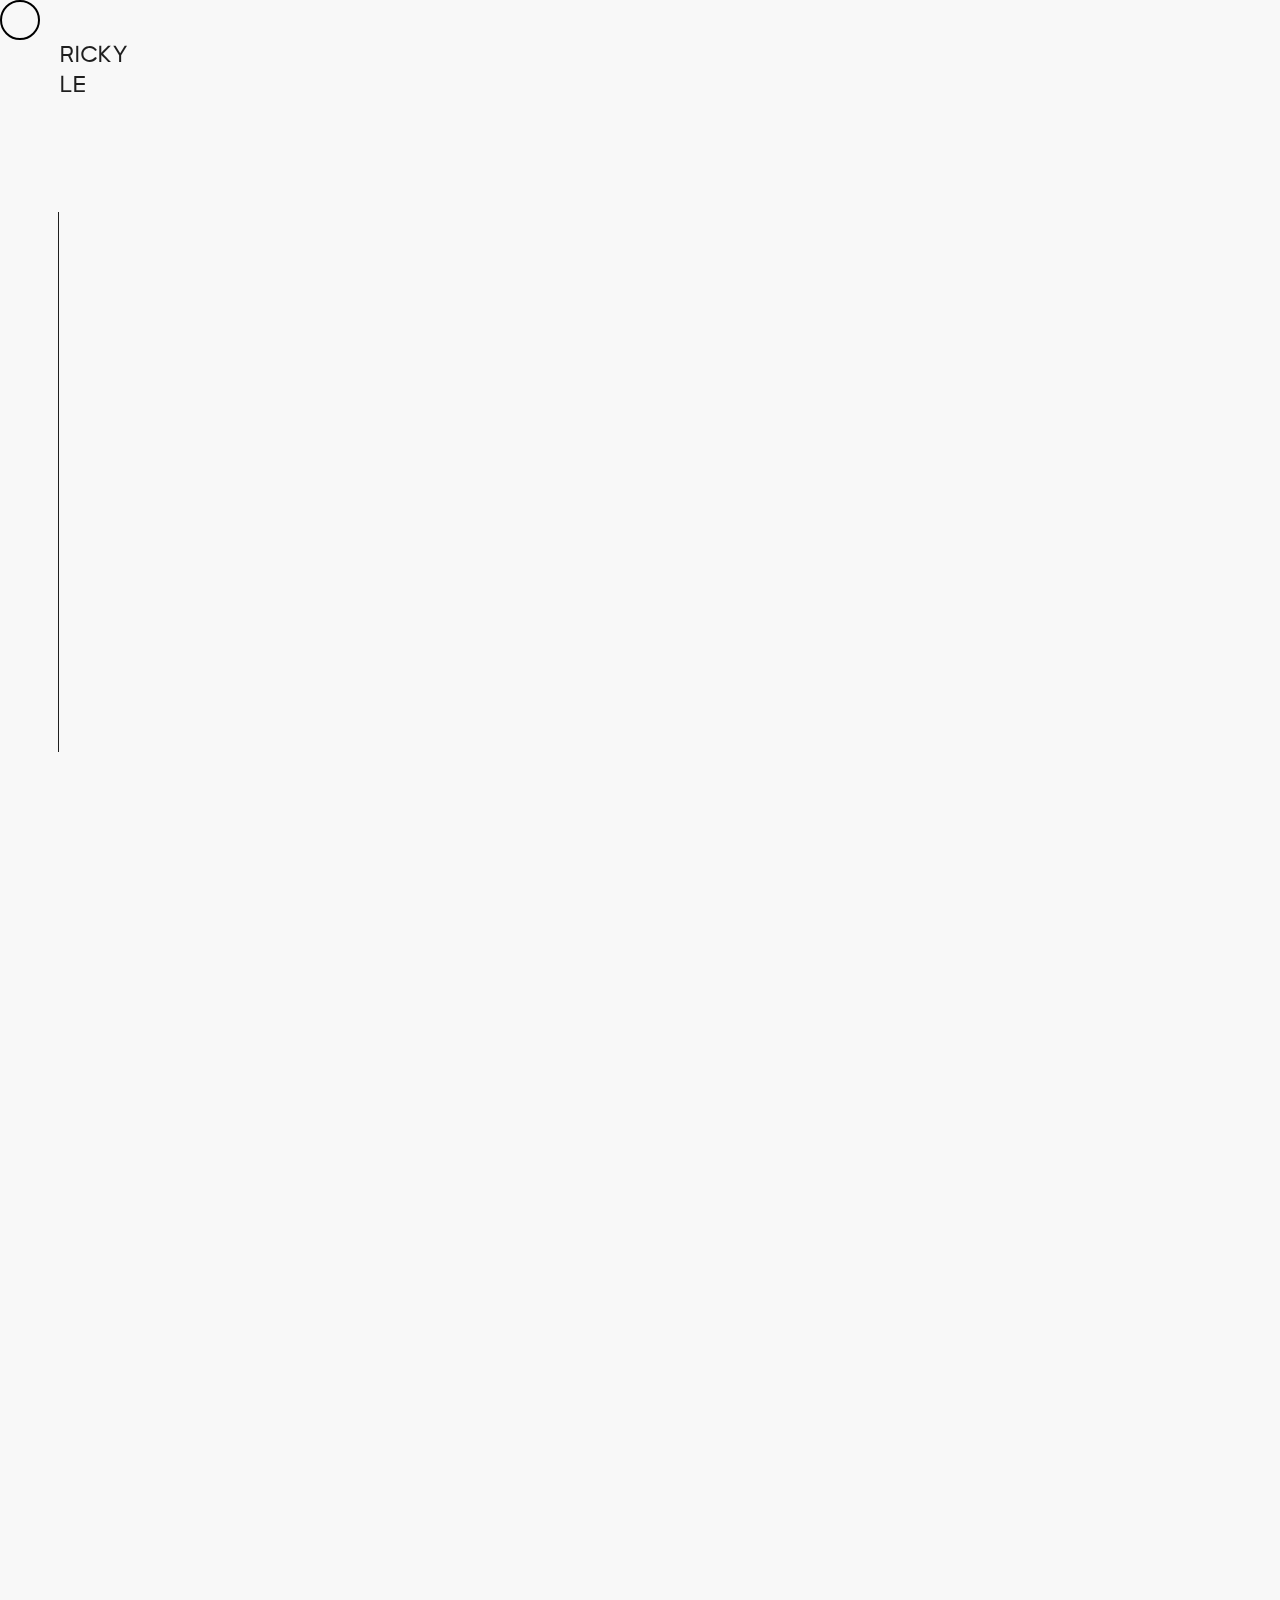
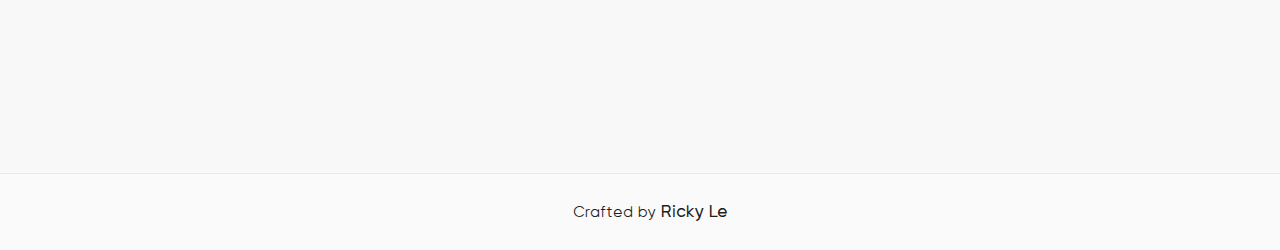
<file: index.html>
<!DOCTYPE html>
<html data-wf-page="610040e394ffb43bf4aeeb5f" data-wf-site="610040e394ffb469eeaeeb5c">
<head>
  <meta charset="utf-8">
  <title>Ricky Le - Frontend Developer</title>
  <meta content="Elegant, minimal portfolio template with light &amp; dark modes, CMS and sleek animations &amp; interactions." name="description">
  <meta content="Ricky Le - Portfolio" property="og:title">
  <meta content="Elegant, minimal portfolio template with light &amp; dark modes, CMS and sleek animations &amp; interactions." property="og:description">
  <meta content="Ricky Le - Portfolio" property="twitter:title">
  <meta content="Elegant, minimal portfolio template with light &amp; dark modes, CMS and sleek animations &amp; interactions." property="twitter:description">
  <meta property="og:type" content="website">
  <meta content="summary_large_image" name="twitter:card">
  <meta content="width=device-width, initial-scale=1" name="viewport">
  
  <link href="css/normalize.css" rel="stylesheet" type="text/css">
  <link href="css/style.css" rel="stylesheet" type="text/css">
  <link href="css/custom.css" rel="stylesheet" type="text/css">
  <!-- [if lt IE 9]><script src="https://cdnjs.cloudflare.com/ajax/libs/html5shiv/3.7.3/html5shiv.min.js" type="text/javascript"></script><![endif] -->
  <script type="text/javascript">!function(o,c){var n=c.documentElement,t=" w-mod-";n.className+=t+"js",("ontouchstart"in o||o.DocumentTouch&&c instanceof DocumentTouch)&&(n.className+=t+"touch")}(window,document);</script>
  <link href="images/favicon.ico" rel="shortcut icon" type="image/x-icon">
  <link href="images/webclip.png" rel="apple-touch-icon">
</head>
<body>
  <div data-w-id="0de7a63c-97a7-e456-3fc5-960c2948f6fc" style="opacity:0" class="dark-light-toggle-wrap">
    <div class="toggle-wrap">
      <div class="toggle">
        <div class="toggle-active">
          <div class="top-line"></div>
          <div class="bottom-line"></div>
        </div>
      </div>
    </div>
  </div>
  <div class="cursor"></div>
  <div class="left-nav-bar">
    <a data-w-id="dced6a16-34f3-3508-1e77-91bba4ae09d2" href="index.html" aria-current="page" class="home-link w-inline-block w--current">
      <div>Ricky<br>Le</div>
    </a>
    <div class="progress-bar">
      <div class="progress"></div>
    </div>
  </div>
  <div style="opacity:0" class="right">
    <div class="play-video-contain">
      <a href="#" data-w-id="147e2f88-cb5a-44a8-6622-e36711afced6" class="lightbox-link w-inline-block w-lightbox">
        <div class="play-image-wrap"><img src="images/Play-SVG.svg" loading="lazy" alt="" class="black-play"><img src="images/White-play.svg" loading="lazy" alt="" class="white-play"></div>
        <script type="application/json" class="w-json">{
  "items": [
    {
      "type": "video",
      "originalUrl": "https://www.youtube.com/watch?v=r233kDWShkAautoplay=1",
      "url": "https://www.youtube.com/watch?v=r233kDWShkAautoplay=1",
      "html": "<iframe class=\"embedly-embed\" src=\"//cdn.embedly.com/widgets/media.html?src=https%3A%2F%2Fwww.youtube.com%2Fembed%2Fr233kDWShkA%3Fautoplay%3D1%26feature%3Doembed&display_name=YouTube&url=https%3A%2F%2Fwww.youtube.com%2Fwatch%3Fv%3Dr233kDWShkA&image=https%3A%2F%2Fi.ytimg.com%2Fvi%2Fr233kDWShkA%2Fhqdefault.jpg&args=autoplay%3D1&key=96f1f04c5f4143bcb0f2e68c87d65feb&autoplay=1&type=text%2Fhtml&schema=youtube\" width=\"940\" height=\"528\" scrolling=\"no\" title=\"YouTube embed\" frameborder=\"0\" allow=\"autoplay; fullscreen\" allowfullscreen=\"true\"></iframe>",
      "thumbnailUrl": "https://i.ytimg.com/vi/r233kDWShkA/hqdefault.jpg",
      "width": 940,
      "height": 528
    }
  ]
}</script>
      </a>
      <div data-w-id="147e2f88-cb5a-44a8-6622-e36711afceda" class="circle-letters-wrap">
        <div class="letter">A</div>
        <div class="letter y">y</div>
        <div class="letter v">v</div>
        <div class="letter i">i</div>
        <div class="letter d">d</div>
        <div class="letter e">e</div>
        <div class="letter o">o</div>
        <div class="letter p">P</div>
        <div class="letter l">L</div>
      </div>
    </div>
    <div class="menu"></div>
    <div class="w-layout-grid nav-menu-grid">
      <a data-w-id="5ba85d90-2247-75e0-cfc7-94b206f83e10" href="contact.html" class="nav-link w-inline-block">
        <div>contact</div>
      </a>
      <a data-w-id="5ba85d90-2247-75e0-cfc7-94b206f83e13" href="about.html" class="nav-link w-inline-block">
        <div>about</div>
      </a>
      <a data-w-id="5ba85d90-2247-75e0-cfc7-94b206f83e19" href="index.html" aria-current="page" class="nav-link w-inline-block w--current">
        <div>home</div>
      </a>
    </div>
  </div>
  <div class="section wf-section">
    <div class="container">
      <div style="-webkit-transform:translate3d(0, 47%, 0) scale3d(0.9, 0.9, 1) rotateX(0) rotateY(0) rotateZ(0) skew(0deg, 26deg);-moz-transform:translate3d(0, 47%, 0) scale3d(0.9, 0.9, 1) rotateX(0) rotateY(0) rotateZ(0) skew(0deg, 26deg);-ms-transform:translate3d(0, 47%, 0) scale3d(0.9, 0.9, 1) rotateX(0) rotateY(0) rotateZ(0) skew(0deg, 26deg);transform:translate3d(0, 47%, 0) scale3d(0.9, 0.9, 1) rotateX(0) rotateY(0) rotateZ(0) skew(0deg, 26deg);opacity:0" class="hero-title-wrap">
        <div class="word-wrap">
          <h1 data-w-id="282f0da6-64a8-c3ce-da1b-b9c5e417088a">Frontend</h1>
        </div>
        <div class="word-wrap">
          <h1 data-w-id="f47294c9-734f-efb8-fb8b-21c7c69d1175">+</h1>
        </div>
        <div class="word-wrap">
          <h1 data-w-id="5d26a2a9-b1a8-dc2f-30ba-e8df1c8c15cd">Shopify</h1>
        </div>
        <div class="word-wrap">
          <h1 data-w-id="14454ebf-862a-2ab8-72f6-523c3d3f9888">Developer</h1>
        </div>
      </div>
      <div class="collection-list-wrapper w-dyn-list">
        <div role="list" class="w-dyn-items">
          <div role="listitem" class="collection-item w-dyn-item">
            <a data-w-id="713e1c69-0e67-2bfe-25b2-e35f24b25e81" style="opacity:0" href="saigon-drip.html" class="project-link w-inline-block">
              <div class="project-image" style="background-image: url('images/saigon-drip/saigon-drip-full-kit.jpg');">
                <div class="project-title-contain">
                  <div class="word-wrap">
                    <h2 data-w-id="b6046dbe-ce2e-e838-eae4-b3dbe88f69c7" class="project-heading">Saigon Drip</h2>
                  </div>
                  <h5 class="project-type">Shopify + Custom Theme Development</h5>
                </div>
              </div>
            </a>
          </div>
          <div role="listitem" class="collection-item w-dyn-item">
            <a data-w-id="713e1c69-0e67-2bfe-25b2-e35f24b25e81" style="opacity:0" href="crwn-clothing.html" class="project-link w-inline-block">
              <div class="project-image" style="background-image: url('images/crwn-clothing/male-model-main.jpg');">
                <div class="project-title-contain">
                  <div class="word-wrap">
                    <h2 data-w-id="b6046dbe-ce2e-e838-eae4-b3dbe88f69c7" class="project-heading">Crwn Clothing</h2>
                  </div>
                  <h5 class="project-type">React/Redux + Firebase</h5>
                </div>
              </div>
            </a>
          </div>
        </div>
        <!-- <div class="w-dyn-empty">
          <div>No items found.</div>
        </div> -->
      </div>
    </div>
    <a data-w-id="bde57352-8e83-14a7-e024-24b9e0e64301" style="opacity:0" href="about.html" class="bottom-link">about<br><span class="small-bottom-link-text">Learn more</span></a>
  </div>
  <div class="section footer wf-section">
    <div class="container footer">
      <div data-w-id="8d6fbb69-201b-9bc7-b266-48cc8722f336" class="copyrights">Crafted by <a href="https://www.rickyle.com/" class="copyrights-link">Ricky Le</a>
      </div>
    </div>
  </div>
  <script src="https://d3e54v103j8qbb.cloudfront.net/js/jquery-3.5.1.min.dc5e7f18c8.js?site=610040e394ffb469eeaeeb5c" type="text/javascript" integrity="sha256-9/aliU8dGd2tb6OSsuzixeV4y/faTqgFtohetphbbj0=" crossorigin="anonymous"></script>
  <script src="js/custom.js" type="text/javascript"></script>
  <!-- [if lte IE 9]><script src="https://cdnjs.cloudflare.com/ajax/libs/placeholders/3.0.2/placeholders.min.js"></script><![endif] -->
</body>
</html>
</file>
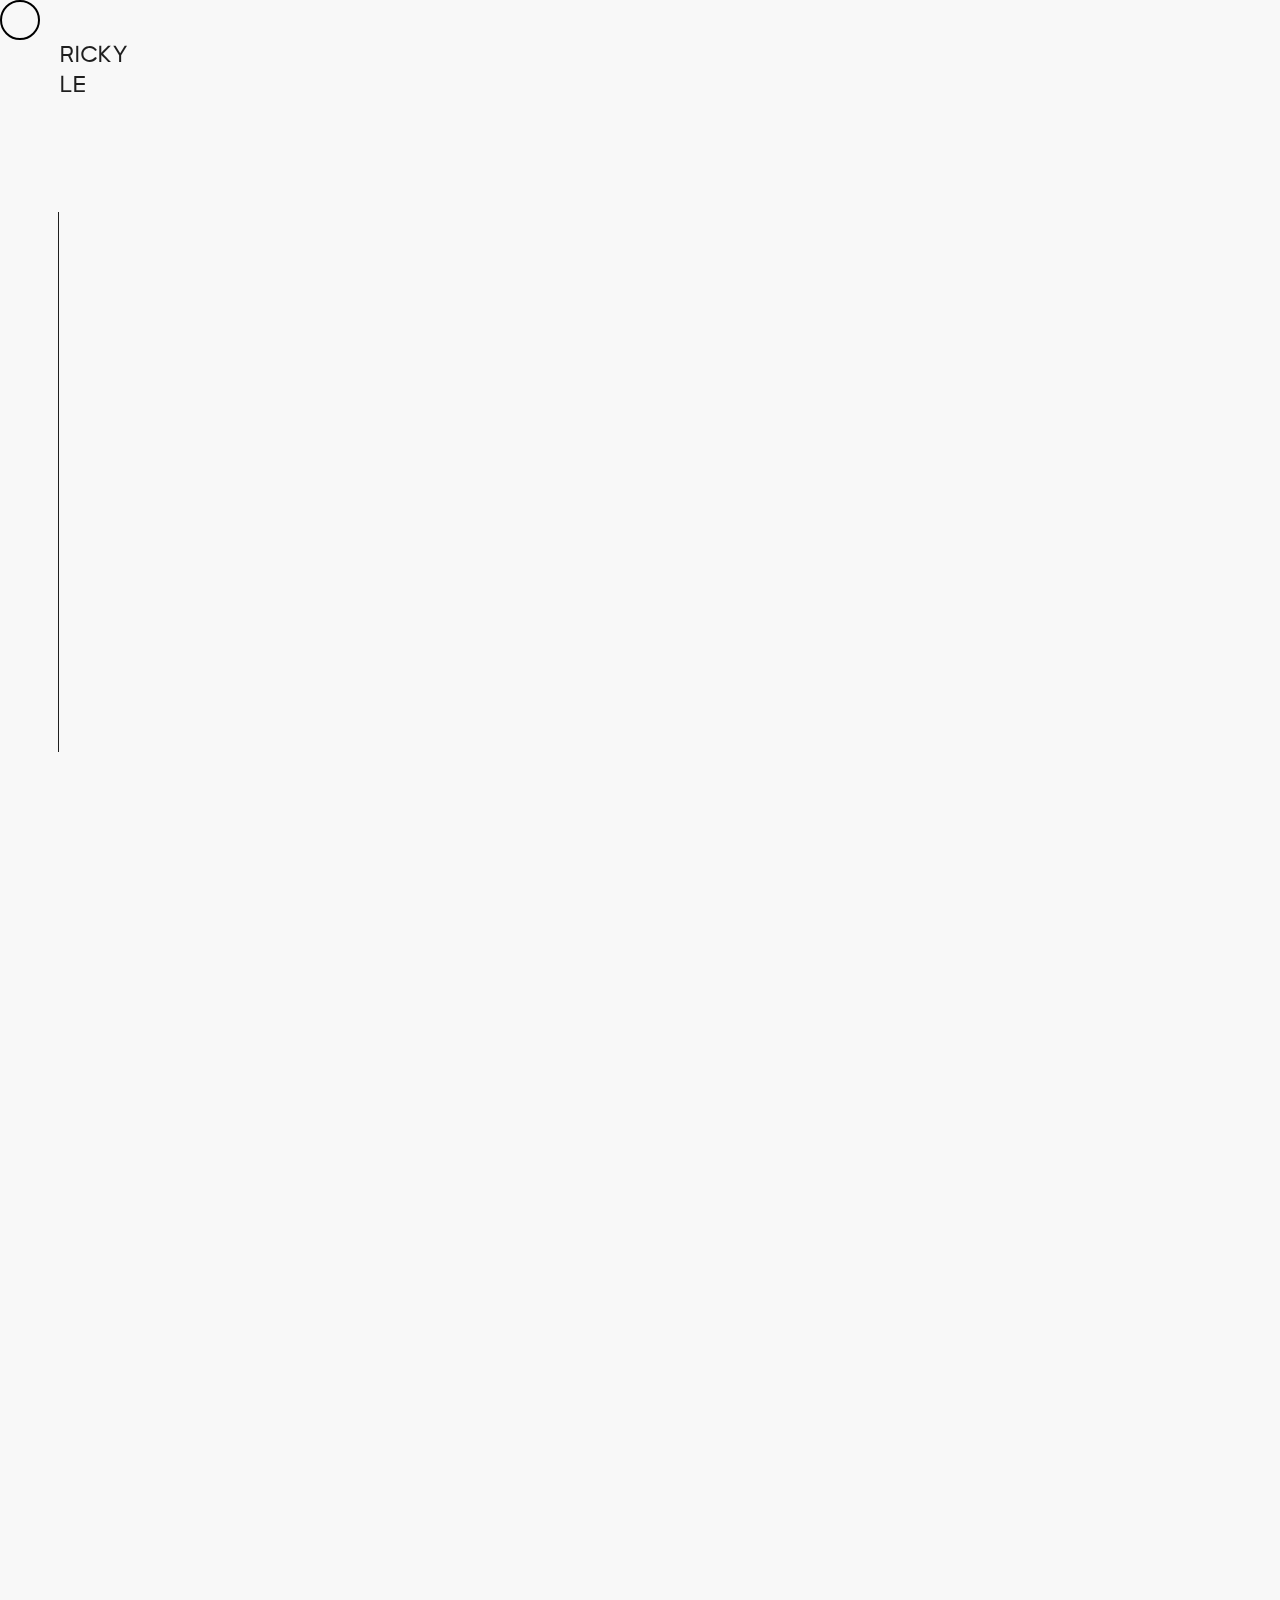
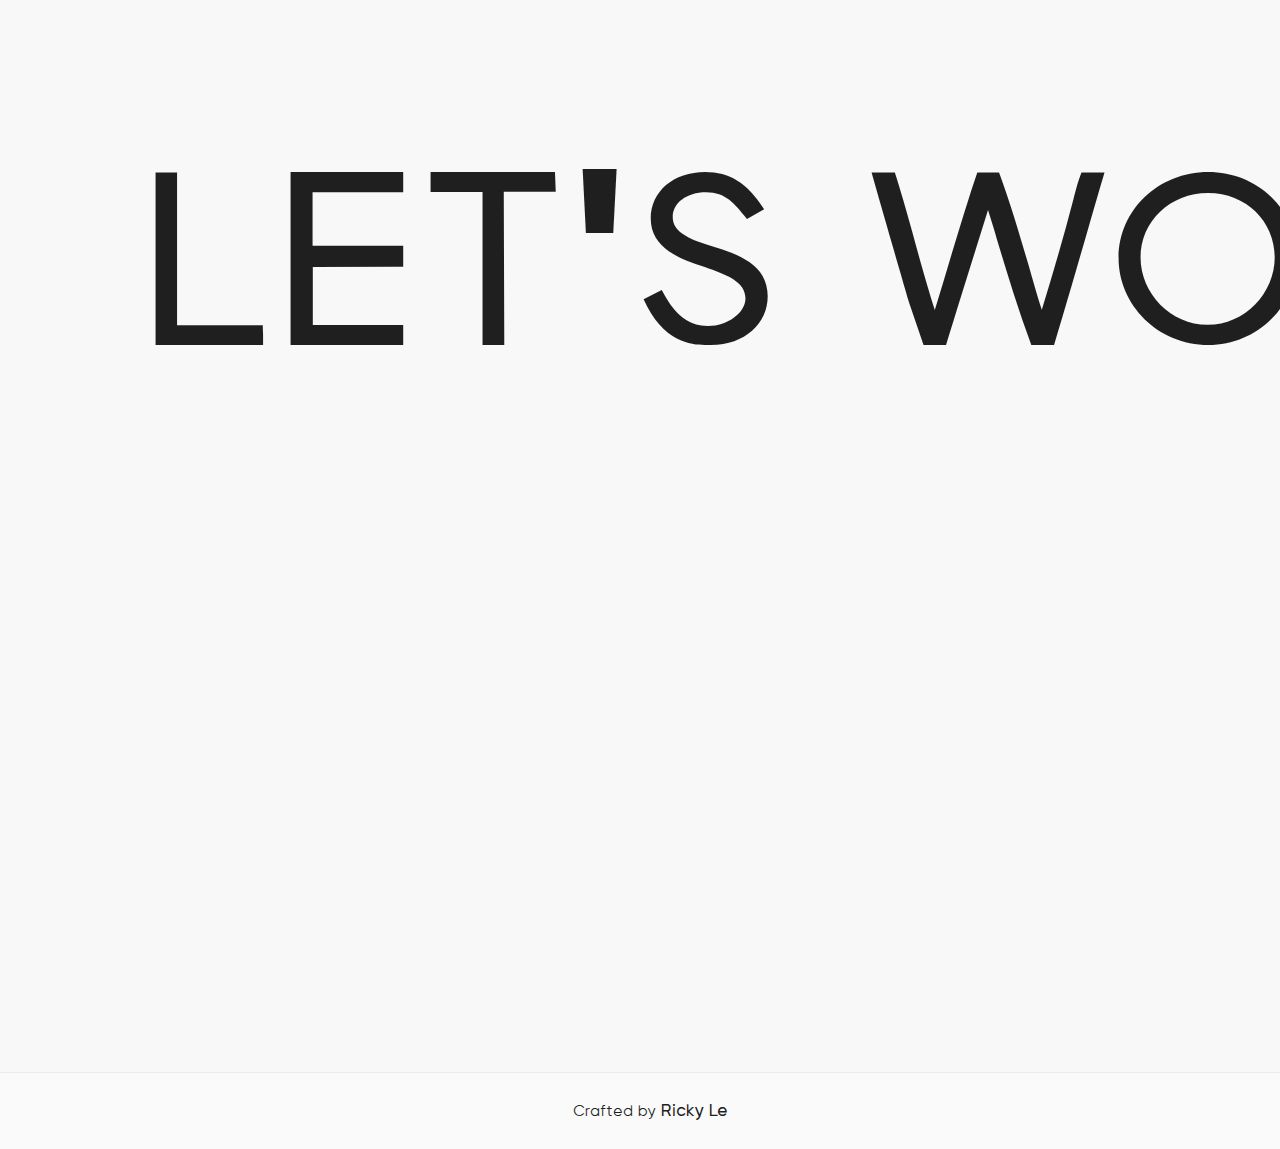
<file: about.html>
<!DOCTYPE html>
<html data-wf-page="610040e394ffb4c5a6aeeb63" data-wf-site="610040e394ffb469eeaeeb5c">
<head>
  <meta charset="utf-8">
  <title>About</title>
  <meta content="About" property="og:title">
  <meta content="About" property="twitter:title">
  <meta content="width=device-width, initial-scale=1" name="viewport">
  
  <link href="css/normalize.css" rel="stylesheet" type="text/css">
  <link href="css/style.css" rel="stylesheet" type="text/css">
  <link href="css/custom.css" rel="stylesheet" type="text/css">
  <!-- [if lt IE 9]><script src="https://cdnjs.cloudflare.com/ajax/libs/html5shiv/3.7.3/html5shiv.min.js" type="text/javascript"></script><![endif] -->
  <script type="text/javascript">!function(o,c){var n=c.documentElement,t=" w-mod-";n.className+=t+"js",("ontouchstart"in o||o.DocumentTouch&&c instanceof DocumentTouch)&&(n.className+=t+"touch")}(window,document);</script>
  <link href="images/favicon.ico" rel="shortcut icon" type="image/x-icon">
  <link href="images/webclip.png" rel="apple-touch-icon">
</head>
<body>
  <div data-w-id="0de7a63c-97a7-e456-3fc5-960c2948f6fc" style="opacity:0" class="dark-light-toggle-wrap">
    <div class="toggle-wrap">
      <div class="toggle">
        <div class="toggle-active">
          <div class="top-line"></div>
          <div class="bottom-line"></div>
        </div>
      </div>
    </div>
  </div>
  <div class="cursor"></div>
  <div class="left-nav-bar">
    <a data-w-id="dced6a16-34f3-3508-1e77-91bba4ae09d2" href="index.html" class="home-link w-inline-block">
      <div>Ricky<br>Le</div>
    </a>
    <div class="progress-bar">
      <div class="progress"></div>
    </div>
  </div>
  <div style="opacity:0" class="right">
    <div class="play-video-contain">
      <a href="#" data-w-id="147e2f88-cb5a-44a8-6622-e36711afced6" class="lightbox-link w-inline-block w-lightbox">
        <div class="play-image-wrap"><img src="images/Play-SVG.svg" loading="lazy" alt="" class="black-play"><img src="images/White-play.svg" loading="lazy" alt="" class="white-play"></div>
        <script type="application/json" class="w-json">{
  "items": [
    {
      "type": "video",
      "originalUrl": "https://www.youtube.com/watch?v=r233kDWShkAautoplay=1",
      "url": "https://www.youtube.com/watch?v=r233kDWShkAautoplay=1",
      "html": "<iframe class=\"embedly-embed\" src=\"//cdn.embedly.com/widgets/media.html?src=https%3A%2F%2Fwww.youtube.com%2Fembed%2Fr233kDWShkA%3Fautoplay%3D1%26feature%3Doembed&display_name=YouTube&url=https%3A%2F%2Fwww.youtube.com%2Fwatch%3Fv%3Dr233kDWShkA&image=https%3A%2F%2Fi.ytimg.com%2Fvi%2Fr233kDWShkA%2Fhqdefault.jpg&args=autoplay%3D1&key=96f1f04c5f4143bcb0f2e68c87d65feb&autoplay=1&type=text%2Fhtml&schema=youtube\" width=\"940\" height=\"528\" scrolling=\"no\" title=\"YouTube embed\" frameborder=\"0\" allow=\"autoplay; fullscreen\" allowfullscreen=\"true\"></iframe>",
      "thumbnailUrl": "https://i.ytimg.com/vi/r233kDWShkA/hqdefault.jpg",
      "width": 940,
      "height": 528
    }
  ]
}</script>
      </a>
      <div data-w-id="147e2f88-cb5a-44a8-6622-e36711afceda" class="circle-letters-wrap">
        <div class="letter">A</div>
        <div class="letter y">y</div>
        <div class="letter v">v</div>
        <div class="letter i">i</div>
        <div class="letter d">d</div>
        <div class="letter e">e</div>
        <div class="letter o">o</div>
        <div class="letter p">P</div>
        <div class="letter l">L</div>
      </div>
    </div>
    <div class="menu"></div>
    <div class="w-layout-grid nav-menu-grid">
      <a data-w-id="5ba85d90-2247-75e0-cfc7-94b206f83e10" href="contact.html" class="nav-link w-inline-block">
        <div>contact</div>
      </a>
      <a data-w-id="5ba85d90-2247-75e0-cfc7-94b206f83e13" href="about.html" aria-current="page" class="nav-link w-inline-block w--current">
        <div>about</div>
      </a>
      <a data-w-id="5ba85d90-2247-75e0-cfc7-94b206f83e19" href="index.html" class="nav-link w-inline-block">
        <div>home</div>
      </a>
    </div>
  </div>
  <div class="section about wf-section">
    <div class="container about-title">
      <h1 data-w-id="bb97d2d7-9556-d97b-ac31-7d6e9d0fa053" style="-webkit-transform:translate3d(0, 47%, 0) scale3d(0.9, 0.9, 1) rotateX(0) rotateY(0) rotateZ(0) skew(0deg, 26deg);-moz-transform:translate3d(0, 47%, 0) scale3d(0.9, 0.9, 1) rotateX(0) rotateY(0) rotateZ(0) skew(0deg, 26deg);-ms-transform:translate3d(0, 47%, 0) scale3d(0.9, 0.9, 1) rotateX(0) rotateY(0) rotateZ(0) skew(0deg, 26deg);transform:translate3d(0, 47%, 0) scale3d(0.9, 0.9, 1) rotateX(0) rotateY(0) rotateZ(0) skew(0deg, 26deg);opacity:0">Hey there.</h1>
    </div>
    <div class="container about">
      <div style="opacity:0;-webkit-transform:translate3d(0, 18%, 0) scale3d(0.9, 0.9, 1) rotateX(0) rotateY(0) rotateZ(0) skew(0deg, 26deg);-moz-transform:translate3d(0, 18%, 0) scale3d(0.9, 0.9, 1) rotateX(0) rotateY(0) rotateZ(0) skew(0deg, 26deg);-ms-transform:translate3d(0, 18%, 0) scale3d(0.9, 0.9, 1) rotateX(0) rotateY(0) rotateZ(0) skew(0deg, 26deg);transform:translate3d(0, 18%, 0) scale3d(0.9, 0.9, 1) rotateX(0) rotateY(0) rotateZ(0) skew(0deg, 26deg)" class="about-content">
        <div class="about-image-contain">
          <div data-w-id="9630781a-c1ae-f73c-eead-8280acf3f1d1" style="opacity:0" class="about-image"></div>
        </div>
        <div data-w-id="c00cfa97-458b-2d9d-88d7-0e416b104f5d" style="opacity:0" class="about-bio">
          <h3 data-w-id="9556926f-6baa-fa93-b8cb-5676587e7ba4">About me</h3>
          <p class="large">I'm a front end developer based out of Toronto, Canada. A digital marketer turned web developer, I found my love for coding and haven't looked back. As a life-long learner, I beleive the growth comes out of a person taking on new challenges and endeavours. Web Development has put me a world that keeps me constantly excited - I've found a life's passion here. </p>
          <h3 data-w-id="0e78654f-5f2f-41c5-23a0-b47b323137c6">Connect</h3>
          <a data-w-id="d4cf7be2-8620-780e-505b-d80f2f56c9f2" href="https://github.com/le-ricky/" class="social-media">Github</a>
          <a data-w-id="0fc1ae27-7f19-45eb-e00c-8a967a377d36" href="www.linkedin.com/in/lericky" class="social-media">LinkedIn</a>
        </div>
      </div>
    </div>
  </div>
  <div class="section moving-text-section wf-section">
    <h1 class="scrolling-text">LET&#x27;S WORK TOGETHER * LET&#x27;S WORK TOGETHER * LET&#x27;S WORK TOGETHER * LET&#x27;S WORK TOGETHER</h1>
  </div>
  <div class="section wf-section">
    <a data-w-id="aee2f61d-c347-df66-c89a-a26ce10bea04" style="opacity:0" href="contact.html" class="bottom-link">contact<br><span class="small-bottom-link-text">Let&#x27;s Chat</span></a>
  </div>
  <div class="section footer wf-section">
    <div class="container footer">
      <div data-w-id="8d6fbb69-201b-9bc7-b266-48cc8722f336" class="copyrights">Crafted by <a href="https://www.rickyle.com/" class="copyrights-link">Ricky Le</a>
      </div>
    </div>
  </div>
  <script src="https://d3e54v103j8qbb.cloudfront.net/js/jquery-3.5.1.min.dc5e7f18c8.js?site=610040e394ffb469eeaeeb5c" type="text/javascript" integrity="sha256-9/aliU8dGd2tb6OSsuzixeV4y/faTqgFtohetphbbj0=" crossorigin="anonymous"></script>
  <script src="js/custom.js" type="text/javascript"></script>
  <!-- [if lte IE 9]><script src="https://cdnjs.cloudflare.com/ajax/libs/placeholders/3.0.2/placeholders.min.js"></script><![endif] -->
</body>
</html>
</file>
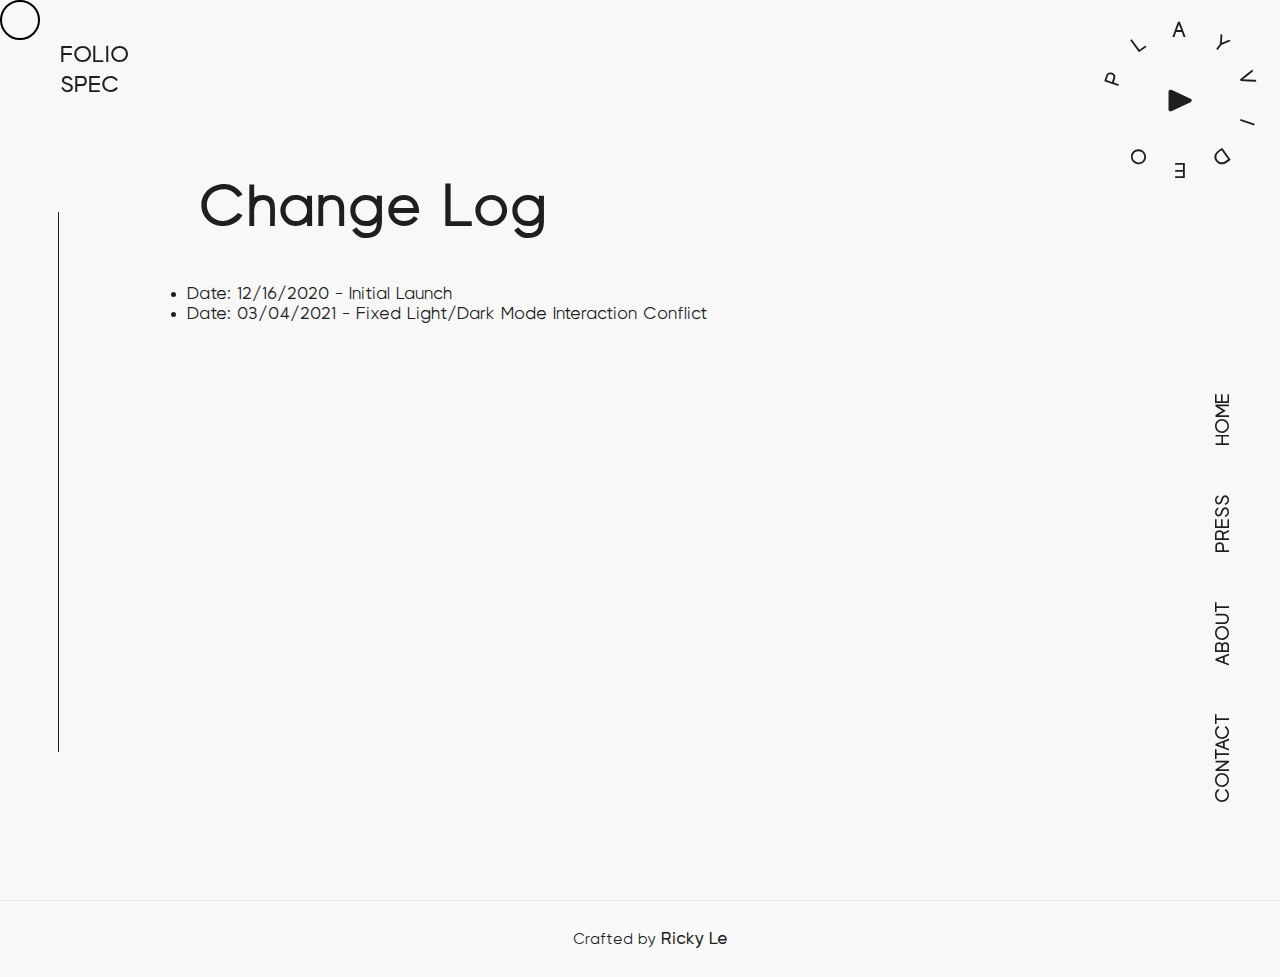
<file: change-log.html>
<!DOCTYPE html>
<html data-wf-page="610040e394ffb40f27aeeb6a" data-wf-site="610040e394ffb469eeaeeb5c">
<head>
  <meta charset="utf-8">
  <title>Change Log</title>
  <meta content="Change Log" property="og:title">
  <meta content="Change Log" property="twitter:title">
  <meta content="width=device-width, initial-scale=1" name="viewport">
  
  <link href="css/normalize.css" rel="stylesheet" type="text/css">
  <link href="css/style.css" rel="stylesheet" type="text/css">
  <link href="css/custom.css" rel="stylesheet" type="text/css">
  <!-- [if lt IE 9]><script src="https://cdnjs.cloudflare.com/ajax/libs/html5shiv/3.7.3/html5shiv.min.js" type="text/javascript"></script><![endif] -->
  <script type="text/javascript">!function(o,c){var n=c.documentElement,t=" w-mod-";n.className+=t+"js",("ontouchstart"in o||o.DocumentTouch&&c instanceof DocumentTouch)&&(n.className+=t+"touch")}(window,document);</script>
  <link href="images/favicon.ico" rel="shortcut icon" type="image/x-icon">
  <link href="images/webclip.png" rel="apple-touch-icon">
  <meta name="robots" content="noindex">
</head>
<body>
  <div class="cursor"></div>
  <div class="left-nav-bar">
    <a data-w-id="dced6a16-34f3-3508-1e77-91bba4ae09d2" href="index.html" class="home-link w-inline-block">
      <div>folio<br>spec</div>
    </a>
    <div class="progress-bar">
      <div class="progress"></div>
    </div>
  </div>
  <div class="section change-log-section wf-section">
    <div class="container">
      <div class="heading-wrap">
        <h2>Change Log</h2>
      </div>
      <div class="change-log w-richtext">
        <ul role="list">
          <li>Date: 12/16/2020 - Initial Launch</li>
          <li>Date: 03/04/2021 - Fixed Light/Dark Mode Interaction Conflict</li>
        </ul>
      </div>
    </div>
  </div>
  <div class="section footer wf-section">
    <div class="container footer">
      <div data-w-id="8d6fbb69-201b-9bc7-b266-48cc8722f336" class="copyrights">Crafted by <a href="https://www.rickyle.com/" class="copyrights-link">Ricky Le</a>
      </div>
    </div>
  </div>
  <div class="right">
    <div class="play-video-contain">
      <a href="#" data-w-id="147e2f88-cb5a-44a8-6622-e36711afced6" class="lightbox-link w-inline-block w-lightbox">
        <div class="play-image-wrap"><img src="images/Play-SVG.svg" loading="lazy" alt="" class="black-play"><img src="images/White-play.svg" loading="lazy" alt="" class="white-play"></div>
        <script type="application/json" class="w-json">{
  "items": [
    {
      "type": "video",
      "originalUrl": "https://www.youtube.com/watch?v=r233kDWShkAautoplay=1",
      "url": "https://www.youtube.com/watch?v=r233kDWShkAautoplay=1",
      "html": "<iframe class=\"embedly-embed\" src=\"//cdn.embedly.com/widgets/media.html?src=https%3A%2F%2Fwww.youtube.com%2Fembed%2Fr233kDWShkA%3Fautoplay%3D1%26feature%3Doembed&display_name=YouTube&url=https%3A%2F%2Fwww.youtube.com%2Fwatch%3Fv%3Dr233kDWShkA&image=https%3A%2F%2Fi.ytimg.com%2Fvi%2Fr233kDWShkA%2Fhqdefault.jpg&args=autoplay%3D1&key=96f1f04c5f4143bcb0f2e68c87d65feb&autoplay=1&type=text%2Fhtml&schema=youtube\" width=\"940\" height=\"528\" scrolling=\"no\" title=\"YouTube embed\" frameborder=\"0\" allow=\"autoplay; fullscreen\" allowfullscreen=\"true\"></iframe>",
      "thumbnailUrl": "https://i.ytimg.com/vi/r233kDWShkA/hqdefault.jpg",
      "width": 940,
      "height": 528
    }
  ]
}</script>
      </a>
      <div data-w-id="147e2f88-cb5a-44a8-6622-e36711afceda" class="circle-letters-wrap">
        <div class="letter">A</div>
        <div class="letter y">y</div>
        <div class="letter v">v</div>
        <div class="letter i">i</div>
        <div class="letter d">d</div>
        <div class="letter e">e</div>
        <div class="letter o">o</div>
        <div class="letter p">P</div>
        <div class="letter l">L</div>
      </div>
    </div>
    <div class="menu"></div>
    <div class="w-layout-grid nav-menu-grid">
      <a data-w-id="5ba85d90-2247-75e0-cfc7-94b206f83e10" href="contact.html" class="nav-link w-inline-block">
        <div>contact</div>
      </a>
      <a data-w-id="5ba85d90-2247-75e0-cfc7-94b206f83e13" href="about.html" class="nav-link w-inline-block">
        <div>about</div>
      </a>
      <a data-w-id="5ba85d90-2247-75e0-cfc7-94b206f83e16" href="press.html" class="nav-link w-inline-block">
        <div>PRESS</div>
      </a>
      <a data-w-id="5ba85d90-2247-75e0-cfc7-94b206f83e19" href="index.html" class="nav-link w-inline-block">
        <div>home</div>
      </a>
    </div>
  </div>
  <script src="https://d3e54v103j8qbb.cloudfront.net/js/jquery-3.5.1.min.dc5e7f18c8.js?site=610040e394ffb469eeaeeb5c" type="text/javascript" integrity="sha256-9/aliU8dGd2tb6OSsuzixeV4y/faTqgFtohetphbbj0=" crossorigin="anonymous"></script>
  <script src="js/custom.js" type="text/javascript"></script>
  <!-- [if lte IE 9]><script src="https://cdnjs.cloudflare.com/ajax/libs/placeholders/3.0.2/placeholders.min.js"></script><![endif] -->
</body>
</html>
</file>
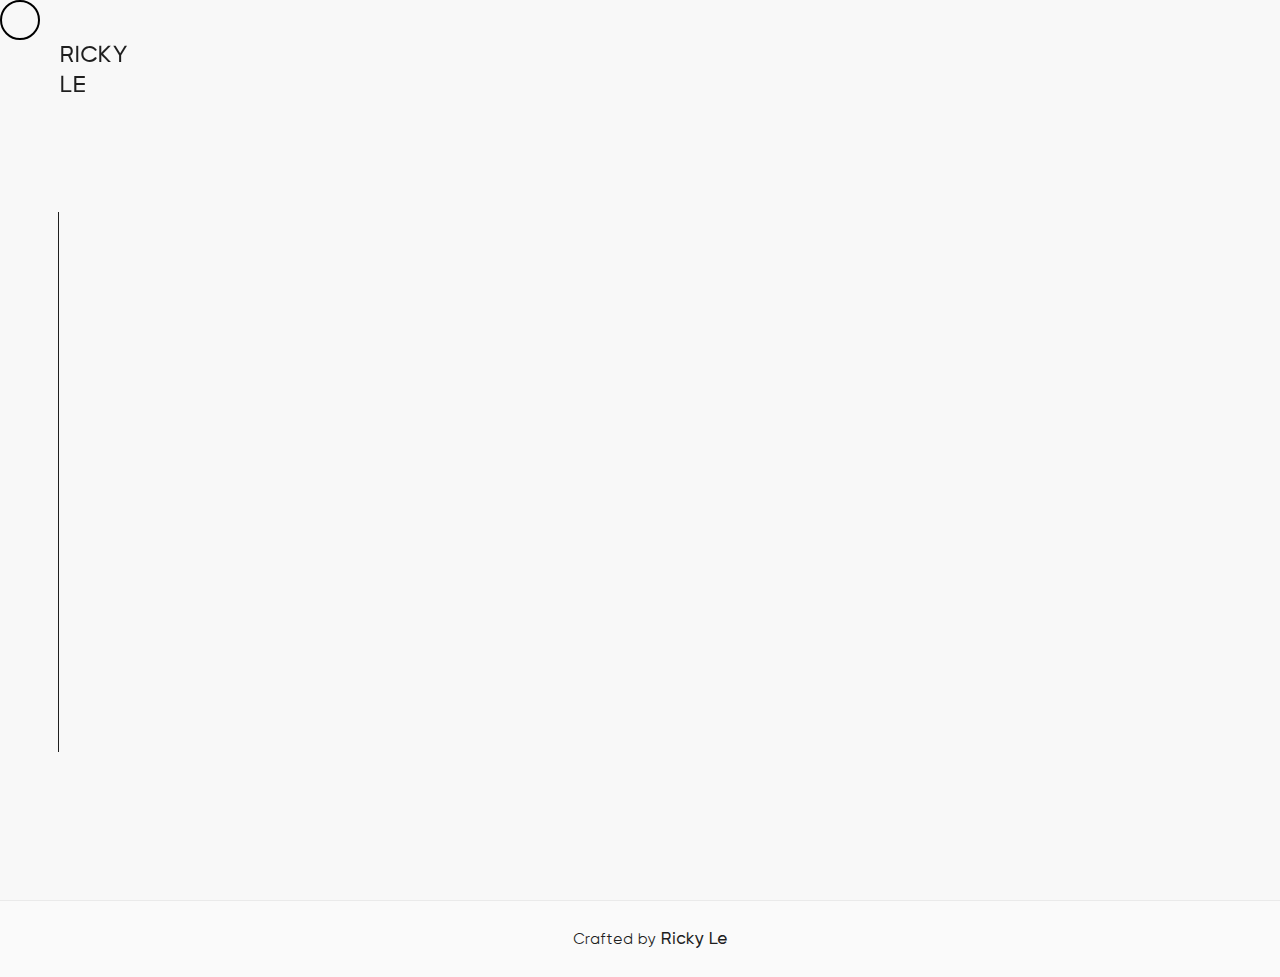
<file: contact.html>
<!DOCTYPE html>
<html data-wf-page="610040e394ffb4610faeeb62" data-wf-site="610040e394ffb469eeaeeb5c">
<head>
  <meta charset="utf-8">
  <title>Contact</title>
  <meta content="Contact" property="og:title">
  <meta content="Contact" property="twitter:title">
  <meta content="width=device-width, initial-scale=1" name="viewport">
  
  <link href="css/normalize.css" rel="stylesheet" type="text/css">
  <link href="css/style.css" rel="stylesheet" type="text/css">
  <link href="css/custom.css" rel="stylesheet" type="text/css">
  <!-- [if lt IE 9]><script src="https://cdnjs.cloudflare.com/ajax/libs/html5shiv/3.7.3/html5shiv.min.js" type="text/javascript"></script><![endif] -->
  <script type="text/javascript">!function(o,c){var n=c.documentElement,t=" w-mod-";n.className+=t+"js",("ontouchstart"in o||o.DocumentTouch&&c instanceof DocumentTouch)&&(n.className+=t+"touch")}(window,document);</script>
  <link href="images/favicon.ico" rel="shortcut icon" type="image/x-icon">
  <link href="images/webclip.png" rel="apple-touch-icon">
</head>
<body>
  <div data-w-id="0de7a63c-97a7-e456-3fc5-960c2948f6fc" style="opacity:0" class="dark-light-toggle-wrap">
    <div class="toggle-wrap">
      <div class="toggle">
        <div class="toggle-active">
          <div class="top-line"></div>
          <div class="bottom-line"></div>
        </div>
      </div>
    </div>
  </div>
  <div class="cursor"></div>
  <div class="left-nav-bar">
    <a data-w-id="dced6a16-34f3-3508-1e77-91bba4ae09d2" href="index.html" class="home-link w-inline-block">
      <div>Ricky<br>Le</div>
    </a>
    <div class="progress-bar">
      <div class="progress"></div>
    </div>
  </div>
  <div style="opacity:0" class="right">
    <div class="play-video-contain">
      <a href="#" data-w-id="147e2f88-cb5a-44a8-6622-e36711afced6" class="lightbox-link w-inline-block w-lightbox">
        <div class="play-image-wrap"><img src="images/Play-SVG.svg" loading="lazy" alt="" class="black-play"><img src="images/White-play.svg" loading="lazy" alt="" class="white-play"></div>
        <script type="application/json" class="w-json">{
  "items": [
    {
      "type": "video",
      "originalUrl": "https://www.youtube.com/watch?v=r233kDWShkAautoplay=1",
      "url": "https://www.youtube.com/watch?v=r233kDWShkAautoplay=1",
      "html": "<iframe class=\"embedly-embed\" src=\"//cdn.embedly.com/widgets/media.html?src=https%3A%2F%2Fwww.youtube.com%2Fembed%2Fr233kDWShkA%3Fautoplay%3D1%26feature%3Doembed&display_name=YouTube&url=https%3A%2F%2Fwww.youtube.com%2Fwatch%3Fv%3Dr233kDWShkA&image=https%3A%2F%2Fi.ytimg.com%2Fvi%2Fr233kDWShkA%2Fhqdefault.jpg&args=autoplay%3D1&key=96f1f04c5f4143bcb0f2e68c87d65feb&autoplay=1&type=text%2Fhtml&schema=youtube\" width=\"940\" height=\"528\" scrolling=\"no\" title=\"YouTube embed\" frameborder=\"0\" allow=\"autoplay; fullscreen\" allowfullscreen=\"true\"></iframe>",
      "thumbnailUrl": "https://i.ytimg.com/vi/r233kDWShkA/hqdefault.jpg",
      "width": 940,
      "height": 528
    }
  ]
}</script>
      </a>
      <div data-w-id="147e2f88-cb5a-44a8-6622-e36711afceda" class="circle-letters-wrap">
        <div class="letter">A</div>
        <div class="letter y">y</div>
        <div class="letter v">v</div>
        <div class="letter i">i</div>
        <div class="letter d">d</div>
        <div class="letter e">e</div>
        <div class="letter o">o</div>
        <div class="letter p">P</div>
        <div class="letter l">L</div>
      </div>
    </div>
    <div class="menu"></div>
    <div class="w-layout-grid nav-menu-grid">
      <a data-w-id="5ba85d90-2247-75e0-cfc7-94b206f83e10" href="contact.html" aria-current="page" class="nav-link w-inline-block w--current">
        <div>contact</div>
      </a>
      <a data-w-id="5ba85d90-2247-75e0-cfc7-94b206f83e13" href="about.html" class="nav-link w-inline-block">
        <div>about</div>
      </a>
      <a data-w-id="5ba85d90-2247-75e0-cfc7-94b206f83e19" href="index.html" class="nav-link w-inline-block">
        <div>home</div>
      </a>
    </div>
  </div>
  <div class="section contact wf-section">
    <div style="-webkit-transform:translate3d(0, 19%, 0) scale3d(0.9, 0.9, 1) rotateX(0) rotateY(0) rotateZ(0) skew(0deg, 18deg);-moz-transform:translate3d(0, 19%, 0) scale3d(0.9, 0.9, 1) rotateX(0) rotateY(0) rotateZ(0) skew(0deg, 18deg);-ms-transform:translate3d(0, 19%, 0) scale3d(0.9, 0.9, 1) rotateX(0) rotateY(0) rotateZ(0) skew(0deg, 18deg);transform:translate3d(0, 19%, 0) scale3d(0.9, 0.9, 1) rotateX(0) rotateY(0) rotateZ(0) skew(0deg, 18deg);opacity:0" class="container contact">
      <div class="w-layout-grid contact">
        <h2 data-w-id="c1b8db70-4366-bbd0-a2f8-83dd2c359806" class="contact-heading">Let&#x27;s build something beautiful!</h2>
        <div class="form-block w-form">
          <form action="https://formsubmit.co/ricky@rickyle.com" method="post" enctype="multipart/form-data" id="email-form" name="email-form" data-name="Email Form">
            <input type="text" class="form-field w-input" maxlength="256" name="Full-Name" data-name="Full Name" placeholder="Your Full Name " id="Full-Name" required="">
            <input type="email" class="form-field w-input" maxlength="256" name="Email" data-name="Email" placeholder="Your Email" id="Email" required="">
            <textarea placeholder="Your Message..." maxlength="5000" id="Message" name="Message" data-name="Message" required="" class="form-field message w-input"></textarea>
            <input type="submit" value="Submit" data-wait="Please wait..." class="submit-button w-button">
          </form>
          <div class="success-message w-form-done">
            <div class="text-block">Thank you! Your submission has been received!</div>
          </div>
          <div class="w-form-fail">
            <div>Oops! Something went wrong while submitting the form.</div>
          </div>
        </div>
      </div>
    </div>
  </div>
  <div class="section footer wf-section">
    <div class="container footer">
      <div data-w-id="8d6fbb69-201b-9bc7-b266-48cc8722f336" class="copyrights">Crafted by <a href="https://www.rickyle.com/" class="copyrights-link">Ricky Le</a>
      </div>
    </div>
  </div>
  <script src="https://d3e54v103j8qbb.cloudfront.net/js/jquery-3.5.1.min.dc5e7f18c8.js?site=610040e394ffb469eeaeeb5c" type="text/javascript" integrity="sha256-9/aliU8dGd2tb6OSsuzixeV4y/faTqgFtohetphbbj0=" crossorigin="anonymous"></script>
  <script src="js/custom.js" type="text/javascript"></script>
  <!-- [if lte IE 9]><script src="https://cdnjs.cloudflare.com/ajax/libs/placeholders/3.0.2/placeholders.min.js"></script><![endif] -->
</body>
</html>
</file>
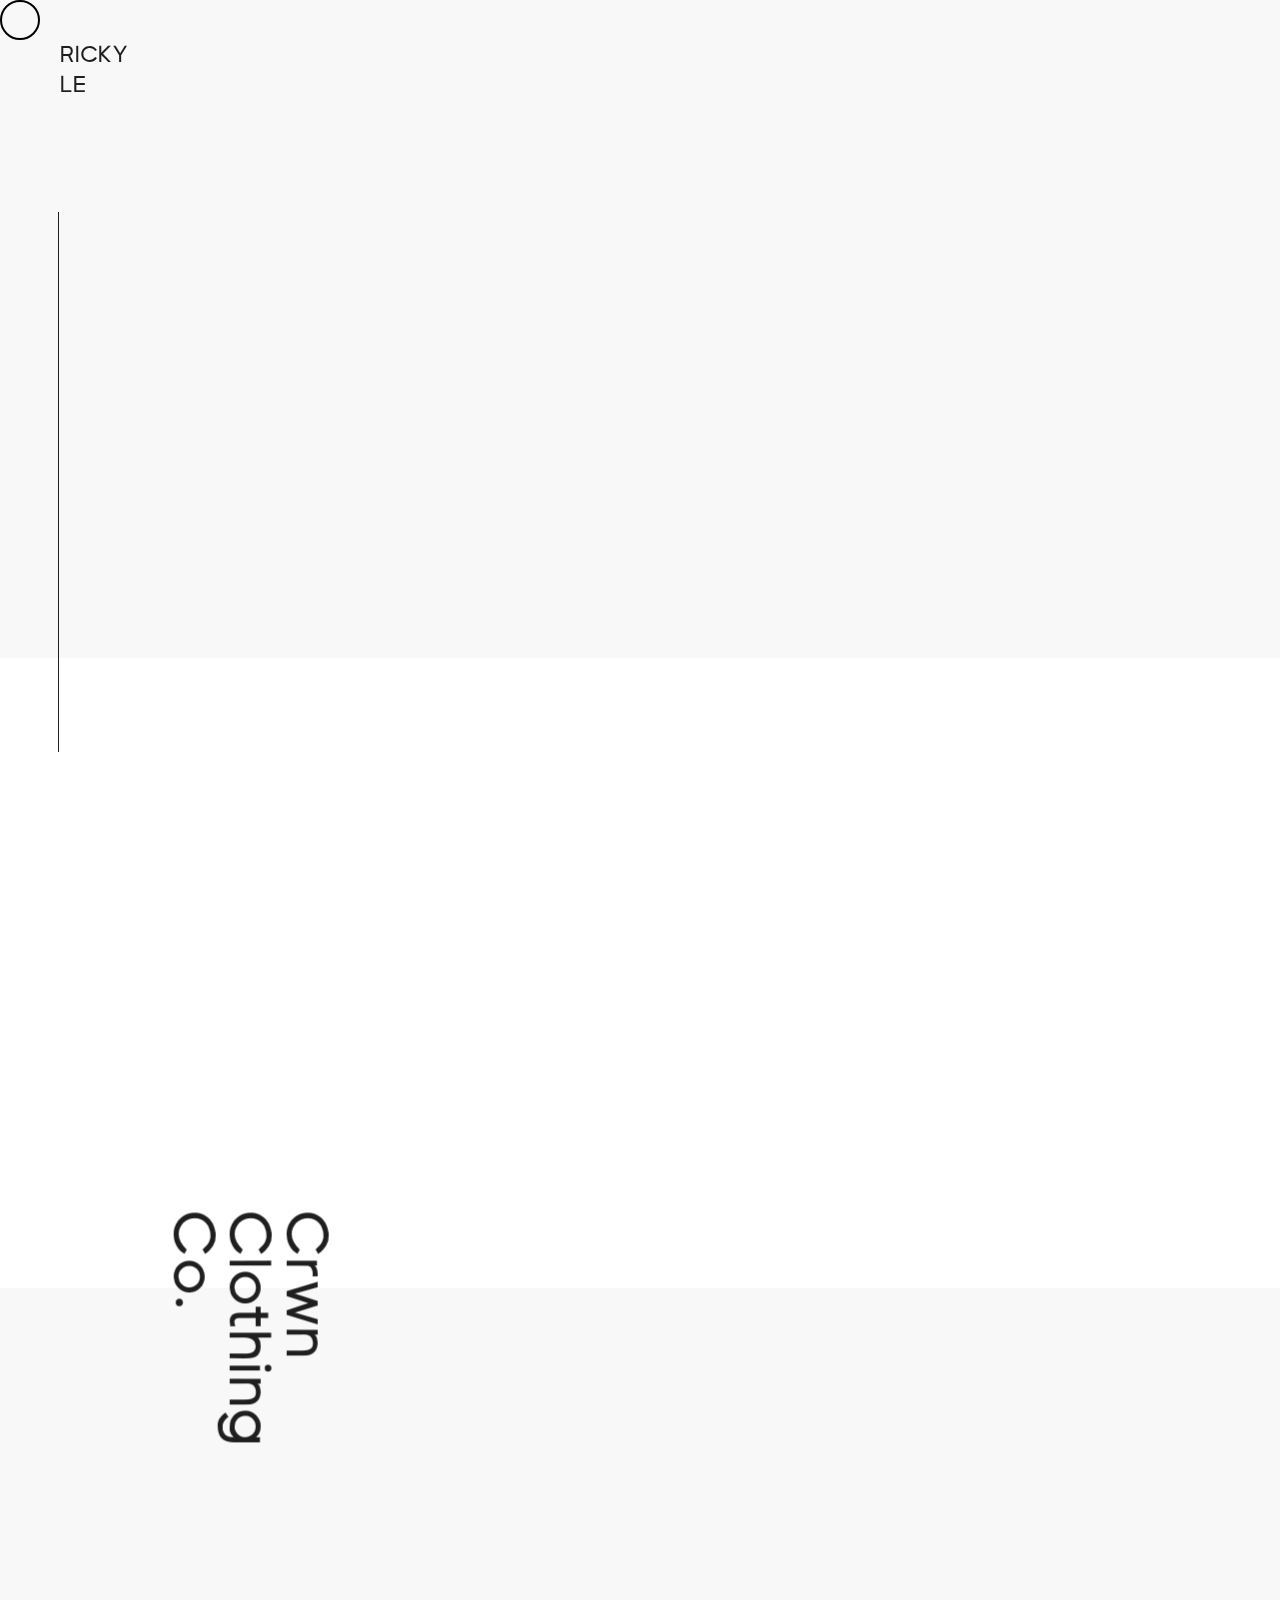
<file: crwn-clothing.html>
<!DOCTYPE html>
<html data-wf-page="610040e394ffb435a2aeeb61" data-wf-site="610040e394ffb469eeaeeb5c">
<head>
  <meta charset="utf-8">
  <title>| Project</title>
  <meta content="width=device-width, initial-scale=1" name="viewport">
  
  <link href="css/normalize.css" rel="stylesheet" type="text/css">
  <link href="css/style.css" rel="stylesheet" type="text/css">
  <link href="css/custom.css" rel="stylesheet" type="text/css">
  <!-- [if lt IE 9]><script src="https://cdnjs.cloudflare.com/ajax/libs/html5shiv/3.7.3/html5shiv.min.js" type="text/javascript"></script><![endif] -->
  <script type="text/javascript">!function(o,c){var n=c.documentElement,t=" w-mod-";n.className+=t+"js",("ontouchstart"in o||o.DocumentTouch&&c instanceof DocumentTouch)&&(n.className+=t+"touch")}(window,document);</script>
  <link href="images/favicon.ico" rel="shortcut icon" type="image/x-icon">
  <link href="images/webclip.png" rel="apple-touch-icon">
</head>
<body>
  <div class="cursor"></div>
  <div class="left-nav-bar">
    <a data-w-id="dced6a16-34f3-3508-1e77-91bba4ae09d2" href="index.html" class="home-link w-inline-block">
      <div>Ricky<br>Le</div>
    </a>
    <div class="progress-bar">
      <div class="progress"></div>
    </div>
  </div>
  <div style="opacity:0" class="right">
    <div class="play-video-contain">
      <a href="#" data-w-id="147e2f88-cb5a-44a8-6622-e36711afced6" class="lightbox-link w-inline-block w-lightbox">
        <div class="play-image-wrap"><img src="images/Play-SVG.svg" loading="lazy" alt="" class="black-play"><img src="images/White-play.svg" loading="lazy" alt="" class="white-play"></div>
        <script type="application/json" class="w-json">{
  "items": [
    {
      "type": "video",
      "originalUrl": "https://www.youtube.com/watch?v=r233kDWShkAautoplay=1",
      "url": "https://www.youtube.com/watch?v=r233kDWShkAautoplay=1",
      "html": "<iframe class=\"embedly-embed\" src=\"//cdn.embedly.com/widgets/media.html?src=https%3A%2F%2Fwww.youtube.com%2Fembed%2Fr233kDWShkA%3Fautoplay%3D1%26feature%3Doembed&display_name=YouTube&url=https%3A%2F%2Fwww.youtube.com%2Fwatch%3Fv%3Dr233kDWShkA&image=https%3A%2F%2Fi.ytimg.com%2Fvi%2Fr233kDWShkA%2Fhqdefault.jpg&args=autoplay%3D1&key=96f1f04c5f4143bcb0f2e68c87d65feb&autoplay=1&type=text%2Fhtml&schema=youtube\" width=\"940\" height=\"528\" scrolling=\"no\" title=\"YouTube embed\" frameborder=\"0\" allow=\"autoplay; fullscreen\" allowfullscreen=\"true\"></iframe>",
      "thumbnailUrl": "https://i.ytimg.com/vi/r233kDWShkA/hqdefault.jpg",
      "width": 940,
      "height": 528
    }
  ]
}</script>
      </a>
      <div data-w-id="147e2f88-cb5a-44a8-6622-e36711afceda" class="circle-letters-wrap">
        <div class="letter">A</div>
        <div class="letter y">y</div>
        <div class="letter v">v</div>
        <div class="letter i">i</div>
        <div class="letter d">d</div>
        <div class="letter e">e</div>
        <div class="letter o">o</div>
        <div class="letter p">P</div>
        <div class="letter l">L</div>
      </div>
    </div>
    <div class="menu"></div>
    <div class="w-layout-grid nav-menu-grid">
      <a data-w-id="5ba85d90-2247-75e0-cfc7-94b206f83e10" href="contact.html" class="nav-link w-inline-block">
        <div>contact</div>
      </a>
      <a data-w-id="5ba85d90-2247-75e0-cfc7-94b206f83e13" href="about.html" class="nav-link w-inline-block">
        <div>about</div>
      </a>
      <a data-w-id="5ba85d90-2247-75e0-cfc7-94b206f83e19" href="index.html" class="nav-link w-inline-block">
        <div>home</div>
      </a>
    </div>
  </div>
  <div data-w-id="43c3ef60-818d-844d-d737-d142939e1843" style="opacity:0" class="dark-light-toggle-wrap">
    <div class="toggle-wrap">
      <div class="toggle">
        <div class="toggle-active">
          <div class="top-line"></div>
          <div class="bottom-line"></div>
        </div>
      </div>
    </div>
  </div>
  <div class="section projects wf-section">
    <div style="-webkit-transform:translate3d(0, 47%, 0) scale3d(0.9, 0.9, 1) rotateX(0) rotateY(0) rotateZ(0) skew(0deg, 26deg);-moz-transform:translate3d(0, 47%, 0) scale3d(0.9, 0.9, 1) rotateX(0) rotateY(0) rotateZ(0) skew(0deg, 26deg);-ms-transform:translate3d(0, 47%, 0) scale3d(0.9, 0.9, 1) rotateX(0) rotateY(0) rotateZ(0) skew(0deg, 26deg);transform:translate3d(0, 47%, 0) scale3d(0.9, 0.9, 1) rotateX(0) rotateY(0) rotateZ(0) skew(0deg, 26deg);opacity:0" class="container project-title">
      <h1 data-w-id="70ed1ef2-e24d-6f1b-3cf9-944803379da1">Crwn Clothing Co.</h1>
      <h3 data-w-id="790a8d42-b441-de57-4bce-64c4dc6004c3" class="heading">React/Redux + Firebase</h3>
    </div>
  </div>
  <div data-w-id="61d72255-ccfd-0348-5e16-d6d9e8e9ffa5" style="background-image: url('images/crwn-clothing/female-model-main.jpg'); opacity:0" class="section full-width-project-img wf-section"></div>
  <div class="section wf-section">
    <div class="container project-main">
      <div class="vertical-text-wrap">
        <h2 class="vertical">Crwn Clothing Co.</h2>
      </div>
      <div class="project-wrap">
        <div data-w-id="e048c160-4032-afdc-a46e-6e32efd0d507" style="opacity:0" class="project-details">
          <div class="project-detail">E-commerce - Retail</div>
          <div class="project-detail">HTML | CSS/SASS | React + Redux | Firebase</div>
          <div class="project-detail">Crwn Clothing Co. is an e-commerce urban clothing retail store built using React/Redux and SASS for the frontend and firebase for the backend database. The site features user registration and sign in using Google authentication, Stripe payment integration and cart dropdown.</div>
          <a data-w-id="14818768-a98c-ae7a-4152-d29fedf8a145" href="https://github.com/le-ricky/crwn-clothing" class="project-detail">GitHub</a>
          <a data-w-id="14818768-a98c-ae7a-4152-d29fedf8a145" href="https://crwn-clothing-2020-live.herokuapp.com" class="project-detail">Live Demo</a>
        </div>
        <img loading="lazy" style="opacity:0" data-w-id="52500514-cf87-07c0-4427-b9f8db1a03a9" src="images/crwn-clothing/crwnclothing-1.png" alt="" class="project-homepage">
        <img loading="lazy" style="opacity:0" data-w-id="52500514-cf87-07c0-4427-b9f8db1a03a9" src="images/crwn-clothing/crwnclothing-2.png" alt="" class="project-homepage">
        <img loading="lazy" style="opacity:0" data-w-id="52500514-cf87-07c0-4427-b9f8db1a03a9" src="images/crwn-clothing/crwnclothing-3.png" alt="" class="project-homepage">
        <img loading="lazy" style="opacity:0" data-w-id="52500514-cf87-07c0-4427-b9f8db1a03a9" src="images/crwn-clothing/crwnclothing-4.png" alt="" class="project-homepage">
        <img loading="lazy" style="opacity:0" data-w-id="52500514-cf87-07c0-4427-b9f8db1a03a9" src="images/crwn-clothing/crwnclothing-5.png" alt="" class="project-homepage">
      </div>
    </div>
  </div>
  <div class="section next-project wf-section">
    <a data-w-id="e6b50a53-5670-d73b-e86e-fd22da9b78e9" style="opacity:0" href="#" class="bottom-link">next<br><span class="small-bottom-link-text">Project</span></a>
  </div>
  <div class="section footer wf-section">
    <div class="container footer">
      <div data-w-id="8d6fbb69-201b-9bc7-b266-48cc8722f336" class="copyrights">Crafted by <a href="https://www.rickyle.com/" class="copyrights-link">Ricky Le</a>
      </div>
    </div>
  </div>
  <script src="https://d3e54v103j8qbb.cloudfront.net/js/jquery-3.5.1.min.dc5e7f18c8.js?site=610040e394ffb469eeaeeb5c" type="text/javascript" integrity="sha256-9/aliU8dGd2tb6OSsuzixeV4y/faTqgFtohetphbbj0=" crossorigin="anonymous"></script>
  <script src="js/custom.js" type="text/javascript"></script>
  <!-- [if lte IE 9]><script src="https://cdnjs.cloudflare.com/ajax/libs/placeholders/3.0.2/placeholders.min.js"></script><![endif] -->
</body>
</html>
</file>
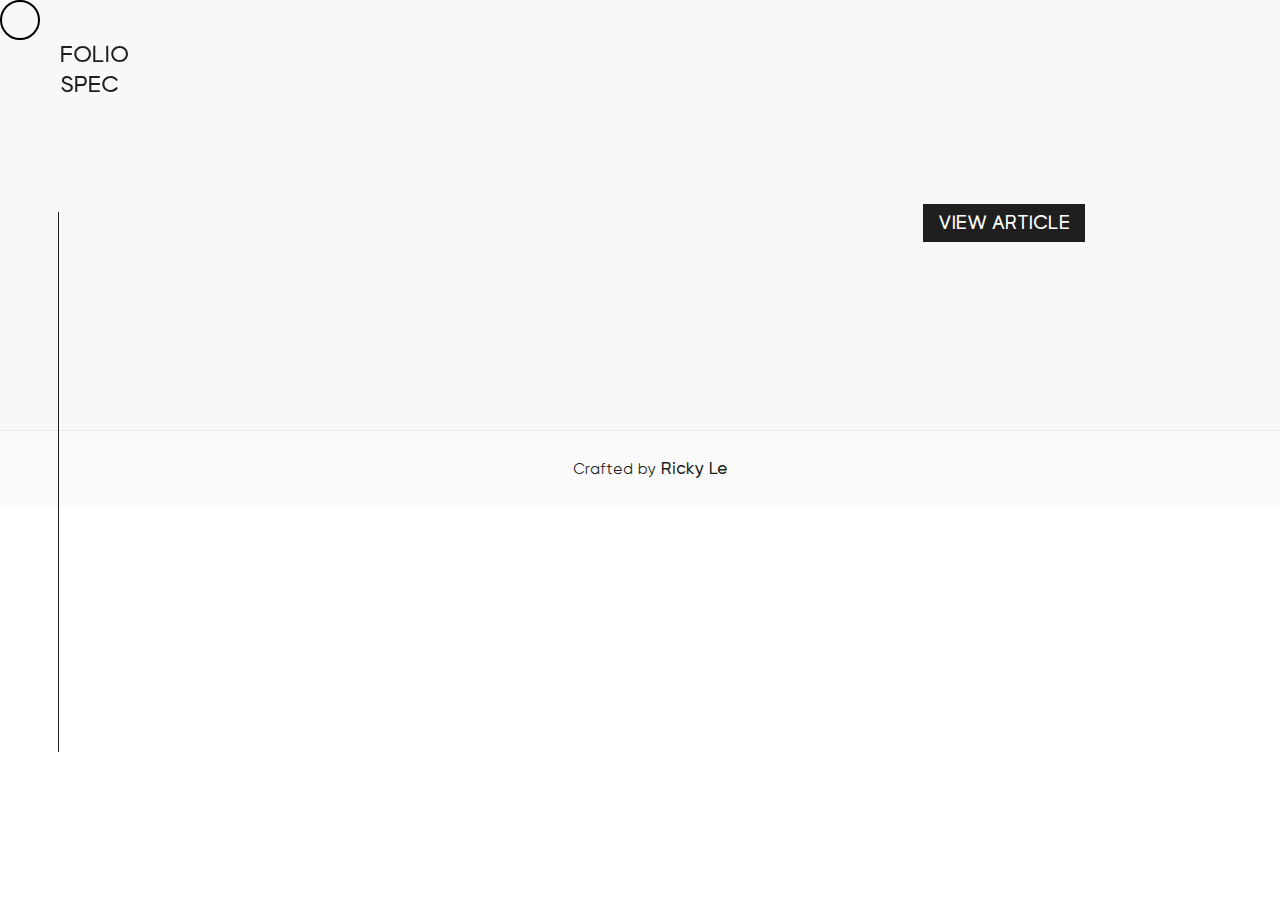
<file: detail_press.html>
<!DOCTYPE html>
<html data-wf-page="610040e394ffb4570daeeb66" data-wf-site="610040e394ffb469eeaeeb5c">
<head>
  <meta charset="utf-8">
  <title>| Press</title>
  <meta content="| Press" property="og:title">
  <meta content="| Press" property="twitter:title">
  <meta content="width=device-width, initial-scale=1" name="viewport">
  
  <link href="css/normalize.css" rel="stylesheet" type="text/css">
  <link href="css/style.css" rel="stylesheet" type="text/css">
  <link href="css/custom.css" rel="stylesheet" type="text/css">
  <!-- [if lt IE 9]><script src="https://cdnjs.cloudflare.com/ajax/libs/html5shiv/3.7.3/html5shiv.min.js" type="text/javascript"></script><![endif] -->
  <script type="text/javascript">!function(o,c){var n=c.documentElement,t=" w-mod-";n.className+=t+"js",("ontouchstart"in o||o.DocumentTouch&&c instanceof DocumentTouch)&&(n.className+=t+"touch")}(window,document);</script>
  <link href="images/favicon.ico" rel="shortcut icon" type="image/x-icon">
  <link href="images/webclip.png" rel="apple-touch-icon">
</head>
<body>
  <div class="left-nav-bar">
    <a data-w-id="dced6a16-34f3-3508-1e77-91bba4ae09d2" href="index.html" class="home-link w-inline-block">
      <div>folio<br>spec</div>
    </a>
    <div class="progress-bar">
      <div class="progress"></div>
    </div>
  </div>
  <div style="opacity:0" class="right">
    <div class="play-video-contain">
      <a href="#" data-w-id="147e2f88-cb5a-44a8-6622-e36711afced6" class="lightbox-link w-inline-block w-lightbox">
        <div class="play-image-wrap"><img src="images/Play-SVG.svg" loading="lazy" alt="" class="black-play"><img src="images/White-play.svg" loading="lazy" alt="" class="white-play"></div>
        <script type="application/json" class="w-json">{
  "items": [
    {
      "type": "video",
      "originalUrl": "https://www.youtube.com/watch?v=r233kDWShkAautoplay=1",
      "url": "https://www.youtube.com/watch?v=r233kDWShkAautoplay=1",
      "html": "<iframe class=\"embedly-embed\" src=\"//cdn.embedly.com/widgets/media.html?src=https%3A%2F%2Fwww.youtube.com%2Fembed%2Fr233kDWShkA%3Fautoplay%3D1%26feature%3Doembed&display_name=YouTube&url=https%3A%2F%2Fwww.youtube.com%2Fwatch%3Fv%3Dr233kDWShkA&image=https%3A%2F%2Fi.ytimg.com%2Fvi%2Fr233kDWShkA%2Fhqdefault.jpg&args=autoplay%3D1&key=96f1f04c5f4143bcb0f2e68c87d65feb&autoplay=1&type=text%2Fhtml&schema=youtube\" width=\"940\" height=\"528\" scrolling=\"no\" title=\"YouTube embed\" frameborder=\"0\" allow=\"autoplay; fullscreen\" allowfullscreen=\"true\"></iframe>",
      "thumbnailUrl": "https://i.ytimg.com/vi/r233kDWShkA/hqdefault.jpg",
      "width": 940,
      "height": 528
    }
  ]
}</script>
      </a>
      <div data-w-id="147e2f88-cb5a-44a8-6622-e36711afceda" class="circle-letters-wrap">
        <div class="letter">A</div>
        <div class="letter y">y</div>
        <div class="letter v">v</div>
        <div class="letter i">i</div>
        <div class="letter d">d</div>
        <div class="letter e">e</div>
        <div class="letter o">o</div>
        <div class="letter p">P</div>
        <div class="letter l">L</div>
      </div>
    </div>
    <div class="menu"></div>
    <div class="w-layout-grid nav-menu-grid">
      <a data-w-id="5ba85d90-2247-75e0-cfc7-94b206f83e10" href="contact.html" class="nav-link w-inline-block">
        <div>contact</div>
      </a>
      <a data-w-id="5ba85d90-2247-75e0-cfc7-94b206f83e13" href="about.html" class="nav-link w-inline-block">
        <div>about</div>
      </a>
      <a data-w-id="5ba85d90-2247-75e0-cfc7-94b206f83e16" href="press.html" class="nav-link w-inline-block">
        <div>PRESS</div>
      </a>
      <a data-w-id="5ba85d90-2247-75e0-cfc7-94b206f83e19" href="index.html" class="nav-link w-inline-block">
        <div>home</div>
      </a>
    </div>
  </div>
  <div class="cursor"></div>
  <div class="section press-article wf-section">
    <div class="container press-template">
      <div class="left">
        <h1 data-w-id="946e070a-9995-2e16-d61c-e6b776b27d04"></h1>
        <p data-w-id="ba454002-affe-99d5-9dd0-4dadc989ab5c"></p>
      </div>
      <a href="#" data-w-id="f31efc99-815c-c086-d31b-ba748c6c19d3" class="button w-button">View article</a>
    </div>
    <div style="-webkit-transform:translate3d(0, 19%, 0) scale3d(1, 1, 1) rotateX(0) rotateY(0) rotateZ(0) skew(0deg, 26deg);-moz-transform:translate3d(0, 19%, 0) scale3d(1, 1, 1) rotateX(0) rotateY(0) rotateZ(0) skew(0deg, 26deg);-ms-transform:translate3d(0, 19%, 0) scale3d(1, 1, 1) rotateX(0) rotateY(0) rotateZ(0) skew(0deg, 26deg);transform:translate3d(0, 19%, 0) scale3d(1, 1, 1) rotateX(0) rotateY(0) rotateZ(0) skew(0deg, 26deg);opacity:0" class="container">
      <div class="article-text w-richtext"></div>
    </div>
  </div>
  <div class="section footer wf-section">
    <div class="container footer">
      <div data-w-id="8d6fbb69-201b-9bc7-b266-48cc8722f336" class="copyrights">Crafted by <a href="https://www.rickyle.com/" class="copyrights-link">Ricky Le</a>
      </div>
    </div>
  </div>
  <div data-w-id="7afbd4f1-7bf5-61a6-7af7-420b732b72a2" style="opacity:0" class="dark-light-toggle-wrap">
    <div class="toggle-wrap">
      <div class="toggle">
        <div class="toggle-active">
          <div class="top-line"></div>
          <div class="bottom-line"></div>
        </div>
      </div>
    </div>
  </div>
  <script src="https://d3e54v103j8qbb.cloudfront.net/js/jquery-3.5.1.min.dc5e7f18c8.js?site=610040e394ffb469eeaeeb5c" type="text/javascript" integrity="sha256-9/aliU8dGd2tb6OSsuzixeV4y/faTqgFtohetphbbj0=" crossorigin="anonymous"></script>
  <script src="js/custom.js" type="text/javascript"></script>
  <!-- [if lte IE 9]><script src="https://cdnjs.cloudflare.com/ajax/libs/placeholders/3.0.2/placeholders.min.js"></script><![endif] -->
</body>
</html>
</file>
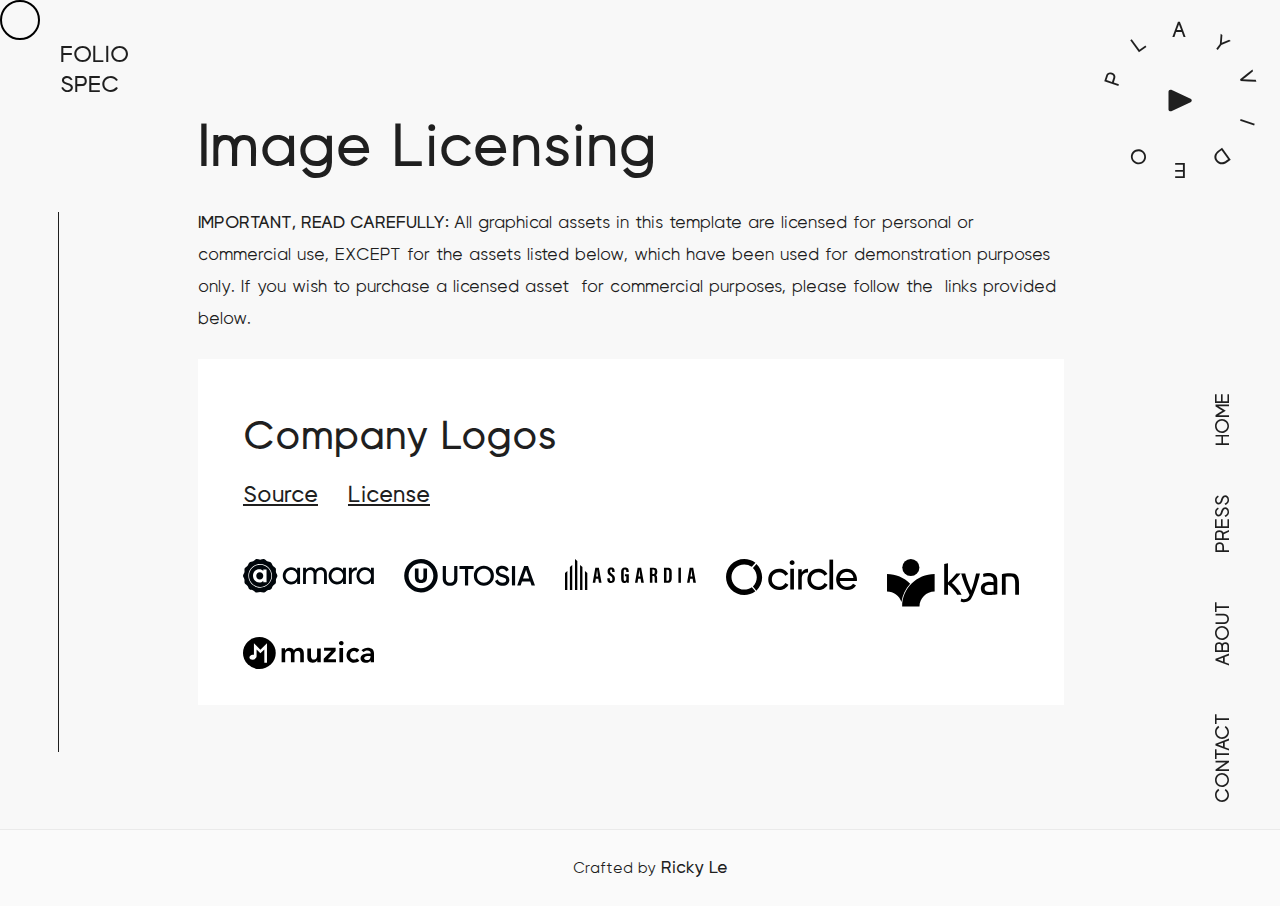
<file: image-license.html>
<!DOCTYPE html>
<html data-wf-page="610040e394ffb48069aeeb69" data-wf-site="610040e394ffb469eeaeeb5c">
<head>
  <meta charset="utf-8">
  <title>Image License</title>
  <meta content="Image License" property="og:title">
  <meta content="Image License" property="twitter:title">
  <meta content="width=device-width, initial-scale=1" name="viewport">
  
  <link href="css/normalize.css" rel="stylesheet" type="text/css">
  <link href="css/style.css" rel="stylesheet" type="text/css">
  <link href="css/custom.css" rel="stylesheet" type="text/css">
  <!-- [if lt IE 9]><script src="https://cdnjs.cloudflare.com/ajax/libs/html5shiv/3.7.3/html5shiv.min.js" type="text/javascript"></script><![endif] -->
  <script type="text/javascript">!function(o,c){var n=c.documentElement,t=" w-mod-";n.className+=t+"js",("ontouchstart"in o||o.DocumentTouch&&c instanceof DocumentTouch)&&(n.className+=t+"touch")}(window,document);</script>
  <link href="images/favicon.ico" rel="shortcut icon" type="image/x-icon">
  <link href="images/webclip.png" rel="apple-touch-icon">
  <meta name="robots" content="noindex">
</head>
<body>
  <div class="cursor"></div>
  <div class="left-nav-bar">
    <a data-w-id="dced6a16-34f3-3508-1e77-91bba4ae09d2" href="index.html" class="home-link w-inline-block">
      <div>folio<br>spec</div>
    </a>
    <div class="progress-bar">
      <div class="progress"></div>
    </div>
  </div>
  <div class="section style-guide wf-section">
    <div class="container">
      <div class="heading-wrap">
        <h2>Image Licensing</h2>
        <p class="licensing-message"><span class="bold-text-span">IMPORTANT, READ CAREFULLY:</span><span> </span>All graphical assets in this template are licensed for personal or commercial use, <span>EXCEPT</span> for the assets listed below, which have been used for demonstration purposes only. If you wish to purchase a licensed asset  for commercial purposes, please follow the  links provided below.</p>
      </div>
      <div class="style-block">
        <h3>Company Logos</h3>
        <div class="licensing-source-wrap">
          <a href="https://ui8.net/realvjy/products/uilogos" target="_blank" class="licensing-link">Source</a>
          <a href="https://ui8.net/licensing?status=4" target="_blank">License</a>
        </div>
        <div class="w-layout-grid image-licensing-grid logos"><img src="images/amara.svg" width="365" alt=""><img src="images/utosia-2.svg" width="365" alt=""><img src="images/asgardia-2.svg" width="365" alt=""><img src="images/circle.svg" width="365" alt=""><img src="images/kyan.svg" width="365" alt=""><img src="images/muzica.svg" width="365" alt=""></div>
      </div>
    </div>
  </div>
  <div class="section footer wf-section">
    <div class="container footer">
      <div data-w-id="8d6fbb69-201b-9bc7-b266-48cc8722f336" class="copyrights">Crafted by <a href="https://www.rickyle.com/" class="copyrights-link">Ricky Le</a>
      </div>
    </div>
  </div>
  <div class="right">
    <div class="play-video-contain">
      <a href="#" data-w-id="147e2f88-cb5a-44a8-6622-e36711afced6" class="lightbox-link w-inline-block w-lightbox">
        <div class="play-image-wrap"><img src="images/Play-SVG.svg" loading="lazy" alt="" class="black-play"><img src="images/White-play.svg" loading="lazy" alt="" class="white-play"></div>
        <script type="application/json" class="w-json">{
  "items": [
    {
      "type": "video",
      "originalUrl": "https://www.youtube.com/watch?v=r233kDWShkAautoplay=1",
      "url": "https://www.youtube.com/watch?v=r233kDWShkAautoplay=1",
      "html": "<iframe class=\"embedly-embed\" src=\"//cdn.embedly.com/widgets/media.html?src=https%3A%2F%2Fwww.youtube.com%2Fembed%2Fr233kDWShkA%3Fautoplay%3D1%26feature%3Doembed&display_name=YouTube&url=https%3A%2F%2Fwww.youtube.com%2Fwatch%3Fv%3Dr233kDWShkA&image=https%3A%2F%2Fi.ytimg.com%2Fvi%2Fr233kDWShkA%2Fhqdefault.jpg&args=autoplay%3D1&key=96f1f04c5f4143bcb0f2e68c87d65feb&autoplay=1&type=text%2Fhtml&schema=youtube\" width=\"940\" height=\"528\" scrolling=\"no\" title=\"YouTube embed\" frameborder=\"0\" allow=\"autoplay; fullscreen\" allowfullscreen=\"true\"></iframe>",
      "thumbnailUrl": "https://i.ytimg.com/vi/r233kDWShkA/hqdefault.jpg",
      "width": 940,
      "height": 528
    }
  ]
}</script>
      </a>
      <div data-w-id="147e2f88-cb5a-44a8-6622-e36711afceda" class="circle-letters-wrap">
        <div class="letter">A</div>
        <div class="letter y">y</div>
        <div class="letter v">v</div>
        <div class="letter i">i</div>
        <div class="letter d">d</div>
        <div class="letter e">e</div>
        <div class="letter o">o</div>
        <div class="letter p">P</div>
        <div class="letter l">L</div>
      </div>
    </div>
    <div class="menu"></div>
    <div class="w-layout-grid nav-menu-grid">
      <a data-w-id="5ba85d90-2247-75e0-cfc7-94b206f83e10" href="contact.html" class="nav-link w-inline-block">
        <div>contact</div>
      </a>
      <a data-w-id="5ba85d90-2247-75e0-cfc7-94b206f83e13" href="about.html" class="nav-link w-inline-block">
        <div>about</div>
      </a>
      <a data-w-id="5ba85d90-2247-75e0-cfc7-94b206f83e16" href="press.html" class="nav-link w-inline-block">
        <div>PRESS</div>
      </a>
      <a data-w-id="5ba85d90-2247-75e0-cfc7-94b206f83e19" href="index.html" class="nav-link w-inline-block">
        <div>home</div>
      </a>
    </div>
  </div>
  <script src="https://d3e54v103j8qbb.cloudfront.net/js/jquery-3.5.1.min.dc5e7f18c8.js?site=610040e394ffb469eeaeeb5c" type="text/javascript" integrity="sha256-9/aliU8dGd2tb6OSsuzixeV4y/faTqgFtohetphbbj0=" crossorigin="anonymous"></script>
  <script src="js/custom.js" type="text/javascript"></script>
  <!-- [if lte IE 9]><script src="https://cdnjs.cloudflare.com/ajax/libs/placeholders/3.0.2/placeholders.min.js"></script><![endif] -->
</body>
</html>
</file>
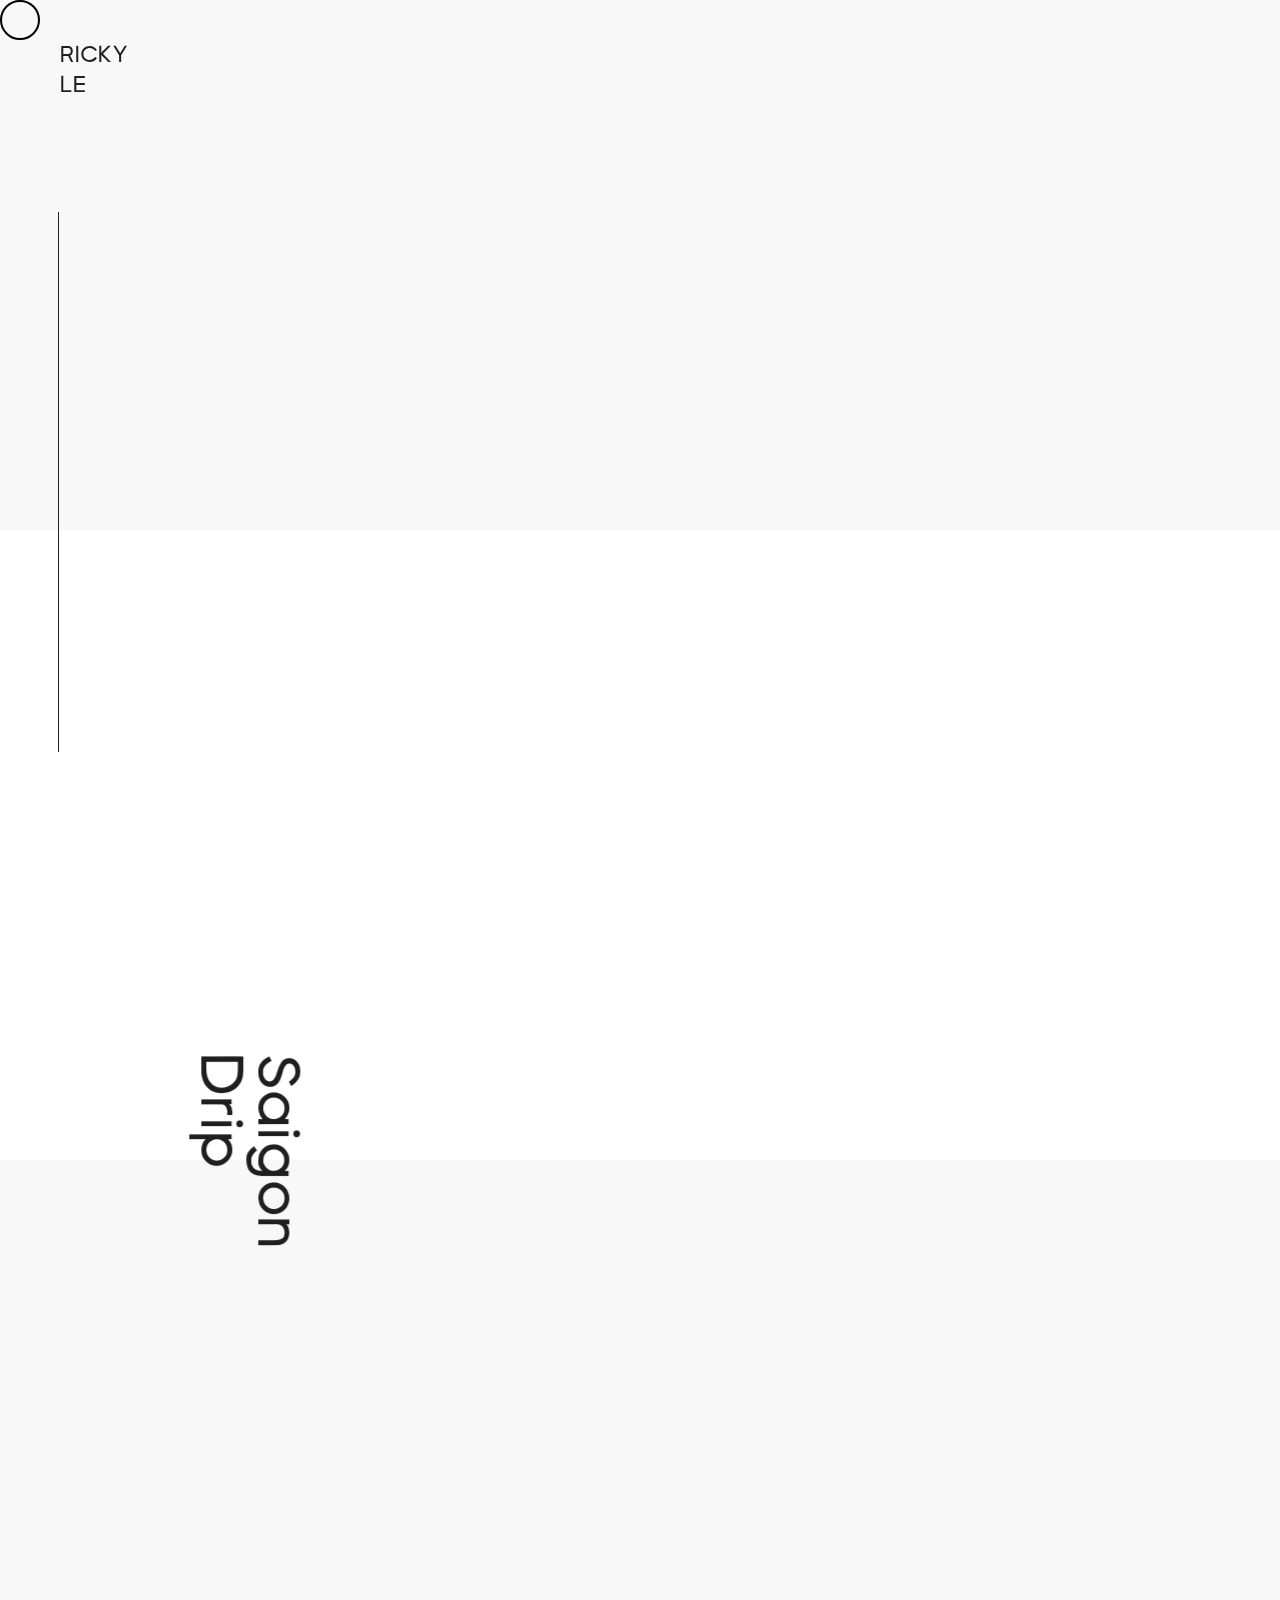
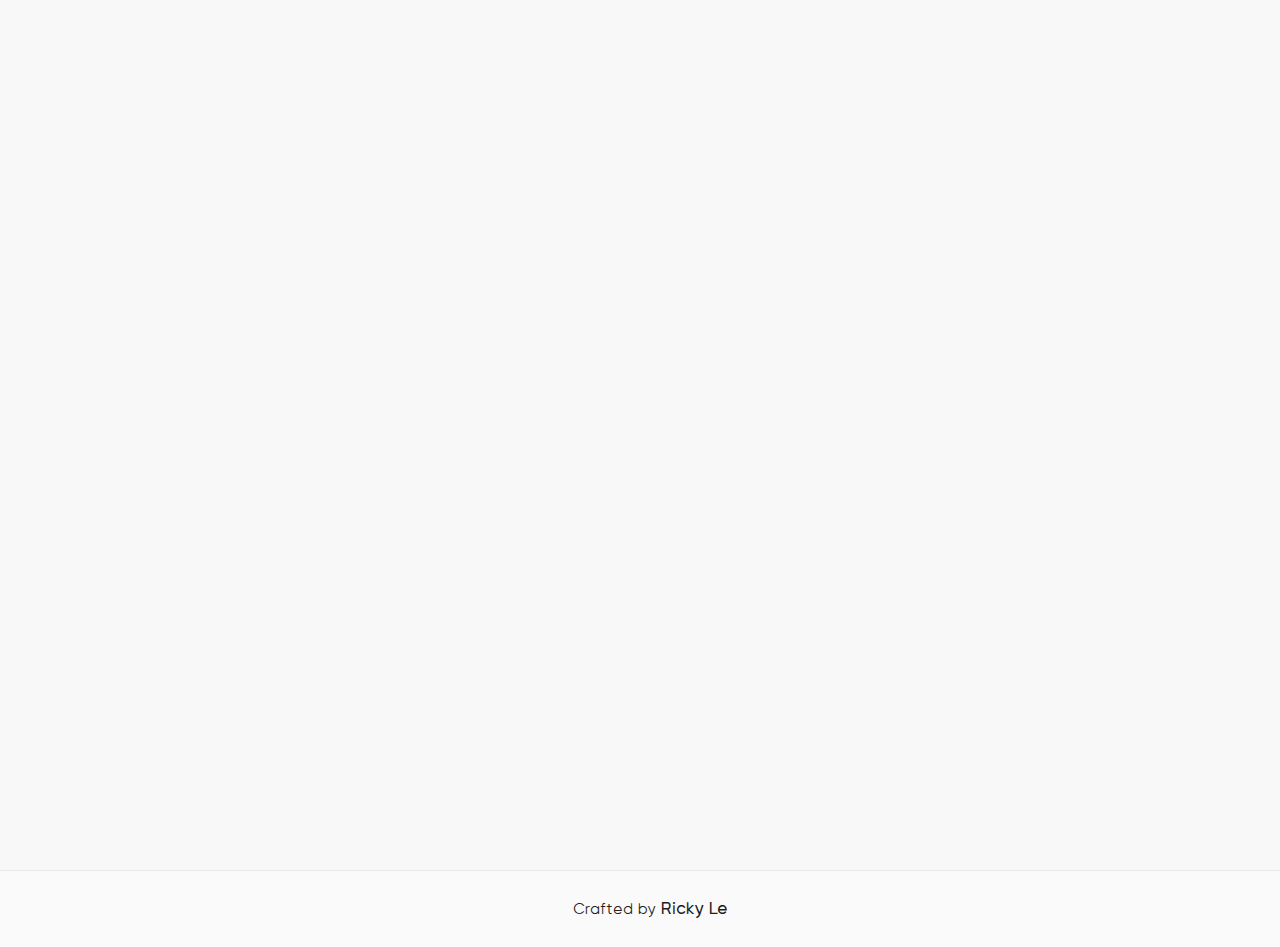
<file: saigon-drip.html>
<!DOCTYPE html>
<html data-wf-page="610040e394ffb435a2aeeb61" data-wf-site="610040e394ffb469eeaeeb5c">
<head>
  <meta charset="utf-8">
  <title>| Project</title>
  <meta content="width=device-width, initial-scale=1" name="viewport">
  
  <link href="css/normalize.css" rel="stylesheet" type="text/css">
  <link href="css/style.css" rel="stylesheet" type="text/css">
  <link href="css/custom.css" rel="stylesheet" type="text/css">
  <!-- [if lt IE 9]><script src="https://cdnjs.cloudflare.com/ajax/libs/html5shiv/3.7.3/html5shiv.min.js" type="text/javascript"></script><![endif] -->
  <script type="text/javascript">!function(o,c){var n=c.documentElement,t=" w-mod-";n.className+=t+"js",("ontouchstart"in o||o.DocumentTouch&&c instanceof DocumentTouch)&&(n.className+=t+"touch")}(window,document);</script>
  <link href="images/favicon.ico" rel="shortcut icon" type="image/x-icon">
  <link href="images/webclip.png" rel="apple-touch-icon">
</head>
<body>
  <div class="cursor"></div>
  <div class="left-nav-bar">
    <a data-w-id="dced6a16-34f3-3508-1e77-91bba4ae09d2" href="index.html" class="home-link w-inline-block">
      <div>Ricky<br>Le</div>
    </a>
    <div class="progress-bar">
      <div class="progress"></div>
    </div>
  </div>
  <div style="opacity:0" class="right">
    <div class="play-video-contain">
      <a href="#" data-w-id="147e2f88-cb5a-44a8-6622-e36711afced6" class="lightbox-link w-inline-block w-lightbox">
        <div class="play-image-wrap"><img src="images/Play-SVG.svg" loading="lazy" alt="" class="black-play"><img src="images/White-play.svg" loading="lazy" alt="" class="white-play"></div>
        <script type="application/json" class="w-json">{
  "items": [
    {
      "type": "video",
      "originalUrl": "https://www.youtube.com/watch?v=r233kDWShkAautoplay=1",
      "url": "https://www.youtube.com/watch?v=r233kDWShkAautoplay=1",
      "html": "<iframe class=\"embedly-embed\" src=\"//cdn.embedly.com/widgets/media.html?src=https%3A%2F%2Fwww.youtube.com%2Fembed%2Fr233kDWShkA%3Fautoplay%3D1%26feature%3Doembed&display_name=YouTube&url=https%3A%2F%2Fwww.youtube.com%2Fwatch%3Fv%3Dr233kDWShkA&image=https%3A%2F%2Fi.ytimg.com%2Fvi%2Fr233kDWShkA%2Fhqdefault.jpg&args=autoplay%3D1&key=96f1f04c5f4143bcb0f2e68c87d65feb&autoplay=1&type=text%2Fhtml&schema=youtube\" width=\"940\" height=\"528\" scrolling=\"no\" title=\"YouTube embed\" frameborder=\"0\" allow=\"autoplay; fullscreen\" allowfullscreen=\"true\"></iframe>",
      "thumbnailUrl": "https://i.ytimg.com/vi/r233kDWShkA/hqdefault.jpg",
      "width": 940,
      "height": 528
    }
  ]
}</script>
      </a>
      <div data-w-id="147e2f88-cb5a-44a8-6622-e36711afceda" class="circle-letters-wrap">
        <div class="letter">A</div>
        <div class="letter y">y</div>
        <div class="letter v">v</div>
        <div class="letter i">i</div>
        <div class="letter d">d</div>
        <div class="letter e">e</div>
        <div class="letter o">o</div>
        <div class="letter p">P</div>
        <div class="letter l">L</div>
      </div>
    </div>
    <div class="menu"></div>
    <div class="w-layout-grid nav-menu-grid">
      <a data-w-id="5ba85d90-2247-75e0-cfc7-94b206f83e10" href="contact.html" class="nav-link w-inline-block">
        <div>contact</div>
      </a>
      <a data-w-id="5ba85d90-2247-75e0-cfc7-94b206f83e13" href="about.html" class="nav-link w-inline-block">
        <div>about</div>
      </a>
      <a data-w-id="5ba85d90-2247-75e0-cfc7-94b206f83e19" href="index.html" class="nav-link w-inline-block">
        <div>home</div>
      </a>
    </div>
  </div>
  <div data-w-id="43c3ef60-818d-844d-d737-d142939e1843" style="opacity:0" class="dark-light-toggle-wrap">
    <div class="toggle-wrap">
      <div class="toggle">
        <div class="toggle-active">
          <div class="top-line"></div>
          <div class="bottom-line"></div>
        </div>
      </div>
    </div>
  </div>
  <div class="section projects wf-section">
    <div style="-webkit-transform:translate3d(0, 47%, 0) scale3d(0.9, 0.9, 1) rotateX(0) rotateY(0) rotateZ(0) skew(0deg, 26deg);-moz-transform:translate3d(0, 47%, 0) scale3d(0.9, 0.9, 1) rotateX(0) rotateY(0) rotateZ(0) skew(0deg, 26deg);-ms-transform:translate3d(0, 47%, 0) scale3d(0.9, 0.9, 1) rotateX(0) rotateY(0) rotateZ(0) skew(0deg, 26deg);transform:translate3d(0, 47%, 0) scale3d(0.9, 0.9, 1) rotateX(0) rotateY(0) rotateZ(0) skew(0deg, 26deg);opacity:0" class="container project-title">
      <h1 data-w-id="70ed1ef2-e24d-6f1b-3cf9-944803379da1">Saigon Drip</h1>
      <h3 data-w-id="790a8d42-b441-de57-4bce-64c4dc6004c3" class="heading">Shopify + Custom Theme development</h3>
    </div>
  </div>
  <div data-w-id="61d72255-ccfd-0348-5e16-d6d9e8e9ffa5" style="background-image: url('images/saigon-drip/saigon-drip-phin.jpg'); opacity:0" class="section full-width-project-img wf-section"></div>
  <div class="section wf-section">
    <div class="container project-main">
      <div class="vertical-text-wrap">
        <h2 class="vertical">Saigon Drip</h2>
      </div>
      <div class="project-wrap">
        <div data-w-id="e048c160-4032-afdc-a46e-6e32efd0d507" style="opacity:0" class="project-details">
          <div class="project-detail">E-commerce - Retail</div>
          <div class="project-detail">HTML | CSS | Javascript Shopify </div>
          <div class="project-detail">This was a complete shop setup from scratch to launch. Services included store setup, custom theme development, shipping setup, app installations, product and inventory management.</div>
          <a data-w-id="14818768-a98c-ae7a-4152-d29fedf8a145" href="www.saigondrip.com" class="project-detail">Live Store</a>
        </div>
        <img loading="lazy" style="opacity:0" data-w-id="52500514-cf87-07c0-4427-b9f8db1a03a9" src="images/saigon-drip/saigon-drip-1.png" alt="" class="project-homepage">
        <img loading="lazy" style="opacity:0" data-w-id="52500514-cf87-07c0-4427-b9f8db1a03a9" src="images/saigon-drip/saigon-drip-2.png" alt="" class="project-homepage">
        <img loading="lazy" style="opacity:0" data-w-id="52500514-cf87-07c0-4427-b9f8db1a03a9" src="images/saigon-drip/saigon-drip-3.png" alt="" class="project-homepage">
        <img loading="lazy" style="opacity:0" data-w-id="52500514-cf87-07c0-4427-b9f8db1a03a9" src="images/saigon-drip/saigon-drip-4.png" alt="" class="project-homepage">
        <img loading="lazy" style="opacity:0" data-w-id="52500514-cf87-07c0-4427-b9f8db1a03a9" src="images/saigon-drip/saigon-drip-5.png" alt="" class="project-homepage">
      </div>
    </div>
  </div>
  <div class="section next-project wf-section">
    <a data-w-id="e6b50a53-5670-d73b-e86e-fd22da9b78e9" style="opacity:0" href="#" class="bottom-link">next<br><span class="small-bottom-link-text">Project</span></a>
  </div>
  <div class="section footer wf-section">
    <div class="container footer">
      <div data-w-id="8d6fbb69-201b-9bc7-b266-48cc8722f336" class="copyrights">Crafted by <a href="https://www.rickyle.com/" class="copyrights-link">Ricky Le</a>
      </div>
    </div>
  </div>
  <script src="https://d3e54v103j8qbb.cloudfront.net/js/jquery-3.5.1.min.dc5e7f18c8.js?site=610040e394ffb469eeaeeb5c" type="text/javascript" integrity="sha256-9/aliU8dGd2tb6OSsuzixeV4y/faTqgFtohetphbbj0=" crossorigin="anonymous"></script>
  <script src="js/custom.js" type="text/javascript"></script>
  <!-- [if lte IE 9]><script src="https://cdnjs.cloudflare.com/ajax/libs/placeholders/3.0.2/placeholders.min.js"></script><![endif] -->
</body>
</html>
</file>
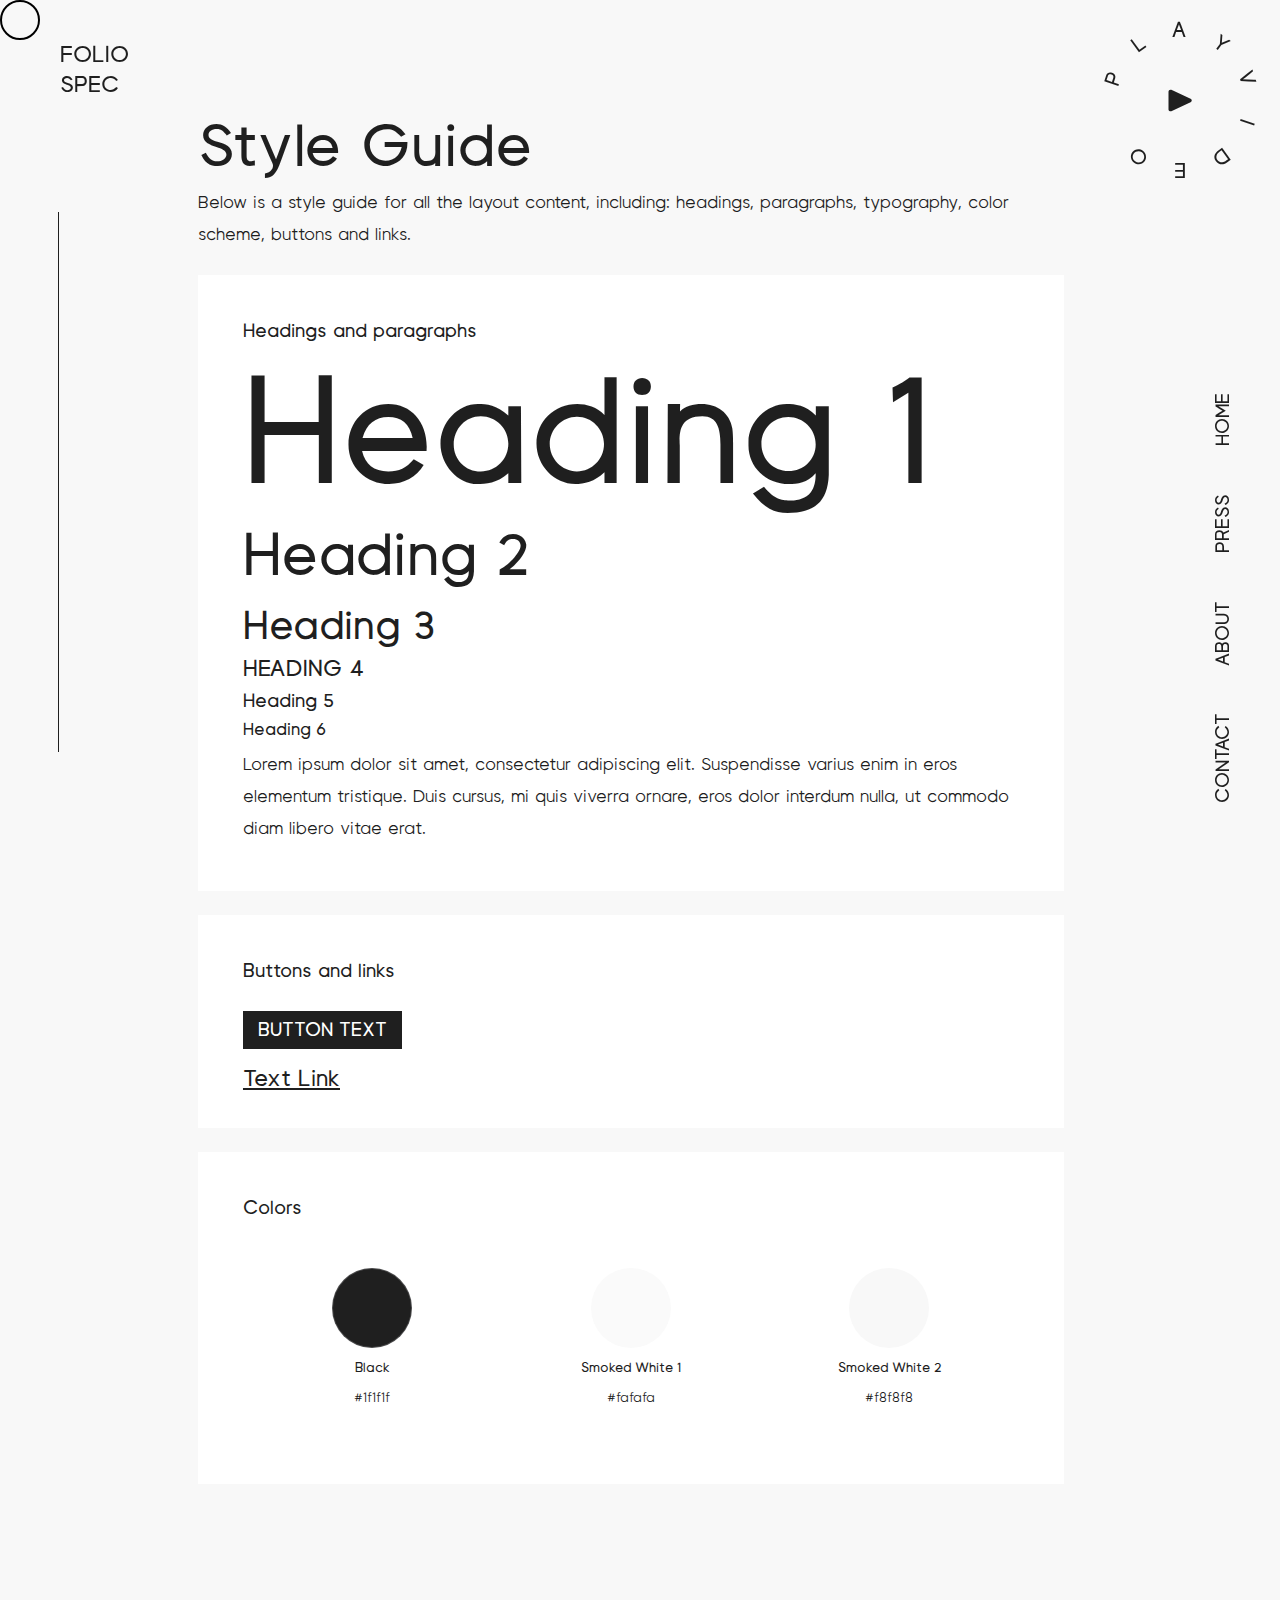
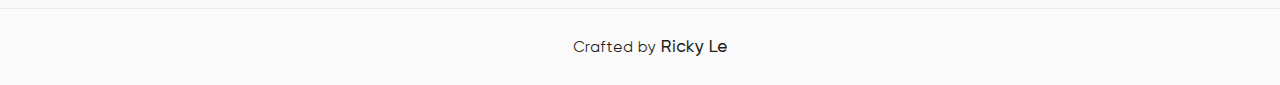
<file: style-guide.html>
<!DOCTYPE html>
<html data-wf-page="610040e394ffb41691aeeb68" data-wf-site="610040e394ffb469eeaeeb5c">
<head>
  <meta charset="utf-8">
  <title>Style Guide</title>
  <meta content="Style Guide" property="og:title">
  <meta content="Style Guide" property="twitter:title">
  <meta content="width=device-width, initial-scale=1" name="viewport">
  
  <link href="css/normalize.css" rel="stylesheet" type="text/css">
  <link href="css/style.css" rel="stylesheet" type="text/css">
  <link href="css/custom.css" rel="stylesheet" type="text/css">
  <!-- [if lt IE 9]><script src="https://cdnjs.cloudflare.com/ajax/libs/html5shiv/3.7.3/html5shiv.min.js" type="text/javascript"></script><![endif] -->
  <script type="text/javascript">!function(o,c){var n=c.documentElement,t=" w-mod-";n.className+=t+"js",("ontouchstart"in o||o.DocumentTouch&&c instanceof DocumentTouch)&&(n.className+=t+"touch")}(window,document);</script>
  <link href="images/favicon.ico" rel="shortcut icon" type="image/x-icon">
  <link href="images/webclip.png" rel="apple-touch-icon">
</head>
<body>
  <div class="cursor"></div>
  <div class="left-nav-bar">
    <a data-w-id="dced6a16-34f3-3508-1e77-91bba4ae09d2" href="index.html" class="home-link w-inline-block">
      <div>folio<br>spec</div>
    </a>
    <div class="progress-bar">
      <div class="progress"></div>
    </div>
  </div>
  <div class="section style-guide wf-section">
    <div class="container">
      <div class="heading-wrap">
        <h2>Style Guide</h2>
        <p>Below is a style guide for all the layout content, including: headings, paragraphs, typography, color scheme, buttons and links.</p>
      </div>
      <div class="style-block">
        <h5>Headings and paragraphs</h5>
        <h1>Heading 1</h1>
        <h2>Heading 2</h2>
        <h3>Heading 3</h3>
        <h4>Heading 4</h4>
        <h5>Heading 5</h5>
        <h6>Heading 6</h6>
        <p>Lorem ipsum dolor sit amet, consectetur adipiscing elit. Suspendisse varius enim in eros elementum tristique. Duis cursus, mi quis viverra ornare, eros dolor interdum nulla, ut commodo diam libero vitae erat. </p>
      </div>
      <div class="style-block">
        <h5>Buttons and links</h5>
        <div class="div-block-style-guide">
          <div class="button-wrapper">
            <a href="#" class="button w-button">Button Text</a>
          </div>
          <div class="_20px-div"></div>
          <a href="#">Text Link</a>
        </div>
      </div>
      <div class="style-block">
        <h5>Colors</h5>
        <div class="colors-contain">
          <div class="color-wrapper">
            <div class="color _1f1f1f"></div>
            <div class="color-heading">Black</div>
            <div class="color-hex">#1f1f1f</div>
          </div>
          <div class="color-wrapper">
            <div class="color fafafa"></div>
            <div class="color-heading">Smoked White 1</div>
            <div class="color-hex">#fafafa</div>
          </div>
          <div class="color-wrapper">
            <div class="color f8f8f8"></div>
            <div class="color-heading">Smoked White 2</div>
            <div class="color-hex">#f8f8f8</div>
          </div>
        </div>
      </div>
    </div>
  </div>
  <div class="section footer wf-section">
    <div class="container footer">
      <div data-w-id="8d6fbb69-201b-9bc7-b266-48cc8722f336" class="copyrights">Crafted by <a href="https://www.rickyle.com/" class="copyrights-link">Ricky Le</a>
      </div>
    </div>
  </div>
  <div class="right">
    <div class="play-video-contain">
      <a href="#" data-w-id="147e2f88-cb5a-44a8-6622-e36711afced6" class="lightbox-link w-inline-block w-lightbox">
        <div class="play-image-wrap"><img src="images/Play-SVG.svg" loading="lazy" alt="" class="black-play"><img src="images/White-play.svg" loading="lazy" alt="" class="white-play"></div>
        <script type="application/json" class="w-json">{
  "items": [
    {
      "type": "video",
      "originalUrl": "https://www.youtube.com/watch?v=r233kDWShkAautoplay=1",
      "url": "https://www.youtube.com/watch?v=r233kDWShkAautoplay=1",
      "html": "<iframe class=\"embedly-embed\" src=\"//cdn.embedly.com/widgets/media.html?src=https%3A%2F%2Fwww.youtube.com%2Fembed%2Fr233kDWShkA%3Fautoplay%3D1%26feature%3Doembed&display_name=YouTube&url=https%3A%2F%2Fwww.youtube.com%2Fwatch%3Fv%3Dr233kDWShkA&image=https%3A%2F%2Fi.ytimg.com%2Fvi%2Fr233kDWShkA%2Fhqdefault.jpg&args=autoplay%3D1&key=96f1f04c5f4143bcb0f2e68c87d65feb&autoplay=1&type=text%2Fhtml&schema=youtube\" width=\"940\" height=\"528\" scrolling=\"no\" title=\"YouTube embed\" frameborder=\"0\" allow=\"autoplay; fullscreen\" allowfullscreen=\"true\"></iframe>",
      "thumbnailUrl": "https://i.ytimg.com/vi/r233kDWShkA/hqdefault.jpg",
      "width": 940,
      "height": 528
    }
  ]
}</script>
      </a>
      <div data-w-id="147e2f88-cb5a-44a8-6622-e36711afceda" class="circle-letters-wrap">
        <div class="letter">A</div>
        <div class="letter y">y</div>
        <div class="letter v">v</div>
        <div class="letter i">i</div>
        <div class="letter d">d</div>
        <div class="letter e">e</div>
        <div class="letter o">o</div>
        <div class="letter p">P</div>
        <div class="letter l">L</div>
      </div>
    </div>
    <div class="menu"></div>
    <div class="w-layout-grid nav-menu-grid">
      <a data-w-id="5ba85d90-2247-75e0-cfc7-94b206f83e10" href="contact.html" class="nav-link w-inline-block">
        <div>contact</div>
      </a>
      <a data-w-id="5ba85d90-2247-75e0-cfc7-94b206f83e13" href="about.html" class="nav-link w-inline-block">
        <div>about</div>
      </a>
      <a data-w-id="5ba85d90-2247-75e0-cfc7-94b206f83e16" href="press.html" class="nav-link w-inline-block">
        <div>PRESS</div>
      </a>
      <a data-w-id="5ba85d90-2247-75e0-cfc7-94b206f83e19" href="index.html" class="nav-link w-inline-block">
        <div>home</div>
      </a>
    </div>
  </div>
  <script src="https://d3e54v103j8qbb.cloudfront.net/js/jquery-3.5.1.min.dc5e7f18c8.js?site=610040e394ffb469eeaeeb5c" type="text/javascript" integrity="sha256-9/aliU8dGd2tb6OSsuzixeV4y/faTqgFtohetphbbj0=" crossorigin="anonymous"></script>
  <script src="js/custom.js" type="text/javascript"></script>
  <!-- [if lte IE 9]><script src="https://cdnjs.cloudflare.com/ajax/libs/placeholders/3.0.2/placeholders.min.js"></script><![endif] -->
</body>
</html>
</file>
<file: css/style.css>
@font-face {
  font-family: 'webflow-icons';
  src: url("[data-uri]") format('truetype');
  font-weight: normal;
  font-style: normal;
}
[class^="w-icon-"],
[class*=" w-icon-"] {
  /* use !important to prevent issues with browser extensions that change fonts */
  font-family: 'webflow-icons' !important;
  speak: none;
  font-style: normal;
  font-weight: normal;
  font-variant: normal;
  text-transform: none;
  line-height: 1;
  /* Better Font Rendering =========== */
  -webkit-font-smoothing: antialiased;
  -moz-osx-font-smoothing: grayscale;
}
.w-icon-slider-right:before {
  content: "\e600";
}
.w-icon-slider-left:before {
  content: "\e601";
}
.w-icon-nav-menu:before {
  content: "\e602";
}
.w-icon-arrow-down:before,
.w-icon-dropdown-toggle:before {
  content: "\e603";
}
.w-icon-file-upload-remove:before {
  content: "\e900";
}
.w-icon-file-upload-icon:before {
  content: "\e903";
}
* {
  -webkit-box-sizing: border-box;
  -moz-box-sizing: border-box;
  box-sizing: border-box;
}
html {
  height: 100%;
}
body {
  margin: 0;
  min-height: 100%;
  background-color: #fff;
  font-family: Arial, sans-serif;
  font-size: 14px;
  line-height: 20px;
  color: #333;
}
img {
  max-width: 100%;
  vertical-align: middle;
  display: inline-block;
}
html.w-mod-touch * {
  background-attachment: scroll !important;
}
.w-block {
  display: block;
}
.w-inline-block {
  max-width: 100%;
  display: inline-block;
}
.w-clearfix:before,
.w-clearfix:after {
  content: " ";
  display: table;
  grid-column-start: 1;
  grid-row-start: 1;
  grid-column-end: 2;
  grid-row-end: 2;
}
.w-clearfix:after {
  clear: both;
}
.w-hidden {
  display: none;
}
.w-button {
  display: inline-block;
  padding: 9px 15px;
  background-color: #3898EC;
  color: white;
  border: 0;
  line-height: inherit;
  text-decoration: none;
  cursor: pointer;
  border-radius: 0;
}
input.w-button {
  -webkit-appearance: button;
}
html[data-w-dynpage] [data-w-cloak] {
  color: transparent !important;
}
.w-webflow-badge,
.w-webflow-badge * {
  position: static;
  left: auto;
  top: auto;
  right: auto;
  bottom: auto;
  z-index: auto;
  display: block;
  visibility: visible;
  overflow: visible;
  overflow-x: visible;
  overflow-y: visible;
  box-sizing: border-box;
  width: auto;
  height: auto;
  max-height: none;
  max-width: none;
  min-height: 0;
  min-width: 0;
  margin: 0;
  padding: 0;
  float: none;
  clear: none;
  border: 0 none transparent;
  border-radius: 0;
  background: none;
  background-image: none;
  background-position: 0% 0%;
  background-size: auto auto;
  background-repeat: repeat;
  background-origin: padding-box;
  background-clip: border-box;
  background-attachment: scroll;
  background-color: transparent;
  box-shadow: none;
  opacity: 1.0;
  transform: none;
  transition: none;
  direction: ltr;
  font-family: inherit;
  font-weight: inherit;
  color: inherit;
  font-size: inherit;
  line-height: inherit;
  font-style: inherit;
  font-variant: inherit;
  text-align: inherit;
  letter-spacing: inherit;
  text-decoration: inherit;
  text-indent: 0;
  text-transform: inherit;
  list-style-type: disc;
  text-shadow: none;
  font-smoothing: auto;
  vertical-align: baseline;
  cursor: inherit;
  white-space: inherit;
  word-break: normal;
  word-spacing: normal;
  word-wrap: normal;
}
.w-webflow-badge {
  position: fixed !important;
  display: inline-block !important;
  visibility: visible !important;
  opacity: 1 !important;
  z-index: 2147483647 !important;
  top: auto !important;
  right: 12px !important;
  bottom: 12px !important;
  left: auto !important;
  color: #AAADB0 !important;
  background-color: #fff !important;
  border-radius: 3px !important;
  padding: 6px 8px 6px 6px !important;
  font-size: 12px !important;
  opacity: 1.0 !important;
  line-height: 14px !important;
  text-decoration: none !important;
  transform: none !important;
  margin: 0 !important;
  width: auto !important;
  height: auto !important;
  overflow: visible !important;
  white-space: nowrap;
  box-shadow: 0 0 0 1px rgba(0, 0, 0, 0.1), 0px 1px 3px rgba(0, 0, 0, 0.1);
  cursor: pointer;
}
.w-webflow-badge > img {
  display: inline-block !important;
  visibility: visible !important;
  opacity: 1 !important;
  vertical-align: middle !important;
}
h1,
h2,
h3,
h4,
h5,
h6 {
  font-weight: bold;
  margin-bottom: 10px;
}
h1 {
  font-size: 38px;
  line-height: 44px;
  margin-top: 20px;
}
h2 {
  font-size: 32px;
  line-height: 36px;
  margin-top: 20px;
}
h3 {
  font-size: 24px;
  line-height: 30px;
  margin-top: 20px;
}
h4 {
  font-size: 18px;
  line-height: 24px;
  margin-top: 10px;
}
h5 {
  font-size: 14px;
  line-height: 20px;
  margin-top: 10px;
}
h6 {
  font-size: 12px;
  line-height: 18px;
  margin-top: 10px;
}
p {
  margin-top: 0;
  margin-bottom: 10px;
}
blockquote {
  margin: 0 0 10px 0;
  padding: 10px 20px;
  border-left: 5px solid #E2E2E2;
  font-size: 18px;
  line-height: 22px;
}
figure {
  margin: 0;
  margin-bottom: 10px;
}
figcaption {
  margin-top: 5px;
  text-align: center;
}
ul,
ol {
  margin-top: 0px;
  margin-bottom: 10px;
  padding-left: 40px;
}
.w-list-unstyled {
  padding-left: 0;
  list-style: none;
}
.w-embed:before,
.w-embed:after {
  content: " ";
  display: table;
  grid-column-start: 1;
  grid-row-start: 1;
  grid-column-end: 2;
  grid-row-end: 2;
}
.w-embed:after {
  clear: both;
}
.w-video {
  width: 100%;
  position: relative;
  padding: 0;
}
.w-video iframe,
.w-video object,
.w-video embed {
  position: absolute;
  top: 0;
  left: 0;
  width: 100%;
  height: 100%;
}
fieldset {
  padding: 0;
  margin: 0;
  border: 0;
}
button,
html input[type="button"],
input[type="reset"] {
  border: 0;
  cursor: pointer;
  -webkit-appearance: button;
}
.w-form {
  margin: 0 0 15px;
}
.w-form-done {
  display: none;
  padding: 20px;
  text-align: center;
  background-color: #dddddd;
}
.w-form-fail {
  display: none;
  margin-top: 10px;
  padding: 10px;
  background-color: #ffdede;
}
label {
  display: block;
  margin-bottom: 5px;
  font-weight: bold;
}
.w-input,
.w-select {
  display: block;
  width: 100%;
  height: 38px;
  padding: 8px 12px;
  margin-bottom: 10px;
  font-size: 14px;
  line-height: 1.428571429;
  color: #333333;
  vertical-align: middle;
  background-color: #ffffff;
  border: 1px solid #cccccc;
}
.w-input:-moz-placeholder,
.w-select:-moz-placeholder {
  color: #999;
}
.w-input::-moz-placeholder,
.w-select::-moz-placeholder {
  color: #999;
  opacity: 1;
}
.w-input:-ms-input-placeholder,
.w-select:-ms-input-placeholder {
  color: #999;
}
.w-input::-webkit-input-placeholder,
.w-select::-webkit-input-placeholder {
  color: #999;
}
.w-input:focus,
.w-select:focus {
  border-color: #3898EC;
  outline: 0;
}
.w-input[disabled],
.w-select[disabled],
.w-input[readonly],
.w-select[readonly],
fieldset[disabled] .w-input,
fieldset[disabled] .w-select {
  cursor: not-allowed;
  background-color: #eeeeee;
}
textarea.w-input,
textarea.w-select {
  height: auto;
}
.w-select {
  background-color: #f3f3f3;
}
.w-select[multiple] {
  height: auto;
}
.w-form-label {
  display: inline-block;
  cursor: pointer;
  font-weight: normal;
  margin-bottom: 0px;
}
.w-radio {
  display: block;
  margin-bottom: 5px;
  padding-left: 20px;
}
.w-radio:before,
.w-radio:after {
  content: " ";
  display: table;
  grid-column-start: 1;
  grid-row-start: 1;
  grid-column-end: 2;
  grid-row-end: 2;
}
.w-radio:after {
  clear: both;
}
.w-radio-input {
  margin: 4px 0 0;
  margin-top: 1px \9;
  line-height: normal;
  float: left;
  margin-left: -20px;
}
.w-radio-input {
  margin-top: 3px;
}
.w-file-upload {
  display: block;
  margin-bottom: 10px;
}
.w-file-upload-input {
  width: 0.1px;
  height: 0.1px;
  opacity: 0;
  overflow: hidden;
  position: absolute;
  z-index: -100;
}
.w-file-upload-default,
.w-file-upload-uploading,
.w-file-upload-success {
  display: inline-block;
  color: #333333;
}
.w-file-upload-error {
  display: block;
  margin-top: 10px;
}
.w-file-upload-default.w-hidden,
.w-file-upload-uploading.w-hidden,
.w-file-upload-error.w-hidden,
.w-file-upload-success.w-hidden {
  display: none;
}
.w-file-upload-uploading-btn {
  display: flex;
  font-size: 14px;
  font-weight: normal;
  cursor: pointer;
  margin: 0;
  padding: 8px 12px;
  border: 1px solid #cccccc;
  background-color: #fafafa;
}
.w-file-upload-file {
  display: flex;
  flex-grow: 1;
  justify-content: space-between;
  margin: 0;
  padding: 8px 9px 8px 11px;
  border: 1px solid #cccccc;
  background-color: #fafafa;
}
.w-file-upload-file-name {
  font-size: 14px;
  font-weight: normal;
  display: block;
}
.w-file-remove-link {
  margin-top: 3px;
  margin-left: 10px;
  width: auto;
  height: auto;
  padding: 3px;
  display: block;
  cursor: pointer;
}
.w-icon-file-upload-remove {
  margin: auto;
  font-size: 10px;
}
.w-file-upload-error-msg {
  display: inline-block;
  color: #ea384c;
  padding: 2px 0;
}
.w-file-upload-info {
  display: inline-block;
  line-height: 38px;
  padding: 0 12px;
}
.w-file-upload-label {
  display: inline-block;
  font-size: 14px;
  font-weight: normal;
  cursor: pointer;
  margin: 0;
  padding: 8px 12px;
  border: 1px solid #cccccc;
  background-color: #fafafa;
}
.w-icon-file-upload-icon,
.w-icon-file-upload-uploading {
  display: inline-block;
  margin-right: 8px;
  width: 20px;
}
.w-icon-file-upload-uploading {
  height: 20px;
}
.w-container {
  margin-left: auto;
  margin-right: auto;
  max-width: 940px;
}
.w-container:before,
.w-container:after {
  content: " ";
  display: table;
  grid-column-start: 1;
  grid-row-start: 1;
  grid-column-end: 2;
  grid-row-end: 2;
}
.w-container:after {
  clear: both;
}
.w-container .w-row {
  margin-left: -10px;
  margin-right: -10px;
}
.w-row:before,
.w-row:after {
  content: " ";
  display: table;
  grid-column-start: 1;
  grid-row-start: 1;
  grid-column-end: 2;
  grid-row-end: 2;
}
.w-row:after {
  clear: both;
}
.w-row .w-row {
  margin-left: 0;
  margin-right: 0;
}
.w-col {
  position: relative;
  float: left;
  width: 100%;
  min-height: 1px;
  padding-left: 10px;
  padding-right: 10px;
}
.w-col .w-col {
  padding-left: 0;
  padding-right: 0;
}
.w-col-1 {
  width: 8.33333333%;
}
.w-col-2 {
  width: 16.66666667%;
}
.w-col-3 {
  width: 25%;
}
.w-col-4 {
  width: 33.33333333%;
}
.w-col-5 {
  width: 41.66666667%;
}
.w-col-6 {
  width: 50%;
}
.w-col-7 {
  width: 58.33333333%;
}
.w-col-8 {
  width: 66.66666667%;
}
.w-col-9 {
  width: 75%;
}
.w-col-10 {
  width: 83.33333333%;
}
.w-col-11 {
  width: 91.66666667%;
}
.w-col-12 {
  width: 100%;
}
.w-hidden-main {
  display: none !important;
}
@media screen and (max-width: 991px) {
  .w-container {
    max-width: 728px;
  }
  .w-hidden-main {
    display: inherit !important;
  }
  .w-hidden-medium {
    display: none !important;
  }
  .w-col-medium-1 {
    width: 8.33333333%;
  }
  .w-col-medium-2 {
    width: 16.66666667%;
  }
  .w-col-medium-3 {
    width: 25%;
  }
  .w-col-medium-4 {
    width: 33.33333333%;
  }
  .w-col-medium-5 {
    width: 41.66666667%;
  }
  .w-col-medium-6 {
    width: 50%;
  }
  .w-col-medium-7 {
    width: 58.33333333%;
  }
  .w-col-medium-8 {
    width: 66.66666667%;
  }
  .w-col-medium-9 {
    width: 75%;
  }
  .w-col-medium-10 {
    width: 83.33333333%;
  }
  .w-col-medium-11 {
    width: 91.66666667%;
  }
  .w-col-medium-12 {
    width: 100%;
  }
  .w-col-stack {
    width: 100%;
    left: auto;
    right: auto;
  }
}
@media screen and (max-width: 767px) {
  .w-hidden-main {
    display: inherit !important;
  }
  .w-hidden-medium {
    display: inherit !important;
  }
  .w-hidden-small {
    display: none !important;
  }
  .w-row,
  .w-container .w-row {
    margin-left: 0;
    margin-right: 0;
  }
  .w-col {
    width: 100%;
    left: auto;
    right: auto;
  }
  .w-col-small-1 {
    width: 8.33333333%;
  }
  .w-col-small-2 {
    width: 16.66666667%;
  }
  .w-col-small-3 {
    width: 25%;
  }
  .w-col-small-4 {
    width: 33.33333333%;
  }
  .w-col-small-5 {
    width: 41.66666667%;
  }
  .w-col-small-6 {
    width: 50%;
  }
  .w-col-small-7 {
    width: 58.33333333%;
  }
  .w-col-small-8 {
    width: 66.66666667%;
  }
  .w-col-small-9 {
    width: 75%;
  }
  .w-col-small-10 {
    width: 83.33333333%;
  }
  .w-col-small-11 {
    width: 91.66666667%;
  }
  .w-col-small-12 {
    width: 100%;
  }
}
@media screen and (max-width: 479px) {
  .w-container {
    max-width: none;
  }
  .w-hidden-main {
    display: inherit !important;
  }
  .w-hidden-medium {
    display: inherit !important;
  }
  .w-hidden-small {
    display: inherit !important;
  }
  .w-hidden-tiny {
    display: none !important;
  }
  .w-col {
    width: 100%;
  }
  .w-col-tiny-1 {
    width: 8.33333333%;
  }
  .w-col-tiny-2 {
    width: 16.66666667%;
  }
  .w-col-tiny-3 {
    width: 25%;
  }
  .w-col-tiny-4 {
    width: 33.33333333%;
  }
  .w-col-tiny-5 {
    width: 41.66666667%;
  }
  .w-col-tiny-6 {
    width: 50%;
  }
  .w-col-tiny-7 {
    width: 58.33333333%;
  }
  .w-col-tiny-8 {
    width: 66.66666667%;
  }
  .w-col-tiny-9 {
    width: 75%;
  }
  .w-col-tiny-10 {
    width: 83.33333333%;
  }
  .w-col-tiny-11 {
    width: 91.66666667%;
  }
  .w-col-tiny-12 {
    width: 100%;
  }
}
.w-widget {
  position: relative;
}
.w-widget-map {
  width: 100%;
  height: 400px;
}
.w-widget-map label {
  width: auto;
  display: inline;
}
.w-widget-map img {
  max-width: inherit;
}
.w-widget-map .gm-style-iw {
  text-align: center;
}
.w-widget-map .gm-style-iw > button {
  display: none !important;
}
.w-widget-twitter {
  overflow: hidden;
}
.w-widget-twitter-count-shim {
  display: inline-block;
  vertical-align: top;
  position: relative;
  width: 28px;
  height: 20px;
  text-align: center;
  background: white;
  border: #758696 solid 1px;
  border-radius: 3px;
}
.w-widget-twitter-count-shim * {
  pointer-events: none;
  -webkit-user-select: none;
  -moz-user-select: none;
  -ms-user-select: none;
  user-select: none;
}
.w-widget-twitter-count-shim .w-widget-twitter-count-inner {
  position: relative;
  font-size: 15px;
  line-height: 12px;
  text-align: center;
  color: #999;
  font-family: serif;
}
.w-widget-twitter-count-shim .w-widget-twitter-count-clear {
  position: relative;
  display: block;
}
.w-widget-twitter-count-shim.w--large {
  width: 36px;
  height: 28px;
}
.w-widget-twitter-count-shim.w--large .w-widget-twitter-count-inner {
  font-size: 18px;
  line-height: 18px;
}
.w-widget-twitter-count-shim:not(.w--vertical) {
  margin-left: 5px;
  margin-right: 8px;
}
.w-widget-twitter-count-shim:not(.w--vertical).w--large {
  margin-left: 6px;
}
.w-widget-twitter-count-shim:not(.w--vertical):before,
.w-widget-twitter-count-shim:not(.w--vertical):after {
  top: 50%;
  left: 0;
  border: solid transparent;
  content: " ";
  height: 0;
  width: 0;
  position: absolute;
  pointer-events: none;
}
.w-widget-twitter-count-shim:not(.w--vertical):before {
  border-color: rgba(117, 134, 150, 0);
  border-right-color: #5d6c7b;
  border-width: 4px;
  margin-left: -9px;
  margin-top: -4px;
}
.w-widget-twitter-count-shim:not(.w--vertical).w--large:before {
  border-width: 5px;
  margin-left: -10px;
  margin-top: -5px;
}
.w-widget-twitter-count-shim:not(.w--vertical):after {
  border-color: rgba(255, 255, 255, 0);
  border-right-color: white;
  border-width: 4px;
  margin-left: -8px;
  margin-top: -4px;
}
.w-widget-twitter-count-shim:not(.w--vertical).w--large:after {
  border-width: 5px;
  margin-left: -9px;
  margin-top: -5px;
}
.w-widget-twitter-count-shim.w--vertical {
  width: 61px;
  height: 33px;
  margin-bottom: 8px;
}
.w-widget-twitter-count-shim.w--vertical:before,
.w-widget-twitter-count-shim.w--vertical:after {
  top: 100%;
  left: 50%;
  border: solid transparent;
  content: " ";
  height: 0;
  width: 0;
  position: absolute;
  pointer-events: none;
}
.w-widget-twitter-count-shim.w--vertical:before {
  border-color: rgba(117, 134, 150, 0);
  border-top-color: #5d6c7b;
  border-width: 5px;
  margin-left: -5px;
}
.w-widget-twitter-count-shim.w--vertical:after {
  border-color: rgba(255, 255, 255, 0);
  border-top-color: white;
  border-width: 4px;
  margin-left: -4px;
}
.w-widget-twitter-count-shim.w--vertical .w-widget-twitter-count-inner {
  font-size: 18px;
  line-height: 22px;
}
.w-widget-twitter-count-shim.w--vertical.w--large {
  width: 76px;
}
.w-widget-gplus {
  overflow: hidden;
}
.w-background-video {
  position: relative;
  overflow: hidden;
  height: 500px;
  color: white;
}
.w-background-video > video {
  background-size: cover;
  background-position: 50% 50%;
  position: absolute;
  margin: auto;
  width: 100%;
  height: 100%;
  right: -100%;
  bottom: -100%;
  top: -100%;
  left: -100%;
  object-fit: cover;
  z-index: -100;
}
.w-background-video > video::-webkit-media-controls-start-playback-button {
  display: none !important;
  -webkit-appearance: none;
}
.w-slider {
  position: relative;
  height: 300px;
  text-align: center;
  background: #dddddd;
  clear: both;
  -webkit-tap-highlight-color: rgba(0, 0, 0, 0);
  tap-highlight-color: rgba(0, 0, 0, 0);
}
.w-slider-mask {
  position: relative;
  display: block;
  overflow: hidden;
  z-index: 1;
  left: 0;
  right: 0;
  height: 100%;
  white-space: nowrap;
}
.w-slide {
  position: relative;
  display: inline-block;
  vertical-align: top;
  width: 100%;
  height: 100%;
  white-space: normal;
  text-align: left;
}
.w-slider-nav {
  position: absolute;
  z-index: 2;
  top: auto;
  right: 0;
  bottom: 0;
  left: 0;
  margin: auto;
  padding-top: 10px;
  height: 40px;
  text-align: center;
  -webkit-tap-highlight-color: rgba(0, 0, 0, 0);
  tap-highlight-color: rgba(0, 0, 0, 0);
}
.w-slider-nav.w-round > div {
  border-radius: 100%;
}
.w-slider-nav.w-num > div {
  width: auto;
  height: auto;
  padding: 0.2em 0.5em;
  font-size: inherit;
  line-height: inherit;
}
.w-slider-nav.w-shadow > div {
  box-shadow: 0 0 3px rgba(51, 51, 51, 0.4);
}
.w-slider-nav-invert {
  color: #fff;
}
.w-slider-nav-invert > div {
  background-color: rgba(34, 34, 34, 0.4);
}
.w-slider-nav-invert > div.w-active {
  background-color: #222;
}
.w-slider-dot {
  position: relative;
  display: inline-block;
  width: 1em;
  height: 1em;
  background-color: rgba(255, 255, 255, 0.4);
  cursor: pointer;
  margin: 0 3px 0.5em;
  transition: background-color 100ms, color 100ms;
}
.w-slider-dot.w-active {
  background-color: #fff;
}
.w-slider-dot:focus {
  outline: none;
  box-shadow: 0px 0px 0px 2px #fff;
}
.w-slider-dot:focus.w-active {
  box-shadow: none;
}
.w-slider-arrow-left,
.w-slider-arrow-right {
  position: absolute;
  width: 80px;
  top: 0;
  right: 0;
  bottom: 0;
  left: 0;
  margin: auto;
  cursor: pointer;
  overflow: hidden;
  color: white;
  font-size: 40px;
  -webkit-tap-highlight-color: rgba(0, 0, 0, 0);
  tap-highlight-color: rgba(0, 0, 0, 0);
  -webkit-user-select: none;
  -moz-user-select: none;
  -ms-user-select: none;
  user-select: none;
}
.w-slider-arrow-left [class^='w-icon-'],
.w-slider-arrow-right [class^='w-icon-'],
.w-slider-arrow-left [class*=' w-icon-'],
.w-slider-arrow-right [class*=' w-icon-'] {
  position: absolute;
}
.w-slider-arrow-left:focus,
.w-slider-arrow-right:focus {
  outline: 0;
}
.w-slider-arrow-left {
  z-index: 3;
  right: auto;
}
.w-slider-arrow-right {
  z-index: 4;
  left: auto;
}
.w-icon-slider-left,
.w-icon-slider-right {
  top: 0;
  right: 0;
  bottom: 0;
  left: 0;
  margin: auto;
  width: 1em;
  height: 1em;
}
.w-slider-aria-label {
  border: 0;
  clip: rect(0 0 0 0);
  height: 1px;
  margin: -1px;
  overflow: hidden;
  padding: 0;
  position: absolute;
  width: 1px;
}
.w-slider-force-show {
  display: block !important;
}
.w-dropdown {
  display: inline-block;
  position: relative;
  text-align: left;
  margin-left: auto;
  margin-right: auto;
  z-index: 900;
}
.w-dropdown-btn,
.w-dropdown-toggle,
.w-dropdown-link {
  position: relative;
  vertical-align: top;
  text-decoration: none;
  color: #222222;
  padding: 20px;
  text-align: left;
  margin-left: auto;
  margin-right: auto;
  white-space: nowrap;
}
.w-dropdown-toggle {
  -webkit-user-select: none;
  -moz-user-select: none;
  -ms-user-select: none;
  user-select: none;
  display: inline-block;
  cursor: pointer;
  padding-right: 40px;
}
.w-dropdown-toggle:focus {
  outline: 0;
}
.w-icon-dropdown-toggle {
  position: absolute;
  top: 0;
  right: 0;
  bottom: 0;
  margin: auto;
  margin-right: 20px;
  width: 1em;
  height: 1em;
}
.w-dropdown-list {
  position: absolute;
  background: #dddddd;
  display: none;
  min-width: 100%;
}
.w-dropdown-list.w--open {
  display: block;
}
.w-dropdown-link {
  padding: 10px 20px;
  display: block;
  color: #222222;
}
.w-dropdown-link.w--current {
  color: #0082f3;
}
.w-dropdown-link:focus {
  outline: 0;
}
@media screen and (max-width: 767px) {
  .w-nav-brand {
    padding-left: 10px;
  }
}
/**
 * ## Note
 * Safari (on both iOS and OS X) does not handle viewport units (vh, vw) well.
 * For example percentage units do not work on descendants of elements that
 * have any dimensions expressed in viewport units. It also doesn’t handle them at
 * all in `calc()`.
 */
/**
 * Wrapper around all lightbox elements
 *
 * 1. Since the lightbox can receive focus, IE also gives it an outline.
 * 2. Fixes flickering on Chrome when a transition is in progress
 *    underneath the lightbox.
 */
.w-lightbox-backdrop {
  color: #000;
  cursor: auto;
  font-family: serif;
  font-size: medium;
  font-style: normal;
  font-variant: normal;
  font-weight: normal;
  letter-spacing: normal;
  line-height: normal;
  list-style: disc;
  text-align: start;
  text-indent: 0;
  text-shadow: none;
  text-transform: none;
  visibility: visible;
  white-space: normal;
  word-break: normal;
  word-spacing: normal;
  word-wrap: normal;
  position: fixed;
  top: 0;
  right: 0;
  bottom: 0;
  left: 0;
  color: #fff;
  font-family: "Helvetica Neue", Helvetica, Ubuntu, "Segoe UI", Verdana, sans-serif;
  font-size: 17px;
  line-height: 1.2;
  font-weight: 300;
  text-align: center;
  background: rgba(0, 0, 0, 0.9);
  z-index: 2000;
  outline: 0;
  /* 1 */
  opacity: 0;
  -webkit-user-select: none;
  -moz-user-select: none;
  -ms-user-select: none;
  -webkit-tap-highlight-color: transparent;
  -webkit-transform: translate(0, 0);
  /* 2 */
}
/**
 * Neat trick to bind the rubberband effect to our canvas instead of the whole
 * document on iOS. It also prevents a bug that causes the document underneath to scroll.
 */
.w-lightbox-backdrop,
.w-lightbox-container {
  height: 100%;
  overflow: auto;
  -webkit-overflow-scrolling: touch;
}
.w-lightbox-content {
  position: relative;
  height: 100vh;
  overflow: hidden;
}
.w-lightbox-view {
  position: absolute;
  width: 100vw;
  height: 100vh;
  opacity: 0;
}
.w-lightbox-view:before {
  content: "";
  height: 100vh;
}
/* .w-lightbox-content */
.w-lightbox-group,
.w-lightbox-group .w-lightbox-view,
.w-lightbox-group .w-lightbox-view:before {
  height: 86vh;
}
.w-lightbox-frame,
.w-lightbox-view:before {
  display: inline-block;
  vertical-align: middle;
}
/*
 * 1. Remove default margin set by user-agent on the <figure> element.
 */
.w-lightbox-figure {
  position: relative;
  margin: 0;
  /* 1 */
}
.w-lightbox-group .w-lightbox-figure {
  cursor: pointer;
}
/**
 * IE adds image dimensions as width and height attributes on the IMG tag,
 * but we need both width and height to be set to auto to enable scaling.
 */
.w-lightbox-img {
  width: auto;
  height: auto;
  max-width: none;
}
/**
 * 1. Reset if style is set by user on "All Images"
 */
.w-lightbox-image {
  display: block;
  float: none;
  /* 1 */
  max-width: 100vw;
  max-height: 100vh;
}
.w-lightbox-group .w-lightbox-image {
  max-height: 86vh;
}
.w-lightbox-caption {
  position: absolute;
  right: 0;
  bottom: 0;
  left: 0;
  padding: .5em 1em;
  background: rgba(0, 0, 0, 0.4);
  text-align: left;
  text-overflow: ellipsis;
  white-space: nowrap;
  overflow: hidden;
}
.w-lightbox-embed {
  position: absolute;
  top: 0;
  right: 0;
  bottom: 0;
  left: 0;
  width: 100%;
  height: 100%;
}
.w-lightbox-control {
  position: absolute;
  top: 0;
  width: 4em;
  background-size: 24px;
  background-repeat: no-repeat;
  background-position: center;
  cursor: pointer;
  -webkit-transition: all .3s;
  transition: all .3s;
}
.w-lightbox-left {
  display: none;
  bottom: 0;
  left: 0;
  /* <svg xmlns="http://www.w3.org/2000/svg" viewBox="-20 0 24 40" width="24" height="40"><g transform="rotate(45)"><path d="m0 0h5v23h23v5h-28z" opacity=".4"/><path d="m1 1h3v23h23v3h-26z" fill="#fff"/></g></svg> */
  background-image: url("[data-uri]");
}
.w-lightbox-right {
  display: none;
  right: 0;
  bottom: 0;
  /* <svg xmlns="http://www.w3.org/2000/svg" viewBox="-4 0 24 40" width="24" height="40"><g transform="rotate(45)"><path d="m0-0h28v28h-5v-23h-23z" opacity=".4"/><path d="m1 1h26v26h-3v-23h-23z" fill="#fff"/></g></svg> */
  background-image: url("[data-uri]");
}
/*
 * Without specifying the with and height inside the SVG, all versions of IE render the icon too small.
 * The bug does not seem to manifest itself if the elements are tall enough such as the above arrows.
 * (http://stackoverflow.com/questions/16092114/background-size-differs-in-internet-explorer)
 */
.w-lightbox-close {
  right: 0;
  height: 2.6em;
  /* <svg xmlns="http://www.w3.org/2000/svg" viewBox="-4 0 18 17" width="18" height="17"><g transform="rotate(45)"><path d="m0 0h7v-7h5v7h7v5h-7v7h-5v-7h-7z" opacity=".4"/><path d="m1 1h7v-7h3v7h7v3h-7v7h-3v-7h-7z" fill="#fff"/></g></svg> */
  background-image: url("[data-uri]");
  background-size: 18px;
}
/**
 * 1. All IE versions add extra space at the bottom without this.
 */
.w-lightbox-strip {
  position: absolute;
  bottom: 0;
  left: 0;
  right: 0;
  padding: 0 1vh;
  line-height: 0;
  /* 1 */
  white-space: nowrap;
  overflow-x: auto;
  overflow-y: hidden;
}
/*
 * 1. We use content-box to avoid having to do `width: calc(10vh + 2vw)`
 *    which doesn’t work in Safari anyway.
 * 2. Chrome renders images pixelated when switching to GPU. Making sure
 *    the parent is also rendered on the GPU (by setting translate3d for
 *    example) fixes this behavior.
 */
.w-lightbox-item {
  display: inline-block;
  width: 10vh;
  padding: 2vh 1vh;
  box-sizing: content-box;
  /* 1 */
  cursor: pointer;
  -webkit-transform: translate3d(0, 0, 0);
  /* 2 */
}
.w-lightbox-active {
  opacity: .3;
}
.w-lightbox-thumbnail {
  position: relative;
  height: 10vh;
  background: #222;
  overflow: hidden;
}
.w-lightbox-thumbnail-image {
  position: absolute;
  top: 0;
  left: 0;
}
.w-lightbox-thumbnail .w-lightbox-tall {
  top: 50%;
  width: 100%;
  -webkit-transform: translate(0, -50%);
  -ms-transform: translate(0, -50%);
  transform: translate(0, -50%);
}
.w-lightbox-thumbnail .w-lightbox-wide {
  left: 50%;
  height: 100%;
  -webkit-transform: translate(-50%, 0);
  -ms-transform: translate(-50%, 0);
  transform: translate(-50%, 0);
}
/*
 * Spinner
 *
 * Absolute pixel values are used to avoid rounding errors that would cause
 * the white spinning element to be misaligned with the track.
 */
.w-lightbox-spinner {
  position: absolute;
  top: 50%;
  left: 50%;
  box-sizing: border-box;
  width: 40px;
  height: 40px;
  margin-top: -20px;
  margin-left: -20px;
  border: 5px solid rgba(0, 0, 0, 0.4);
  border-radius: 50%;
  -webkit-animation: spin .8s infinite linear;
  animation: spin .8s infinite linear;
}
.w-lightbox-spinner:after {
  content: "";
  position: absolute;
  top: -4px;
  right: -4px;
  bottom: -4px;
  left: -4px;
  border: 3px solid transparent;
  border-bottom-color: #fff;
  border-radius: 50%;
}
/*
 * Utility classes
 */
.w-lightbox-hide {
  display: none;
}
.w-lightbox-noscroll {
  overflow: hidden;
}
@media (min-width: 768px) {
  .w-lightbox-content {
    height: 96vh;
    margin-top: 2vh;
  }
  .w-lightbox-view,
  .w-lightbox-view:before {
    height: 96vh;
  }
  /* .w-lightbox-content */
  .w-lightbox-group,
  .w-lightbox-group .w-lightbox-view,
  .w-lightbox-group .w-lightbox-view:before {
    height: 84vh;
  }
  .w-lightbox-image {
    max-width: 96vw;
    max-height: 96vh;
  }
  .w-lightbox-group .w-lightbox-image {
    max-width: 82.3vw;
    max-height: 84vh;
  }
  .w-lightbox-left,
  .w-lightbox-right {
    display: block;
    opacity: .5;
  }
  .w-lightbox-close {
    opacity: .8;
  }
  .w-lightbox-control:hover {
    opacity: 1;
  }
}
.w-lightbox-inactive,
.w-lightbox-inactive:hover {
  opacity: 0;
}
.w-richtext:before,
.w-richtext:after {
  content: " ";
  display: table;
  grid-column-start: 1;
  grid-row-start: 1;
  grid-column-end: 2;
  grid-row-end: 2;
}
.w-richtext:after {
  clear: both;
}
.w-richtext[contenteditable="true"]:before,
.w-richtext[contenteditable="true"]:after {
  white-space: initial;
}
.w-richtext ol,
.w-richtext ul {
  overflow: hidden;
}
.w-richtext .w-richtext-figure-selected.w-richtext-figure-type-video div:after,
.w-richtext .w-richtext-figure-selected[data-rt-type="video"] div:after {
  outline: 2px solid #2895f7;
}
.w-richtext .w-richtext-figure-selected.w-richtext-figure-type-image div,
.w-richtext .w-richtext-figure-selected[data-rt-type="image"] div {
  outline: 2px solid #2895f7;
}
.w-richtext figure.w-richtext-figure-type-video > div:after,
.w-richtext figure[data-rt-type="video"] > div:after {
  content: '';
  position: absolute;
  display: none;
  left: 0;
  top: 0;
  right: 0;
  bottom: 0;
}
.w-richtext figure {
  position: relative;
  max-width: 60%;
}
.w-richtext figure > div:before {
  cursor: default!important;
}
.w-richtext figure img {
  width: 100%;
}
.w-richtext figure figcaption.w-richtext-figcaption-placeholder {
  opacity: 0.6;
}
.w-richtext figure div {
  /* fix incorrectly sized selection border in the data manager */
  font-size: 0px;
  color: transparent;
}
.w-richtext figure.w-richtext-figure-type-image,
.w-richtext figure[data-rt-type="image"] {
  display: table;
}
.w-richtext figure.w-richtext-figure-type-image > div,
.w-richtext figure[data-rt-type="image"] > div {
  display: inline-block;
}
.w-richtext figure.w-richtext-figure-type-image > figcaption,
.w-richtext figure[data-rt-type="image"] > figcaption {
  display: table-caption;
  caption-side: bottom;
}
.w-richtext figure.w-richtext-figure-type-video,
.w-richtext figure[data-rt-type="video"] {
  width: 60%;
  height: 0;
}
.w-richtext figure.w-richtext-figure-type-video iframe,
.w-richtext figure[data-rt-type="video"] iframe {
  position: absolute;
  top: 0;
  left: 0;
  width: 100%;
  height: 100%;
}
.w-richtext figure.w-richtext-figure-type-video > div,
.w-richtext figure[data-rt-type="video"] > div {
  width: 100%;
}
.w-richtext figure.w-richtext-align-center {
  margin-right: auto;
  margin-left: auto;
  clear: both;
}
.w-richtext figure.w-richtext-align-center.w-richtext-figure-type-image > div,
.w-richtext figure.w-richtext-align-center[data-rt-type="image"] > div {
  max-width: 100%;
}
.w-richtext figure.w-richtext-align-normal {
  clear: both;
}
.w-richtext figure.w-richtext-align-fullwidth {
  width: 100%;
  max-width: 100%;
  text-align: center;
  clear: both;
  display: block;
  margin-right: auto;
  margin-left: auto;
}
.w-richtext figure.w-richtext-align-fullwidth > div {
  display: inline-block;
  /* padding-bottom is used for aspect ratios in video figures
      we want the div to inherit that so hover/selection borders in the designer-canvas
      fit right*/
  padding-bottom: inherit;
}
.w-richtext figure.w-richtext-align-fullwidth > figcaption {
  display: block;
}
.w-richtext figure.w-richtext-align-floatleft {
  float: left;
  margin-right: 15px;
  clear: none;
}
.w-richtext figure.w-richtext-align-floatright {
  float: right;
  margin-left: 15px;
  clear: none;
}
.w-nav {
  position: relative;
  background: #dddddd;
  z-index: 1000;
}
.w-nav:before,
.w-nav:after {
  content: " ";
  display: table;
  grid-column-start: 1;
  grid-row-start: 1;
  grid-column-end: 2;
  grid-row-end: 2;
}
.w-nav:after {
  clear: both;
}
.w-nav-brand {
  position: relative;
  float: left;
  text-decoration: none;
  color: #333333;
}
.w-nav-link {
  position: relative;
  display: inline-block;
  vertical-align: top;
  text-decoration: none;
  color: #222222;
  padding: 20px;
  text-align: left;
  margin-left: auto;
  margin-right: auto;
}
.w-nav-link.w--current {
  color: #0082f3;
}
.w-nav-menu {
  position: relative;
  float: right;
}
[data-nav-menu-open] {
  display: block !important;
  position: absolute;
  top: 100%;
  left: 0;
  right: 0;
  background: #C8C8C8;
  text-align: center;
  overflow: visible;
  min-width: 200px;
}
.w--nav-link-open {
  display: block;
  position: relative;
}
.w-nav-overlay {
  position: absolute;
  overflow: hidden;
  display: none;
  top: 100%;
  left: 0;
  right: 0;
  width: 100%;
}
.w-nav-overlay [data-nav-menu-open] {
  top: 0;
}
.w-nav[data-animation="over-left"] .w-nav-overlay {
  width: auto;
}
.w-nav[data-animation="over-left"] .w-nav-overlay,
.w-nav[data-animation="over-left"] [data-nav-menu-open] {
  right: auto;
  z-index: 1;
  top: 0;
}
.w-nav[data-animation="over-right"] .w-nav-overlay {
  width: auto;
}
.w-nav[data-animation="over-right"] .w-nav-overlay,
.w-nav[data-animation="over-right"] [data-nav-menu-open] {
  left: auto;
  z-index: 1;
  top: 0;
}
.w-nav-button {
  position: relative;
  float: right;
  padding: 18px;
  font-size: 24px;
  display: none;
  cursor: pointer;
  -webkit-tap-highlight-color: rgba(0, 0, 0, 0);
  tap-highlight-color: rgba(0, 0, 0, 0);
  -webkit-user-select: none;
  -moz-user-select: none;
  -ms-user-select: none;
  user-select: none;
}
.w-nav-button:focus {
  outline: 0;
}
.w-nav-button.w--open {
  background-color: #C8C8C8;
  color: white;
}
.w-nav[data-collapse="all"] .w-nav-menu {
  display: none;
}
.w-nav[data-collapse="all"] .w-nav-button {
  display: block;
}
.w--nav-dropdown-open {
  display: block;
}
.w--nav-dropdown-toggle-open {
  display: block;
}
.w--nav-dropdown-list-open {
  position: static;
}
@media screen and (max-width: 991px) {
  .w-nav[data-collapse="medium"] .w-nav-menu {
    display: none;
  }
  .w-nav[data-collapse="medium"] .w-nav-button {
    display: block;
  }
}
@media screen and (max-width: 767px) {
  .w-nav[data-collapse="small"] .w-nav-menu {
    display: none;
  }
  .w-nav[data-collapse="small"] .w-nav-button {
    display: block;
  }
  .w-nav-brand {
    padding-left: 10px;
  }
}
@media screen and (max-width: 479px) {
  .w-nav[data-collapse="tiny"] .w-nav-menu {
    display: none;
  }
  .w-nav[data-collapse="tiny"] .w-nav-button {
    display: block;
  }
}
.w-tabs {
  position: relative;
}
.w-tabs:before,
.w-tabs:after {
  content: " ";
  display: table;
  grid-column-start: 1;
  grid-row-start: 1;
  grid-column-end: 2;
  grid-row-end: 2;
}
.w-tabs:after {
  clear: both;
}
.w-tab-menu {
  position: relative;
}
.w-tab-link {
  position: relative;
  display: inline-block;
  vertical-align: top;
  text-decoration: none;
  padding: 9px 30px;
  text-align: left;
  cursor: pointer;
  color: #222222;
  background-color: #dddddd;
}
.w-tab-link.w--current {
  background-color: #C8C8C8;
}
.w-tab-link:focus {
  outline: 0;
}
.w-tab-content {
  position: relative;
  display: block;
  overflow: hidden;
}
.w-tab-pane {
  position: relative;
  display: none;
}
.w--tab-active {
  display: block;
}
@media screen and (max-width: 479px) {
  .w-tab-link {
    display: block;
  }
}
.w-ix-emptyfix:after {
  content: "";
}
@keyframes spin {
  0% {
    transform: rotate(0deg);
  }
  100% {
    transform: rotate(360deg);
  }
}
.w-dyn-empty {
  padding: 10px;
  background-color: #dddddd;
}
.w-dyn-hide {
  display: none !important;
}
.w-dyn-bind-empty {
  display: none !important;
}
.w-condition-invisible {
  display: none !important;
}
</file>
<file: css/custom.css>
.w-layout-grid {
  display: -ms-grid;
  display: grid;
  grid-auto-columns: 1fr;
  -ms-grid-columns: 1fr 1fr;
  grid-template-columns: 1fr 1fr;
  -ms-grid-rows: auto auto;
  grid-template-rows: auto auto;
  grid-row-gap: 16px;
  grid-column-gap: 16px;
}

body {
  font-family: Visiapro, sans-serif;
  color: #1f1f1f;
  font-size: 14px;
  line-height: 20px;
  cursor: none;
}

h1 {
  display: inline-block;
  margin-top: 20px;
  margin-bottom: 10px;
  font-family: Visiapro, sans-serif;
  color: #1f1f1f;
  font-size: 12.5vw;
  line-height: 0.8em;
  font-weight: 700;
  cursor: none;
}

h2 {
  margin-top: 20px;
  margin-bottom: 10px;
  font-family: Visiapro, sans-serif;
  color: #1f1f1f;
  font-size: 4.5em;
  line-height: 0.9em;
  font-weight: 700;
}

h3 {
  margin-top: 20px;
  margin-bottom: 10px;
  font-family: Visiapro, sans-serif;
  color: #1f1f1f;
  font-size: 3em;
  line-height: 1em;
  font-weight: 700;
}

h4 {
  margin-top: 10px;
  margin-bottom: 10px;
  font-size: 24px;
  line-height: 24px;
  font-weight: 700;
  text-transform: uppercase;
}

h5 {
  margin-top: 10px;
  margin-bottom: 10px;
  font-family: Visiapro, sans-serif;
  color: #1f1f1f;
  font-size: 20px;
  line-height: 20px;
  font-weight: 700;
}

h6 {
  margin-top: 10px;
  margin-bottom: 10px;
  font-size: 18px;
  line-height: 18px;
  font-weight: 700;
}

p {
  margin-bottom: 10px;
  font-size: 18px;
  line-height: 32px;
}

a {
  color: #1f1f1f;
  font-size: 24px;
  font-weight: 700;
  text-decoration: underline;
}

.section {
  position: static;
  padding: 100px 6%;
  background-color: #f8f8f8;
  cursor: none;
}

.section.projects {
  padding-top: 200px;
}

.section.full-width-project-img {
  height: 500px;
  min-height: 70vh;
  /* background-image: url('../images/female-model-main.jpg'); */
  background-position: 50% 50%;
  background-size: cover;
}

.section.next-project {
  min-height: 100vh;
  padding-top: 260px;
}

.section.contact {
  min-height: 100vh;
  padding-top: 200px;
}

.section.about {
  padding-top: 34vh;
}

.section.moving-text-section {
  overflow: hidden;
  padding: 0px 0% 110px;
}

.section.footer {
  padding-top: 10px;
  padding-bottom: 10px;
  border-top: 1px solid rgba(31, 31, 31, 0.07);
  background-color: #fafafa;
}

.section.press {
  padding-top: 200px;
}

.section.press-article {
  padding-top: 200px;
}

.section.change-log-section {
  min-height: 100vh;
  padding-top: 160px;
}

.container {
  width: 100%;
  max-width: none;
  padding-right: 50px;
  padding-left: 70px;
  cursor: none;
}

.container.project-main {
  display: -webkit-box;
  display: -webkit-flex;
  display: -ms-flexbox;
  display: flex;
  margin-top: -255px;
}

.container.about-title {
  text-align: center;
}

.container.press {
  display: -webkit-box;
  display: -webkit-flex;
  display: -ms-flexbox;
  display: flex;
}

.container.press-template {
  display: -webkit-box;
  display: -webkit-flex;
  display: -ms-flexbox;
  display: flex;
  margin-bottom: 54px;
  padding-right: 118px;
  padding-bottom: 30px;
  -webkit-box-pack: justify;
  -webkit-justify-content: space-between;
  -ms-flex-pack: justify;
  justify-content: space-between;
  -webkit-box-align: center;
  -webkit-align-items: center;
  -ms-flex-align: center;
  align-items: center;
  cursor: none;
}

.word-wrap {
  display: inline-block;
  margin-right: 20px;
}

.left-nav-bar {
  position: fixed;
  left: 0%;
  top: 0%;
  right: auto;
  bottom: 0%;
  z-index: 2;
  display: -webkit-box;
  display: -webkit-flex;
  display: -ms-flexbox;
  display: flex;
  padding-top: 24px;
  padding-left: 40px;
  -webkit-box-orient: vertical;
  -webkit-box-direction: normal;
  -webkit-flex-direction: column;
  -ms-flex-direction: column;
  flex-direction: column;
  -webkit-box-pack: justify;
  -webkit-justify-content: space-between;
  -ms-flex-pack: justify;
  justify-content: space-between;
}

.home-link {
  padding: 16px 20px;
  font-family: Visiapro, sans-serif;
  color: #1f1f1f;
  font-size: 24px;
  line-height: 30px;
  font-weight: 700;
  text-decoration: none;
  text-transform: uppercase;
  cursor: none;
}

.progress-bar {
  position: relative;
  bottom: 16.5vh;
  width: 1px;
  height: 60vh;
  margin-left: 18px;
  background-color: rgba(31, 31, 31, 0.2);
}

.progress {
  width: 100%;
  height: 100%;
  background-color: #1f1f1f;
}

.right {
  position: fixed;
  left: auto;
  top: 0%;
  right: 0%;
  bottom: 0%;
  z-index: 2;
  cursor: none;
}

.letter {
  position: absolute;
  left: auto;
  right: auto;
  width: 40px;
  padding-bottom: 140px;
  font-family: Visiapro, sans-serif;
  color: #1f1f1f;
  font-size: 22px;
  line-height: 76px;
  font-weight: 700;
  text-align: center;
  text-transform: uppercase;
}

.letter.v {
  display: block;
  width: 40px;
  padding-bottom: 140px;
  -webkit-transform: rotate(72deg);
  -ms-transform: rotate(72deg);
  transform: rotate(72deg);
  font-family: Visiapro, sans-serif;
  color: #1f1f1f;
  font-size: 22px;
  font-weight: 700;
}

.letter.o {
  display: block;
  -webkit-transform: rotate(216deg);
  -ms-transform: rotate(216deg);
  transform: rotate(216deg);
  color: #1f1f1f;
  font-weight: 700;
}

.letter.e {
  display: block;
  -webkit-transform: rotate(180deg);
  -ms-transform: rotate(180deg);
  transform: rotate(180deg);
  color: #1f1f1f;
  font-weight: 700;
}

.letter.i {
  display: block;
  width: 40px;
  padding-bottom: 140px;
  -webkit-transform: rotate(108deg);
  -ms-transform: rotate(108deg);
  transform: rotate(108deg);
  font-family: Visiapro, sans-serif;
  color: #1f1f1f;
  font-size: 22px;
  font-weight: 700;
}

.letter.p {
  display: block;
  -webkit-transform: rotate(288deg);
  -ms-transform: rotate(288deg);
  transform: rotate(288deg);
  color: #1f1f1f;
  font-weight: 700;
}

.letter.y {
  display: block;
  width: 40px;
  padding-bottom: 140px;
  -webkit-transform: rotate(36deg);
  -ms-transform: rotate(36deg);
  transform: rotate(36deg);
  font-family: Visiapro, sans-serif;
  color: #1f1f1f;
  font-size: 22px;
  font-weight: 700;
}

.letter.l {
  display: block;
  -webkit-transform: rotate(324deg);
  -ms-transform: rotate(324deg);
  transform: rotate(324deg);
  color: #1f1f1f;
  font-weight: 700;
}

.letter.d {
  display: block;
  width: 40px;
  padding-bottom: 140px;
  -webkit-transform: rotate(144deg);
  -ms-transform: rotate(144deg);
  transform: rotate(144deg);
  font-family: Visiapro, sans-serif;
  color: #1f1f1f;
  font-size: 22px;
  font-weight: 700;
}

.circle-letters-wrap {
  position: relative;
  display: -webkit-box;
  display: -webkit-flex;
  display: -ms-flexbox;
  display: flex;
  width: 200px;
  height: 200px;
  padding-top: 0px;
  padding-right: 0px;
  -webkit-box-orient: vertical;
  -webkit-box-direction: normal;
  -webkit-flex-direction: column;
  -ms-flex-direction: column;
  flex-direction: column;
  -webkit-box-pack: center;
  -webkit-justify-content: center;
  -ms-flex-pack: center;
  justify-content: center;
  -webkit-box-align: center;
  -webkit-align-items: center;
  -ms-flex-align: center;
  align-items: center;
  -webkit-box-flex: 0;
  -webkit-flex: 0 0 auto;
  -ms-flex: 0 0 auto;
  flex: 0 0 auto;
}

.project-link {
  position: relative;
  width: 100%;
  cursor: none;
}

.project-image {
  position: relative;
  height: 550px;
  max-width: 85%;
  min-height: 75vh;
  margin-right: 0px;
  background-image: url('https://d3e54v103j8qbb.cloudfront.net/img/background-image.svg');
  background-position: 50% 20%;
  background-size: cover;
  box-shadow: -3px 9px 20px 2px rgba(0, 0, 0, 0.1);
}

.collection-list-wrapper {
  position: static;
  z-index: 1;
  width: 80%;
  padding-top: 140px;
  padding-left: 40px;
}

.play-video-contain {
  position: relative;
  z-index: 10;
  display: -webkit-box;
  display: -webkit-flex;
  display: -ms-flexbox;
  display: flex;
  -webkit-box-pack: center;
  -webkit-justify-content: center;
  -ms-flex-pack: center;
  justify-content: center;
  -webkit-box-align: center;
  -webkit-align-items: center;
  -ms-flex-align: center;
  align-items: center;
}

.lightbox-link {
  position: absolute;
  left: 0%;
  top: 0%;
  right: 0%;
  bottom: 0%;
  z-index: 5;
  display: -webkit-box;
  display: -webkit-flex;
  display: -ms-flexbox;
  display: flex;
  width: 100%;
  height: 100%;
  -webkit-box-pack: center;
  -webkit-justify-content: center;
  -ms-flex-pack: center;
  justify-content: center;
  -webkit-box-align: center;
  -webkit-align-items: center;
  -ms-flex-align: center;
  align-items: center;
  cursor: none;
}

.menu {
  position: absolute;
  left: auto;
  top: auto;
  right: 0%;
  bottom: 12%;
  -webkit-transform: rotate(-90deg);
  -ms-transform: rotate(-90deg);
  transform: rotate(-90deg);
}

.nav-link {
  display: -webkit-box;
  display: -webkit-flex;
  display: -ms-flexbox;
  display: flex;
  height: 70px;
  margin-left: 14px;
  padding: 0px 10px 0px 24px;
  -webkit-box-pack: center;
  -webkit-justify-content: center;
  -ms-flex-pack: center;
  justify-content: center;
  -webkit-box-align: center;
  -webkit-align-items: center;
  -ms-flex-align: center;
  align-items: center;
  font-family: Visiapro, sans-serif;
  color: #1f1f1f;
  font-size: 20px;
  font-weight: 700;
  text-align: center;
  text-decoration: none;
  text-transform: uppercase;
  cursor: none;
}

.nav-link.w--current {
  padding: 0px 20px 0px 30px;
  text-decoration: line-through;
}

.nav-menu-grid {
  position: absolute;
  left: auto;
  top: auto;
  right: -86%;
  bottom: 28.1vh;
  grid-column-gap: 0px;
  grid-row-gap: 0px;
  -ms-grid-columns: 1fr 1fr 1fr 1fr;
  grid-template-columns: 1fr 1fr 1fr 1fr;
  -ms-grid-rows: auto;
  grid-template-rows: auto;
  -webkit-transform: rotate(-90deg);
  -ms-transform: rotate(-90deg);
  transform: rotate(-90deg);
}

.project-title-contain {
  position: absolute;
  left: auto;
  top: 40%;
  right: -296px;
  bottom: 0%;
  max-width: 350px;
}

.project-type {
  margin-top: 6px;
  padding-left: 8px;
  text-align: left;
}

.hero-title-wrap {
  max-width: none;
  min-height: 90vh;
  padding-top: 3%;
  cursor: none;
}

.cursor {
  position: fixed;
  z-index: 1000;
  width: 40px;
  height: 40px;
  border: 2px solid #000;
  border-radius: 50%;
}

.collection-item {
  margin-bottom: 240px;
}

.bottom-link {
  display: block;
  width: auto;
  margin-right: 10px;
  margin-left: 10px;
  padding-top: 170px;
  padding-bottom: 80px;
  -webkit-transition: all 400ms ease;
  transition: all 400ms ease;
  font-family: Visiapro, sans-serif;
  color: #1f1f1f;
  font-size: 10em;
  line-height: 0.4em;
  font-weight: 700;
  text-align: center;
  text-decoration: none;
  text-transform: uppercase;
  cursor: none;
}

.bottom-link:hover {
  letter-spacing: 0.3em;
}

.dark-light-toggle-wrap {
  position: fixed;
  left: 0%;
  top: 0%;
  right: 0%;
  bottom: auto;
  z-index: 1;
  display: -webkit-box;
  display: -webkit-flex;
  display: -ms-flexbox;
  display: flex;
  width: 100%;
  padding-top: 40px;
  padding-right: 0px;
  padding-bottom: 30px;
  -webkit-box-orient: vertical;
  -webkit-box-direction: normal;
  -webkit-flex-direction: column;
  -ms-flex-direction: column;
  flex-direction: column;
  -webkit-box-pack: center;
  -webkit-justify-content: center;
  -ms-flex-pack: center;
  justify-content: center;
  -webkit-box-align: center;
  -webkit-align-items: center;
  -ms-flex-align: center;
  align-items: center;
  cursor: none;
}

.top-line {
  width: 16px;
  height: 2px;
  margin-top: 0px;
  border-radius: 5px;
  background-color: #fafafa;
  -webkit-transform: rotate(45deg);
  -ms-transform: rotate(45deg);
  transform: rotate(45deg);
}

.toggle {
  position: static;
  left: 0px;
  top: 0px;
  right: 0px;
  bottom: 0px;
  z-index: 2;
  display: -webkit-box;
  display: -webkit-flex;
  display: -ms-flexbox;
  display: flex;
  width: 26px;
  height: 26px;
  margin-top: 2px;
  margin-left: 2.5px;
  border-radius: 100px;
  background-color: #1f1f1f;
}

.toggle-wrap {
  position: relative;
  display: block;
  width: 70px;
  height: 30px;
  max-height: 30px;
  max-width: 70px;
  margin-bottom: 0px;
  margin-left: 0px;
  padding-left: 0px;
  border-radius: 25px;
  background-color: #ececec;
  cursor: none;
}

.toggle-active {
  position: relative;
  left: 0px;
  top: 0px;
  right: 0px;
  bottom: 0px;
  display: -webkit-box;
  display: -webkit-flex;
  display: -ms-flexbox;
  display: flex;
  width: 100%;
  height: 100%;
  -webkit-box-orient: vertical;
  -webkit-box-direction: normal;
  -webkit-flex-direction: column;
  -ms-flex-direction: column;
  flex-direction: column;
  -webkit-box-pack: center;
  -webkit-justify-content: center;
  -ms-flex-pack: center;
  justify-content: center;
  -webkit-flex-wrap: wrap;
  -ms-flex-wrap: wrap;
  flex-wrap: wrap;
  -webkit-box-align: center;
  -webkit-align-items: center;
  -ms-flex-align: center;
  align-items: center;
  -webkit-align-self: stretch;
  -ms-flex-item-align: stretch;
  align-self: stretch;
  -webkit-box-flex: 1;
  -webkit-flex: 1;
  -ms-flex: 1;
  flex: 1;
  border-radius: 100px;
  text-align: center;
}

.bottom-line {
  position: relative;
  left: 0px;
  top: 0px;
  right: 0px;
  bottom: 0px;
  width: 16px;
  height: 2px;
  margin-top: -2px;
  border-radius: 5px;
  background-color: #fafafa;
  -webkit-transform: rotate(-45deg);
  -ms-transform: rotate(-45deg);
  transform: rotate(-45deg);
}

.play-image-wrap {
  position: relative;
  display: -webkit-box;
  display: -webkit-flex;
  display: -ms-flexbox;
  display: flex;
  -webkit-box-pack: center;
  -webkit-justify-content: center;
  -ms-flex-pack: center;
  justify-content: center;
  -webkit-box-align: center;
  -webkit-align-items: center;
  -ms-flex-align: center;
  align-items: center;
}

.white-play {
  position: absolute;
  opacity: 0;
}

.small-bottom-link-text {
  font-size: 24px;
  line-height: 24px;
  text-transform: capitalize;
}

.vertical {
  position: -webkit-sticky;
  position: sticky;
  top: 200px;
  margin-top: 0px;
  margin-bottom: 0px;
  margin-left: 0px;
  -webkit-transform: rotate(90deg);
  -ms-transform: rotate(90deg);
  transform: rotate(90deg);
}

.vertical-text-wrap {
  position: relative;
  top: 92px;
  width: 20%;
  text-align: left;
}

.project-details {
  margin-bottom: 180px;
  margin-left: 0px;
  padding: 70px 85px 85px;
  -webkit-box-flex: 0;
  -webkit-flex: 0 auto;
  -ms-flex: 0 auto;
  flex: 0 auto;
  background-color: #fff;
  box-shadow: 6px 6px 20px 5px rgba(0, 0, 0, 0.02);
}

.project-detail {
  display: block;
  margin-bottom: 0px;
  padding-top: 20px;
  padding-bottom: 20px;
  font-family: Visiapro, sans-serif;
  color: #1f1f1f;
  font-size: 18px;
  text-decoration: none;
}

.project-wrap {
  padding-right: 132px;
  padding-left: 30px;
  -webkit-box-flex: 1;
  -webkit-flex: 1;
  -ms-flex: 1;
  flex: 1;
}

.project-homepage {
  width: 100%;
}

.contact {
  -ms-grid-rows: auto;
  grid-template-rows: auto;
}

.form-field {
  height: 80px;
  margin-bottom: 32px;
  padding-left: 10px;
  border-style: none none solid;
  border-width: 1px;
  border-color: #000 #000 #1f1f1f;
  background-color: transparent;
  -webkit-transition: all 350ms ease;
  transition: all 350ms ease;
  font-size: 18px;
  cursor: none;
}

.form-field:hover {
  border-bottom-color: #1f1f1f;
  background-color: #fff;
}

.form-field:focus {
  border-bottom-color: #1f1f1f;
  background-color: #fff;
}

.form-field.message {
  padding-top: 24px;
  padding-bottom: 102px;
}

.form-block {
  padding-right: 50px;
  padding-left: 30px;
}

.button {
  background-color: #1f1f1f;
  font-size: 20px;
  text-transform: uppercase;
  cursor: none;
}

.submit-button {
  width: 100%;
  padding-top: 16px;
  padding-bottom: 16px;
  background-color: #1f1f1f;
  font-size: 24px;
  text-transform: uppercase;
}

.contact-heading {
  font-size: 8vw;
  line-height: 1em;
}

.success-message {
  background-color: #fff;
}

.text-block {
  color: #1f1f1f;
  font-size: 18px;
  line-height: 30px;
}

.about-content {
  display: -webkit-box;
  display: -webkit-flex;
  display: -ms-flexbox;
  display: flex;
  padding-top: 30vh;
}

.about-image-contain {
  width: 45%;
}

.about-image {
  position: -webkit-sticky;
  position: sticky;
  top: 160px;
  width: 100%;
  height: 500px;
  min-height: 75vh;
  background-image: url('../images/about-image.jpg');
  background-position: top;
  background-size: cover;
}

.about-bio {
  padding: 32px 64px;
  -webkit-box-flex: 1;
  -webkit-flex: 1;
  -ms-flex: 1;
  flex: 1;
}

.large {
  font-size: 30px;
  line-height: 48px;
  font-weight: 700;
}

.social-media {
  display: inline-block;
  margin-top: 0px;
  margin-right: 0px;
  margin-bottom: 12px;
  padding-top: 24px;
  padding-right: 30px;
  padding-bottom: 24px;
}

.scrolling-text {
  width: 960vw;
  margin-left: 142px;
  font-size: 20vw;
}

.utility-page-wrap {
  display: -webkit-box;
  display: -webkit-flex;
  display: -ms-flexbox;
  display: flex;
  width: 100vw;
  height: 100vh;
  max-height: 100%;
  max-width: 100%;
  -webkit-box-orient: vertical;
  -webkit-box-direction: normal;
  -webkit-flex-direction: column;
  -ms-flex-direction: column;
  flex-direction: column;
  -webkit-box-pack: center;
  -webkit-justify-content: center;
  -ms-flex-pack: center;
  justify-content: center;
  -webkit-box-align: center;
  -webkit-align-items: center;
  -ms-flex-align: center;
  align-items: center;
  background-color: #f8f8f8;
}

.utility-page-content {
  display: -webkit-box;
  display: -webkit-flex;
  display: -ms-flexbox;
  display: flex;
  width: 450px;
  margin-bottom: 42px;
  -webkit-box-orient: vertical;
  -webkit-box-direction: normal;
  -webkit-flex-direction: column;
  -ms-flex-direction: column;
  flex-direction: column;
  text-align: center;
}

.utility-page-form {
  display: -webkit-box;
  display: -webkit-flex;
  display: -ms-flexbox;
  display: flex;
  -webkit-box-orient: vertical;
  -webkit-box-direction: normal;
  -webkit-flex-direction: column;
  -ms-flex-direction: column;
  flex-direction: column;
  -webkit-box-align: stretch;
  -webkit-align-items: stretch;
  -ms-flex-align: stretch;
  align-items: stretch;
}

.div-block {
  font-size: 18px;
  line-height: 30px;
  font-weight: 700;
}

.copyrights {
  padding-top: 0px;
  padding-bottom: 0px;
  color: #1f1f1f;
  font-size: 16px;
  font-weight: 400;
  text-align: center;
}

.copyrights-link {
  display: inline-block;
  padding-top: 18px;
  padding-bottom: 18px;
  -webkit-transition: all 300ms ease;
  transition: all 300ms ease;
  color: #1f1f1f;
  font-size: 18px;
  font-weight: 700;
  text-decoration: none;
  cursor: none;
}

.copyrights-link:hover {
  color: #1f1f1f;
  text-decoration: underline;
}

.press-left {
  position: -webkit-sticky;
  position: sticky;
  width: 45%;
}

.press-articles {
  position: static;
  top: 50px;
  overflow: visible;
  width: 30%;
  height: auto;
  max-height: none;
  padding-right: 0px;
  padding-left: 0px;
  -webkit-box-flex: 1;
  -webkit-flex: 1;
  -ms-flex: 1;
  flex: 1;
}

.press-date {
  margin-bottom: 16px;
  font-family: Visiapro, sans-serif;
  color: rgba(31, 31, 31, 0.4);
  font-size: 18px;
}

.press {
  padding-top: 42px;
  padding-bottom: 42px;
  border-bottom: 1px solid hsla(0, 0%, 100%, 0.07);
}

.press-heading {
  position: -webkit-sticky;
  position: sticky;
  top: 200px;
}

.press-item {
  padding: 20px 0px;
}

.press-collection {
  margin-top: -60px;
}

.press-company-logo {
  margin-bottom: 20px;
}

.read-article {
  padding-top: 10px;
  font-size: 24px;
  font-weight: 700;
  text-decoration: underline;
}

.press-link {
  padding: 60px;
  -webkit-transition: all 350ms ease;
  transition: all 350ms ease;
  text-decoration: none;
  cursor: none;
}

.press-link:hover {
  background-color: #fff;
}

.left {
  max-width: 500px;
}

.article-text {
  width: 80%;
}

.color {
  width: 80px;
  height: 80px;
  border-style: solid;
  border-width: 1px;
  border-color: rgba(127, 150, 145, 0.24);
  border-radius: 50%;
  background-color: #f2f4f4;
}

.color.f8f8f8 {
  border-style: none;
  border-width: 1px;
  border-color: rgba(0, 0, 0, 0.14);
  background-color: #f8f8f8;
}

.color.fafafa {
  border-style: none;
  background-color: #fafafa;
  color: #364c4c;
}

.color._1f1f1f {
  border-color: rgba(241, 241, 243, 0.2);
  background-color: #1f1f1f;
}

.color-heading {
  padding-top: 10px;
  padding-bottom: 10px;
  color: #1f1f1f;
  font-weight: 700;
}

._20px-div {
  width: 100%;
  height: 20px;
}

.style-block {
  width: auto;
  min-width: 80%;
  margin: 24px 7vw 24px 4vw;
  padding: 36px 45px;
  border-style: none;
  border-width: 1px;
  border-color: #1f1f1f;
  border-radius: 0px;
  background-color: #fff;
  box-shadow: none;
}

.div-block-style-guide {
  padding-top: 20px;
}

.button-wrapper {
  display: -webkit-box;
  display: -webkit-flex;
  display: -ms-flexbox;
  display: flex;
  margin-right: 30px;
  -webkit-box-orient: vertical;
  -webkit-box-direction: normal;
  -webkit-flex-direction: column;
  -ms-flex-direction: column;
  flex-direction: column;
  -webkit-box-align: start;
  -webkit-align-items: flex-start;
  -ms-flex-align: start;
  align-items: flex-start;
}

.color-hex {
  color: #1f1f1f;
  font-weight: 400;
}

.color-wrapper {
  display: -webkit-box;
  display: -webkit-flex;
  display: -ms-flexbox;
  display: flex;
  width: 33.33%;
  margin: 20px 0px;
  -webkit-box-orient: vertical;
  -webkit-box-direction: normal;
  -webkit-flex-direction: column;
  -ms-flex-direction: column;
  flex-direction: column;
  -webkit-box-pack: center;
  -webkit-justify-content: center;
  -ms-flex-pack: center;
  justify-content: center;
  -webkit-box-align: center;
  -webkit-align-items: center;
  -ms-flex-align: center;
  align-items: center;
  text-align: center;
}

.colors-contain {
  display: -webkit-box;
  display: -webkit-flex;
  display: -ms-flexbox;
  display: flex;
  width: 100%;
  padding-top: 20px;
  padding-bottom: 20px;
  -webkit-box-pack: start;
  -webkit-justify-content: flex-start;
  -ms-flex-pack: start;
  justify-content: flex-start;
  -webkit-flex-wrap: wrap;
  -ms-flex-wrap: wrap;
  flex-wrap: wrap;
  border-right: 1px none hsla(0, 0%, 60.8%, 0.3);
  border-bottom: 1px none hsla(0, 0%, 60.8%, 0.3);
}

.heading-wrap {
  margin-right: 7vw;
  margin-left: 4vw;
}

.container-2 {
  width: 100%;
  max-width: 1440px;
}

.heading-wrap-2 {
  margin-right: 8vw;
  margin-left: 8vw;
}

.align-left {
  text-align: left;
}

.style-block-2 {
  width: auto;
  min-width: 80%;
  margin: 24px 8vw;
  padding: 45px;
  border-style: solid;
  border-width: 1px;
  border-color: #e1b788;
  border-radius: 0px;
  background-color: transparent;
  box-shadow: none;
}

.div-block-image-licensing {
  display: -webkit-box;
  display: -webkit-flex;
  display: -ms-flexbox;
  display: flex;
  -webkit-box-orient: vertical;
  -webkit-box-direction: normal;
  -webkit-flex-direction: column;
  -ms-flex-direction: column;
  flex-direction: column;
}

.image-links {
  margin-top: 10px;
  margin-bottom: 10px;
  padding-top: 20px;
  padding-bottom: 20px;
}

.style-block-3 {
  width: 100%;
  margin-top: 5px;
  margin-bottom: 24px;
  padding: 45px;
  border-style: none;
  border-width: 1px;
  border-color: #01060b;
  border-radius: 4px;
  background-color: #e9edf2;
}

.licensing-source-wrap {
  display: -webkit-box;
  display: -webkit-flex;
  display: -ms-flexbox;
  display: flex;
  margin-bottom: 30px;
  padding-top: 18px;
  -webkit-box-orient: horizontal;
  -webkit-box-direction: normal;
  -webkit-flex-direction: row;
  -ms-flex-direction: row;
  flex-direction: row;
  -webkit-box-pack: start;
  -webkit-justify-content: flex-start;
  -ms-flex-pack: start;
  justify-content: flex-start;
  -webkit-box-align: start;
  -webkit-align-items: flex-start;
  -ms-flex-align: start;
  align-items: flex-start;
}

.licensing-link {
  margin-right: 30px;
}

.image-licensing-grid {
  width: 100%;
  padding-top: 24px;
  grid-column-gap: 30px;
  grid-row-gap: 30px;
  grid-template-areas: ".";
  -ms-grid-columns: 1fr 30px 1fr 30px 1fr;
  grid-template-columns: 1fr 1fr 1fr;
  -ms-grid-rows: auto 30px auto 30px auto 30px auto;
  grid-template-rows: auto auto auto auto;
}

.image-licensing-grid.logos {
  -ms-grid-columns: 1fr 1fr 1fr 1fr 1fr;
  grid-template-columns: 1fr 1fr 1fr 1fr 1fr;
  -ms-grid-rows: auto auto;
  grid-template-rows: auto auto;
}

.bold-text-span {
  font-weight: 700;
}

.licensing-message {
  padding-top: 20px;
}

.rich-text-block {
  width: 80%;
  color: #fff;
}

.rich-text-block._100-percent-w {
  width: 100%;
  color: #231f20;
}

.rich-text-block-2 {
  padding-top: 37px;
  font-size: 18px;
}

.change-log {
  padding-top: 37px;
  font-size: 18px;
}

@media screen and (max-width: 991px) {
  body {
    background-color: #f8f8f8;
  }

  h2 {
    font-size: 5em;
  }

  h3 {
    font-size: 3em;
  }

  .section {
    padding-bottom: 70px;
  }

  .section.next-project {
    min-height: auto;
    padding-bottom: 140px;
  }

  .section.contact {
    padding-top: 156px;
  }

  .section.about {
    padding-top: 160px;
  }

  .section.moving-text-section {
    padding-bottom: 140px;
  }

  .section.footer {
    padding-right: 5%;
    padding-left: 5%;
  }

  .section.press {
    padding-top: 160px;
  }

  .section.press-article {
    padding-top: 160px;
  }

  .section.style-guide {
    padding-top: 160px;
  }

  .container {
    padding-right: 70px;
    padding-left: 60px;
  }

  .container.project-title {
    padding-left: 40px;
  }

  .container.about {
    padding-left: 30px;
  }

  .container.about-title {
    padding-left: 50px;
  }

  .container.press {
    -webkit-box-orient: vertical;
    -webkit-box-direction: normal;
    -webkit-flex-direction: column;
    -ms-flex-direction: column;
    flex-direction: column;
  }

  .container.press-template {
    -webkit-box-orient: vertical;
    -webkit-box-direction: normal;
    -webkit-flex-direction: column;
    -ms-flex-direction: column;
    flex-direction: column;
    -webkit-box-align: start;
    -webkit-align-items: flex-start;
    -ms-flex-align: start;
    align-items: flex-start;
  }

  .container.footer {
    padding-left: 30px;
  }

  .left-nav-bar {
    padding-left: 18px;
  }

  .home-link {
    padding-top: 16px;
    padding-left: 0px;
  }

  .circle-letters-wrap {
    width: 200px;
    height: 200px;
  }

  .project-image {
    height: 450px;
    max-width: 90%;
    min-height: auto;
  }

  .collection-list-wrapper {
    padding-top: 70px;
    padding-left: 0px;
  }

  .nav-link {
    padding: 10px 20px;
  }

  .nav-link.w--current {
    padding-top: 10px;
    padding-bottom: 10px;
  }

  .nav-menu-grid {
    right: -100%;
  }

  .project-title-contain {
    left: 0%;
    top: auto;
    right: 0%;
    bottom: -131px;
    max-width: none;
  }

  .hero-title-wrap {
    min-height: auto;
    padding-top: 10%;
  }

  .cursor {
    display: none;
  }

  .collection-item {
    margin-bottom: 260px;
  }

  .bottom-link {
    padding-top: 70px;
    padding-bottom: 0px;
    font-size: 6em;
  }

  .small-bottom-link-text {
    font-size: 20px;
  }

  .vertical {
    font-size: 4em;
  }

  .vertical-text-wrap {
    left: -16px;
    width: 10%;
  }

  .project-details {
    margin-bottom: 99px;
    padding: 40px 40px 24px;
  }

  .project-wrap {
    padding-right: 136px;
    padding-left: 50px;
  }

  .contact {
    display: -webkit-box;
    display: -webkit-flex;
    display: -ms-flexbox;
    display: flex;
    -webkit-box-orient: vertical;
    -webkit-box-direction: normal;
    -webkit-flex-direction: column;
    -ms-flex-direction: column;
    flex-direction: column;
  }

  .form-block {
    padding-right: 116px;
    padding-left: 0px;
  }

  .contact-heading {
    max-width: 450px;
    font-size: 9vw;
  }

  .about-content {
    padding-top: 80px;
  }

  .about-image-contain {
    width: 40%;
  }

  .about-image {
    height: 300px;
    min-height: 50vh;
  }

  .about-bio {
    padding-top: 0px;
    padding-left: 40px;
  }

  .large {
    font-size: 20px;
    line-height: 36px;
    font-weight: 400;
  }

  .social-media {
    font-size: 20px;
  }

  .copyrights {
    padding-top: 8px;
    padding-bottom: 0px;
    line-height: 30px;
    text-align: left;
  }

  .copyrights-link {
    padding-top: 0px;
    padding-bottom: 0px;
  }

  .press-left {
    width: auto;
  }

  .press-articles {
    width: 100%;
    padding-right: 134px;
    padding-left: 0px;
  }

  .press-date {
    font-weight: 400;
  }

  .press-heading {
    padding-left: 20px;
  }

  .press-collection {
    margin-top: 0px;
  }

  .press-link {
    padding-right: 20px;
    padding-left: 20px;
    background-color: #fff;
  }

  .style-block {
    margin-right: 2vw;
    margin-left: 2vw;
    padding: 20px;
  }

  .button-wrapper {
    width: 40%;
  }

  .heading-wrap {
    margin-right: 3vw;
    margin-left: 3vw;
  }

  .project-heading {
    font-size: 2.5em;
  }

  .heading-wrap-2 {
    margin-right: 5vw;
    margin-left: 5vw;
  }

  .style-block-2 {
    margin-right: 5vw;
    margin-left: 5vw;
  }
}

@media screen and (max-width: 767px) {
  h1 {
    margin-bottom: 4px;
    font-size: 12vw;
    line-height: 0.8em;
  }

  h2 {
    margin-top: 6px;
    margin-bottom: 6px;
    font-size: 3.5em;
  }

  h3 {
    margin-top: 10px;
    font-size: 2em;
  }

  a {
    font-size: 20px;
  }

  .section.projects {
    padding-top: 160px;
  }

  .section.full-width-project-img {
    height: 500px;
    min-height: auto;
    background-position: 50% 30%;
  }

  .section.next-project {
    padding-bottom: 170px;
  }

  .section.contact {
    padding-top: 138px;
  }

  .section.about {
    padding-top: 140px;
  }

  .section.moving-text-section {
    padding-bottom: 90px;
  }

  .section.press {
    padding-top: 150px;
  }

  .section.press-article {
    padding-top: 141px;
  }

  .section.style-guide {
    padding-top: 140px;
  }

  .section.change-log-section {
    padding-top: 140px;
  }

  .container {
    padding-right: 60px;
    padding-left: 60px;
  }

  .container.project-main {
    padding-left: 70px;
  }

  .container.contact {
    padding-left: 50px;
  }

  .container.about {
    padding-right: 60px;
    padding-left: 60px;
  }

  .container.about-title {
    padding-right: 50px;
  }

  .container.press {
    padding-top: 0px;
  }

  .container.press-template {
    margin-bottom: 30px;
    padding-right: 66px;
  }

  .container.footer {
    padding-left: 39px;
  }

  .left-nav-bar {
    padding-left: 10px;
  }

  .home-link {
    padding-top: 6px;
    padding-left: 10px;
    font-size: 20px;
    line-height: 28px;
  }

  .progress-bar {
    bottom: 6vh;
    height: 60vh;
    margin-left: 24px;
  }

  .letter {
    padding-bottom: 80px;
    font-size: 16px;
  }

  .letter.v {
    padding-bottom: 80px;
    font-size: 16px;
  }

  .letter.i {
    padding-bottom: 80px;
    font-size: 16px;
  }

  .letter.y {
    padding-bottom: 80px;
    font-size: 16px;
  }

  .letter.d {
    padding-bottom: 80px;
    font-size: 16px;
  }

  .circle-letters-wrap {
    width: 140px;
    height: 140px;
  }

  .project-image {
    height: 250px;
    max-width: 100%;
  }

  .collection-list-wrapper {
    padding-top: 90px;
    padding-left: 0px;
  }

  .play-video-contain {
    right: 1px;
  }

  .nav-link {
    padding-right: 12px;
    padding-left: 12px;
    font-size: 16px;
  }

  .nav-link.w--current {
    padding-right: 12px;
    padding-left: 12px;
  }

  .nav-menu-grid {
    right: -103%;
    bottom: 30.2vh;
  }

  .project-title-contain {
    left: 0%;
    top: auto;
    right: 0%;
    bottom: -111px;
    max-width: none;
  }

  .project-type {
    margin-top: 4px;
    padding-left: 0px;
  }

  .hero-title-wrap {
    padding-top: 50px;
  }

  .bottom-link {
    margin-right: 18px;
    margin-left: 18px;
    font-size: 4.5em;
    line-height: 0.6em;
  }

  .bottom-link:hover {
    letter-spacing: 0.2em;
  }

  .black-play {
    max-width: 60%;
  }

  .white-play {
    max-width: 60%;
  }

  .vertical {
    font-size: 3em;
  }

  .vertical-text-wrap {
    left: -30px;
    display: none;
    width: 2%;
  }

  .project-details {
    padding-top: 32px;
  }

  .project-detail {
    font-size: 16px;
  }

  .project-wrap {
    padding-right: 52px;
    padding-left: 0px;
  }

  .form-field {
    height: 70px;
  }

  .form-field.message {
    padding-bottom: 90px;
  }

  .form-block {
    padding-right: 44px;
  }

  .button {
    font-size: 18px;
  }

  .contact-heading {
    font-size: 5em;
  }

  .about-content {
    padding-top: 50px;
    -webkit-box-orient: vertical;
    -webkit-box-direction: normal;
    -webkit-flex-direction: column;
    -ms-flex-direction: column;
    flex-direction: column;
  }

  .about-image-contain {
    width: 100%;
  }

  .about-image {
    height: 400px;
    min-height: auto;
  }

  .about-bio {
    padding-left: 0px;
  }

  .large {
    font-weight: 400;
  }

  .social-media {
    margin-bottom: 0px;
  }

  .copyrights {
    padding-top: 8px;
    padding-bottom: 10px;
    line-height: 30px;
    text-align: left;
  }

  .press-articles {
    overflow: visible;
    width: 100%;
    height: auto;
    padding-right: 50px;
    padding-left: 4%;
    -webkit-box-flex: 0;
    -webkit-flex: 0 auto;
    -ms-flex: 0 auto;
    flex: 0 auto;
  }

  .press-date {
    text-align: left;
  }

  .press-heading {
    padding-right: 50px;
  }

  .press-company-logo {
    max-width: 50%;
  }

  .style-block {
    padding: 20px;
  }

  .div-block-style-guide {
    display: -webkit-box;
    display: -webkit-flex;
    display: -ms-flexbox;
    display: flex;
    -webkit-box-orient: vertical;
    -webkit-box-direction: normal;
    -webkit-flex-direction: column;
    -ms-flex-direction: column;
    flex-direction: column;
    -webkit-box-pack: center;
    -webkit-justify-content: center;
    -ms-flex-pack: center;
    justify-content: center;
    -webkit-box-align: start;
    -webkit-align-items: flex-start;
    -ms-flex-align: start;
    align-items: flex-start;
    text-align: center;
  }

  .button-wrapper {
    width: auto;
    margin-right: 0px;
  }

  .color-wrapper {
    width: 50%;
  }

  .colors-contain {
    -webkit-flex-wrap: wrap;
    -ms-flex-wrap: wrap;
    flex-wrap: wrap;
  }

  .project-heading {
    font-size: 2.5em;
  }

  .align-left {
    text-align: center;
  }

  .style-block-2 {
    padding: 35px;
  }

  .style-block-3 {
    padding: 35px;
  }

  .licensing-source-wrap {
    margin-bottom: 16px;
    -webkit-box-pack: center;
    -webkit-justify-content: center;
    -ms-flex-pack: center;
    justify-content: center;
    -webkit-box-align: center;
    -webkit-align-items: center;
    -ms-flex-align: center;
    align-items: center;
  }

  .image-licensing-grid.logos {
    -ms-grid-columns: 1fr 1fr;
    grid-template-columns: 1fr 1fr;
    -ms-grid-rows: auto auto auto auto;
    grid-template-rows: auto auto auto auto;
  }

  .licensing-message {
    padding-top: 14px;
  }

  .rich-text-block {
    width: 100%;
    text-align: center;
  }

  .rich-text-block._100-percent-w {
    text-align: left;
  }
}

@media screen and (max-width: 479px) {
  h1 {
    margin-top: 0px;
    font-size: 42px;
    line-height: 50px;
  }

  h2 {
    font-size: 30px;
    line-height: 1em;
  }

  h3 {
    font-size: 20px;
  }

  h4 {
    font-size: 18px;
  }

  h5 {
    font-size: 18px;
  }

  h6 {
    font-size: 16px;
  }

  .section {
    padding-top: 90px;
  }

  .section.full-width-project-img {
    height: 400px;
    min-height: auto;
  }

  .section.next-project {
    padding-top: 170px;
    padding-bottom: 170px;
  }

  .section.contact {
    padding-top: 132px;
  }

  .section.about {
    padding-top: 140px;
    padding-bottom: 40px;
  }

  .section.moving-text-section {
    padding-top: 30px;
    padding-bottom: 50px;
  }

  .section.press {
    padding-top: 110px;
  }

  .container {
    padding-right: 22px;
    padding-left: 46px;
  }

  .container.project-main {
    padding-right: 40px;
    padding-left: 30px;
  }

  .container.contact {
    padding-right: 16px;
    padding-left: 36px;
  }

  .container.about {
    padding-right: 30px;
    padding-left: 46px;
  }

  .container.about-title {
    padding-right: 30px;
    padding-left: 30px;
  }

  .container.press {
    padding-left: 44px;
  }

  .container.press-template {
    margin-bottom: 18px;
  }

  .container.footer {
    padding-right: 30px;
    padding-left: 30px;
  }

  .word-wrap {
    margin-right: 10px;
  }

  .home-link {
    padding-top: 14px;
    padding-left: 6px;
    font-size: 16px;
    line-height: 22px;
  }

  .progress-bar {
    bottom: 30%;
    height: 250px;
    margin-left: 12px;
  }

  .letter {
    padding-bottom: 80px;
    font-size: 16px;
  }

  .letter.v {
    padding-bottom: 80px;
    font-size: 16px;
  }

  .letter.i {
    padding-bottom: 80px;
    font-size: 16px;
  }

  .letter.y {
    padding-bottom: 80px;
    font-size: 16px;
  }

  .letter.d {
    padding-bottom: 80px;
    font-size: 16px;
  }

  .circle-letters-wrap {
    width: 130px;
    height: 130px;
  }

  .project-image {
    height: 200px;
    background-image: url('https://d3e54v103j8qbb.cloudfront.net/img/background-image.svg');
    background-position: 50% 20%;
    background-size: cover;
  }

  .collection-list-wrapper {
    width: 92%;
    padding-top: 40px;
  }

  .play-video-contain {
    right: 0px;
  }

  .nav-link {
    padding-right: 12px;
    padding-left: 12px;
    font-family: Visiapro, sans-serif;
  }

  .nav-link.w--current {
    padding-right: 12px;
    padding-left: 12px;
  }

  .nav-menu-grid {
    right: -124%;
    bottom: 25.3vh;
  }

  .project-title-contain {
    left: 0%;
    top: auto;
    right: auto;
    bottom: -51%;
  }

  .project-type {
    margin-top: 0px;
    padding-left: 0px;
    line-height: 22px;
  }

  .hero-title-wrap {
    padding-top: 24%;
  }

  .collection-item {
    margin-bottom: 260px;
  }

  .bottom-link {
    margin-right: 0px;
    margin-left: 0px;
    padding-top: 50px;
    font-size: 3em;
    line-height: 0.6em;
  }

  .dark-light-toggle-wrap {
    padding-top: 40px;
  }

  .toggle-wrap {
    width: 70px;
    margin-left: -10px;
  }

  .small-bottom-link-text {
    font-size: 16px;
    line-height: 28px;
  }

  .vertical-text-wrap {
    display: none;
  }

  .project-details {
    margin-bottom: 86px;
    padding: 24px;
  }

  .project-detail {
    display: block;
    padding-top: 18px;
    padding-bottom: 18px;
    font-size: 14px;
    font-weight: 700;
  }

  .project-wrap {
    padding-right: 20px;
    padding-left: 0px;
  }

  .heading {
    margin-top: 0px;
  }

  .form-field {
    height: 60px;
  }

  .form-block {
    padding-right: 26px;
  }

  .contact-heading {
    max-width: 250px;
    font-size: 48px;
  }

  .about-content {
    padding-top: 24px;
  }

  .about-image {
    height: 250px;
  }

  .about-bio {
    padding-top: 18px;
    padding-right: 0px;
  }

  .large {
    font-size: 18px;
    line-height: 32px;
    font-weight: 400;
  }

  .social-media {
    padding-top: 18px;
    padding-bottom: 18px;
    font-size: 18px;
  }

  .utility-page-wrap {
    padding-right: 20px;
    padding-left: 20px;
  }

  .utility-page-content {
    width: 100%;
  }

  .copyrights {
    padding-top: 10px;
    padding-bottom: 0px;
    font-size: 14px;
    text-align: left;
  }

  .copyrights-link {
    font-size: 14px;
  }

  .press-articles {
    height: auto;
    padding-right: 8px;
    -webkit-box-flex: 0;
    -webkit-flex: 0 auto;
    -ms-flex: 0 auto;
    flex: 0 auto;
  }

  .press-heading {
    padding-right: 0px;
    padding-left: 14px;
  }

  .press-link {
    padding: 30px 14px;
  }

  .press-display-quote {
    font-size: 16px;
    line-height: 28px;
  }

  .style-block {
    padding: 20px;
  }

  .button-wrapper {
    width: 100%;
    -webkit-box-pack: center;
    -webkit-justify-content: center;
    -ms-flex-pack: center;
    justify-content: center;
    -webkit-box-align: center;
    -webkit-align-items: center;
    -ms-flex-align: center;
    align-items: center;
    text-align: center;
  }

  .color-wrapper {
    width: 100%;
  }

  .colors-contain {
    -webkit-box-pack: center;
    -webkit-justify-content: center;
    -ms-flex-pack: center;
    justify-content: center;
  }

  .project-heading {
    font-size: 30px;
  }

  .style-block-2 {
    padding: 20px 9px;
  }

  .style-block-3 {
    padding: 20px;
  }

  .image-licensing-grid.logos {
    -ms-grid-columns: 1fr;
    grid-template-columns: 1fr;
  }
}

@font-face {
  font-family: 'Visiapro';
  src: url('../fonts/VisiaPro-Bold.otf') format('opentype'), url('../fonts/VisiaPro-BoldOutline.otf') format('opentype');
  font-weight: 700;
  font-style: normal;
  font-display: auto;
}
@font-face {
  font-family: 'Visiapro';
  src: url('../fonts/VisiaPro-Regular.otf') format('opentype'), url('../fonts/VisiaPro-RegularOutline.otf') format('opentype');
  font-weight: 400;
  font-style: normal;
  font-display: auto;
}
</file>
